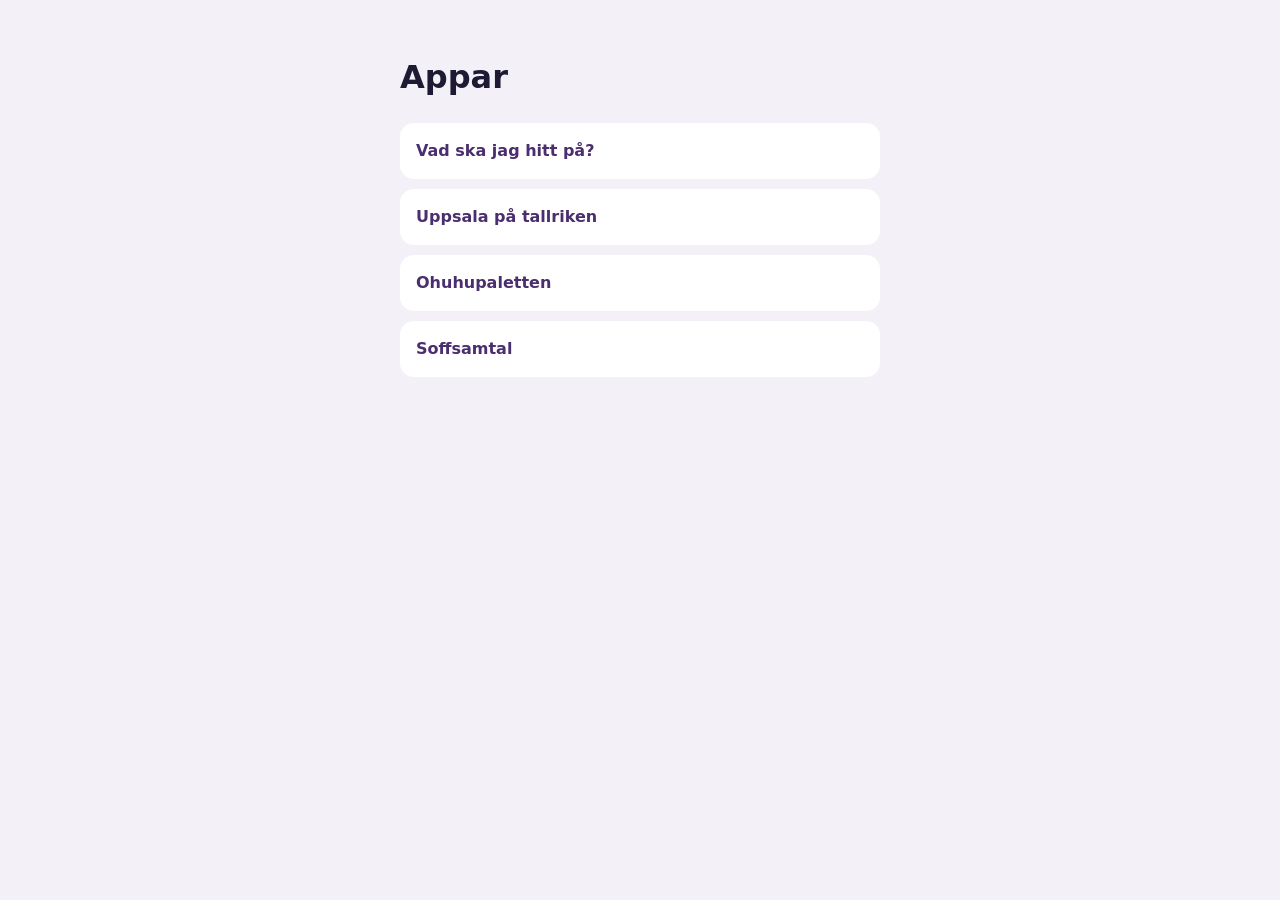
<file: index.html>
<!doctype html>
<html lang="sv"><head><meta charset="utf-8"><meta name="viewport" content="width=device-width,initial-scale=1">
<title>Appar</title>
<style>body{font:16px/1.5 system-ui,sans-serif;margin:0;padding:32px 16px;background:#F3F0F7;color:#1D1B33}main{max-width:480px;margin:0 auto}a{display:block;padding:16px;margin:10px 0;background:#fff;border-radius:14px;color:#4B2E6F;font-weight:600;text-decoration:none}</style>
</head><body><main><h1>Appar</h1>
<a href="hitt-pa/">Vad ska jag hitt på?</a>
<a href="tallriken/">Uppsala på tallriken</a>
<a href="ohuhupaletten/">Ohuhupaletten</a>
<a href="soffsamtal/">Soffsamtal</a>
</main></body></html>
</file>
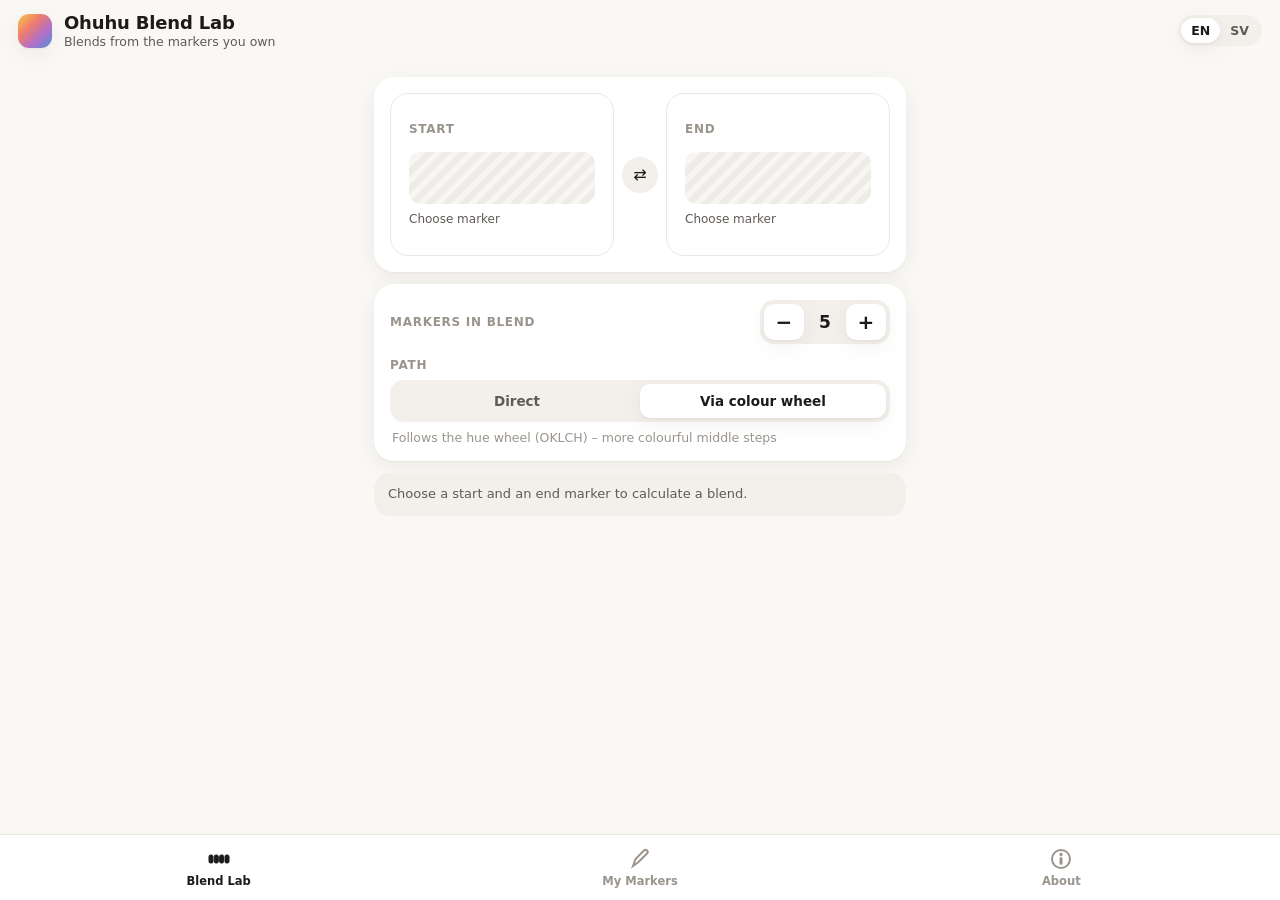
<file: blend-lab/index.html>
<!DOCTYPE html>
<html lang="en">
<head>
  <meta charset="utf-8">
  <meta name="viewport" content="width=device-width, initial-scale=1, viewport-fit=cover">
  <meta name="theme-color" content="#faf8f5">
  <title>Ohuhu Blend Lab</title>
  <link rel="manifest" href="manifest.webmanifest">
  <link rel="icon" href="icon-192.png">
  <link rel="apple-touch-icon" href="icon-192.png">
  <link rel="stylesheet" href="css/style.css">
</head>
<body>
  <header class="top">
    <div class="brand">
      <span class="mark" aria-hidden="true"></span>
      <div>
        <h1>Ohuhu Blend Lab</h1>
        <p id="tagline"></p>
      </div>
    </div>
    <div class="lang" role="group" aria-label="Language">
      <button data-lang="en">EN</button><button data-lang="sv">SV</button>
    </div>
  </header>

  <main id="main"></main>

  <nav class="tabs">
    <button data-view="blend"><svg viewBox="0 0 24 24"><rect x="2" y="8" width="4" height="8" rx="1.5"/><rect x="7.3" y="8" width="4" height="8" rx="1.5"/><rect x="12.6" y="8" width="4" height="8" rx="1.5"/><rect x="18" y="8" width="4" height="8" rx="1.5"/></svg><span data-t="navBlend"></span></button>
    <button data-view="markers"><svg viewBox="0 0 24 24"><path d="M5 19l2.5-7L16 3.5a2.1 2.1 0 013 3L10.5 15 5 19z" fill="none" stroke-width="2"/></svg><span data-t="navMarkers"></span></button>
    <button data-view="info"><svg viewBox="0 0 24 24"><circle cx="12" cy="12" r="9" fill="none" stroke-width="2"/><rect x="11" y="10.5" width="2" height="7" rx="1"/><circle cx="12" cy="7.5" r="1.3"/></svg><span data-t="navInfo"></span></button>
  </nav>

  <dialog id="sheet"><div class="sheet-body" id="sheetBody"></div></dialog>
  <div id="toast" role="status" aria-live="polite"></div>
  <input type="file" id="fileInput" accept=".json,.csv,application/json,text/csv,text/plain" hidden>

  <script type="module" src="js/app.js"></script>
  <script>if ("serviceWorker" in navigator) addEventListener("load", () => navigator.serviceWorker.register("sw.js").catch(() => {}));</script>
</body>
</html>
</file>
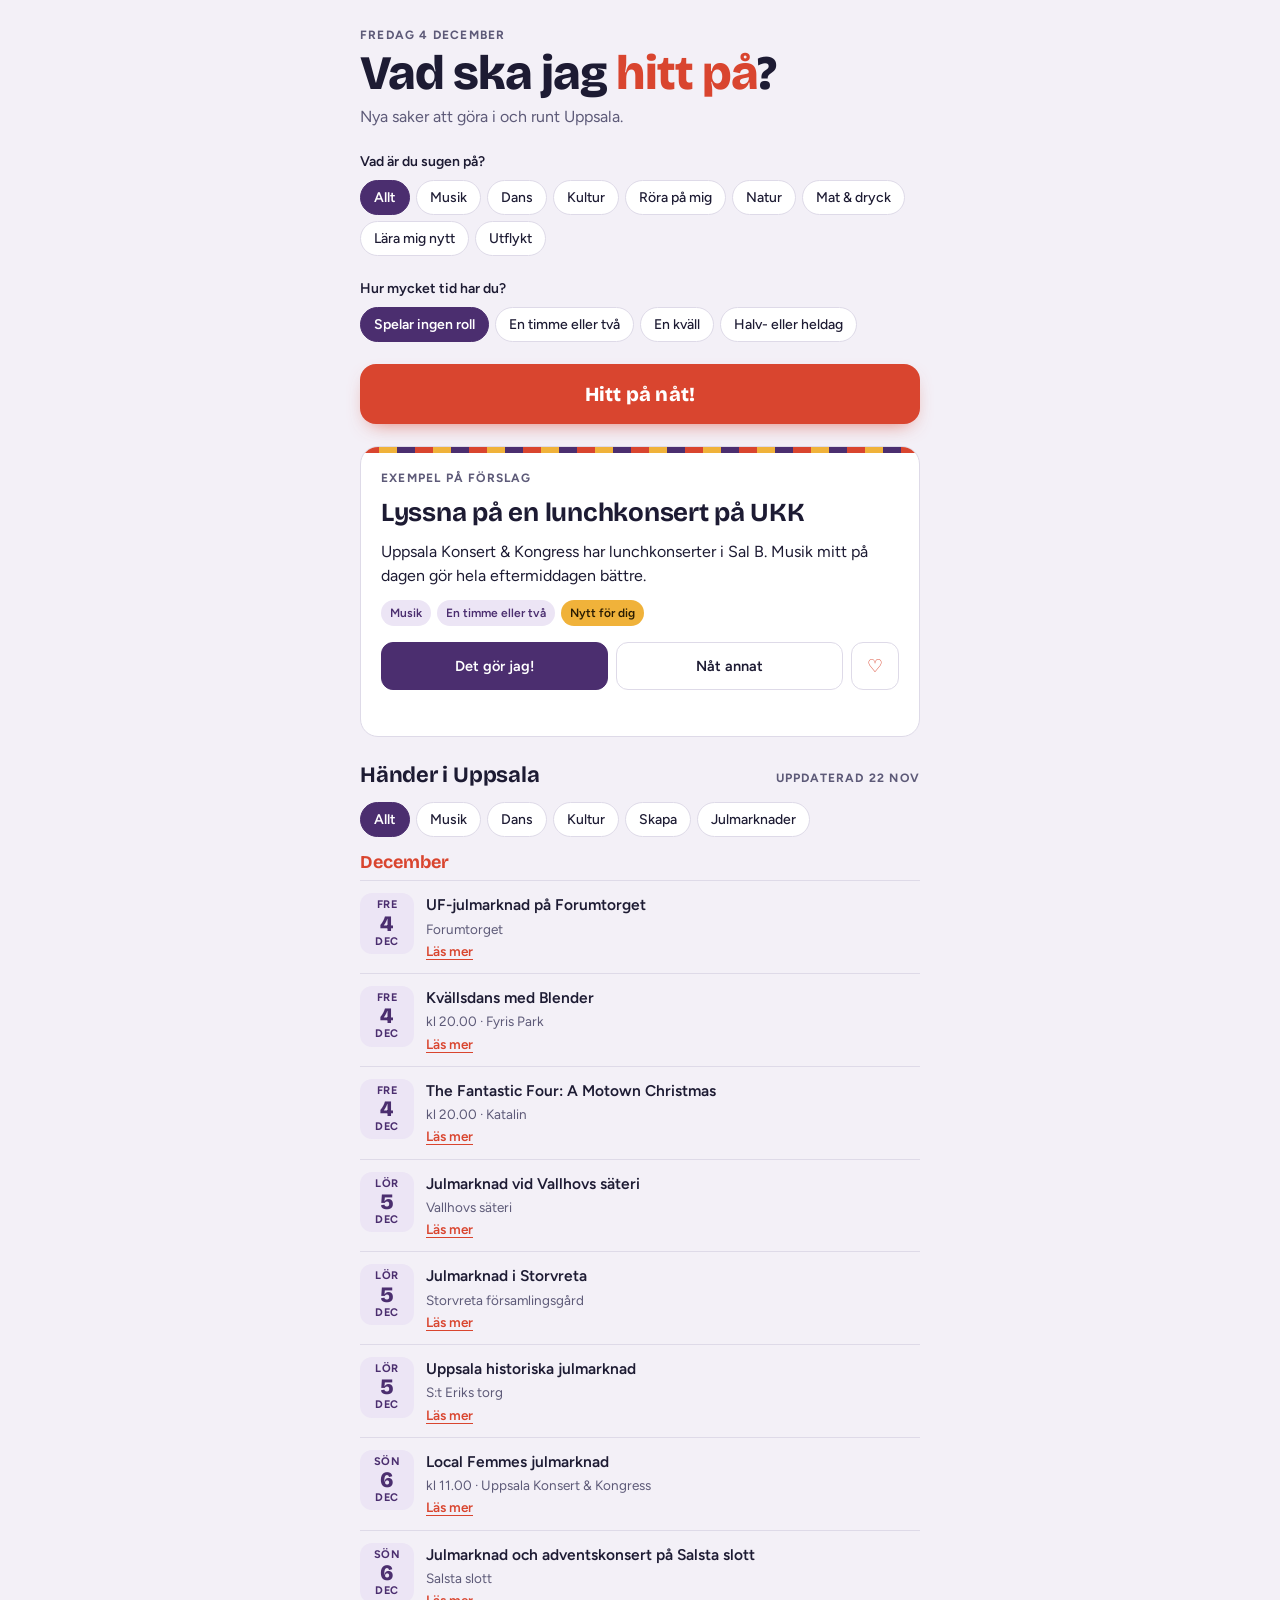
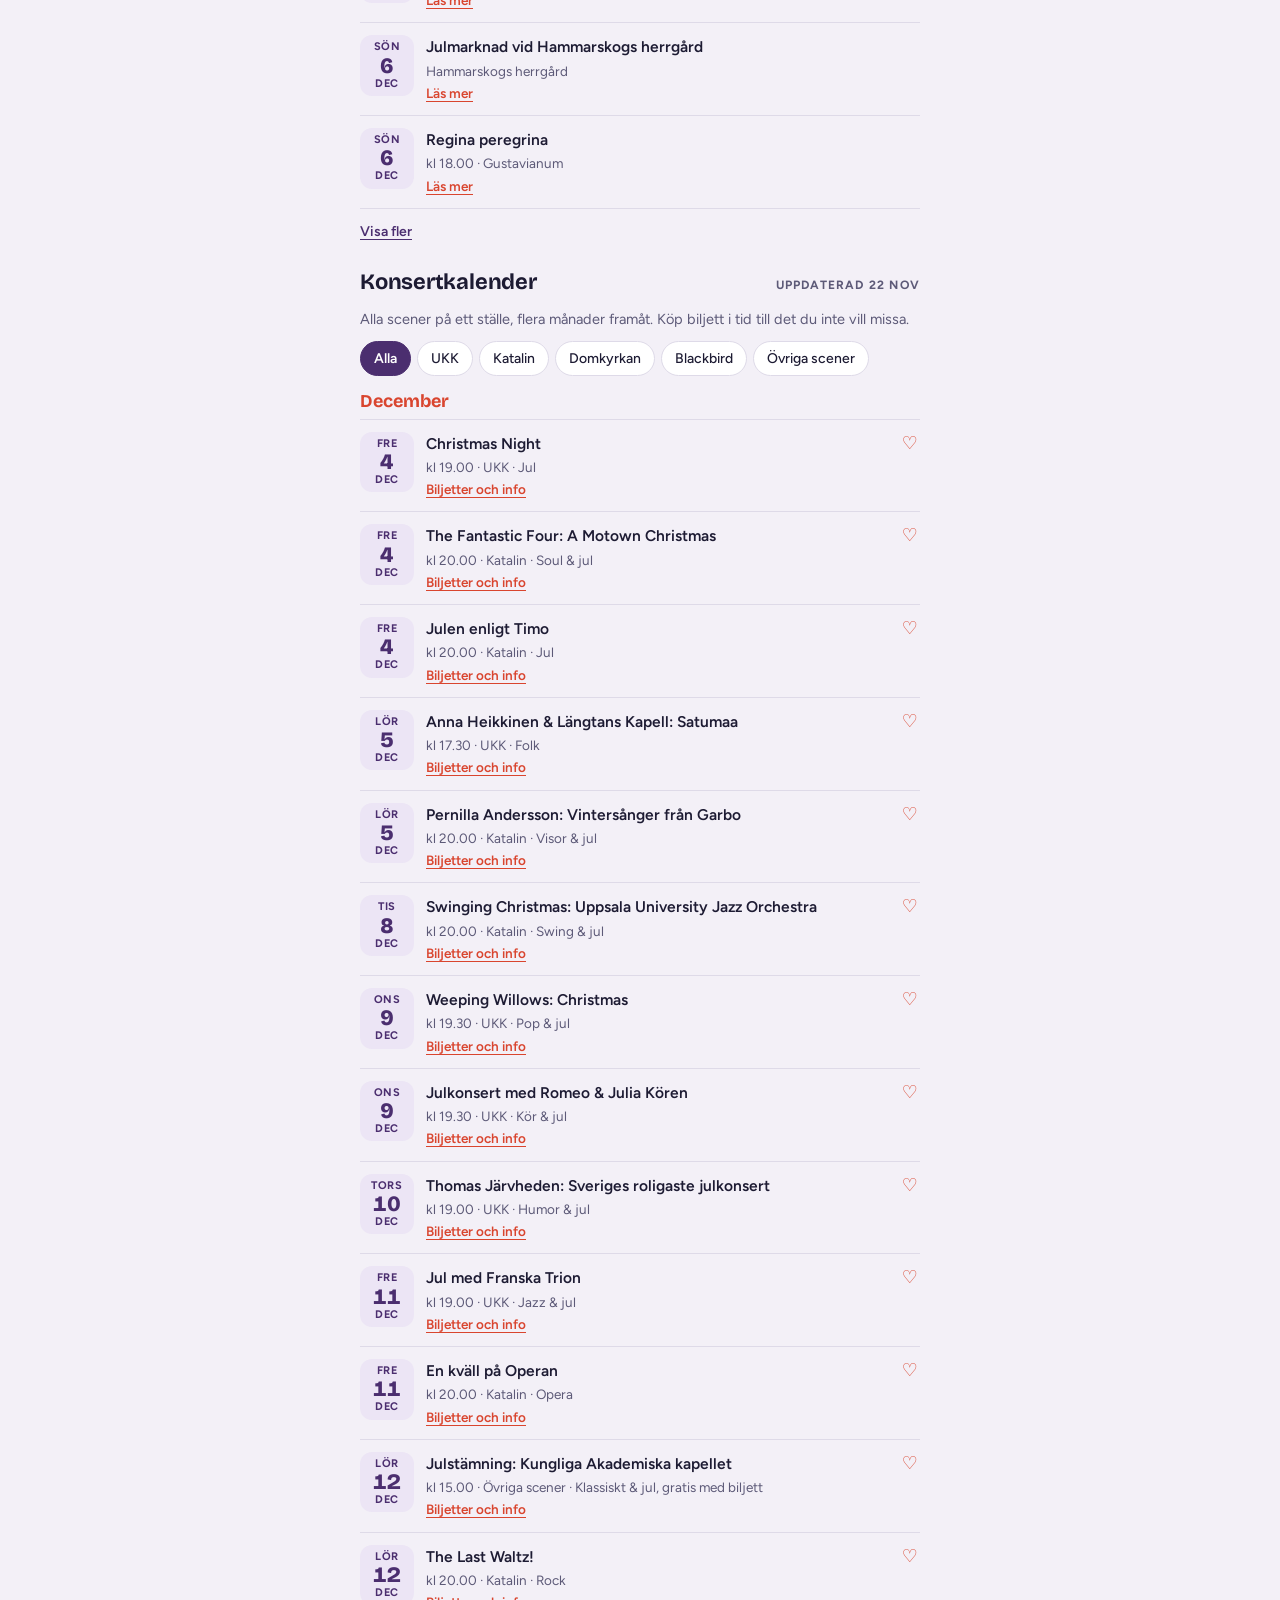
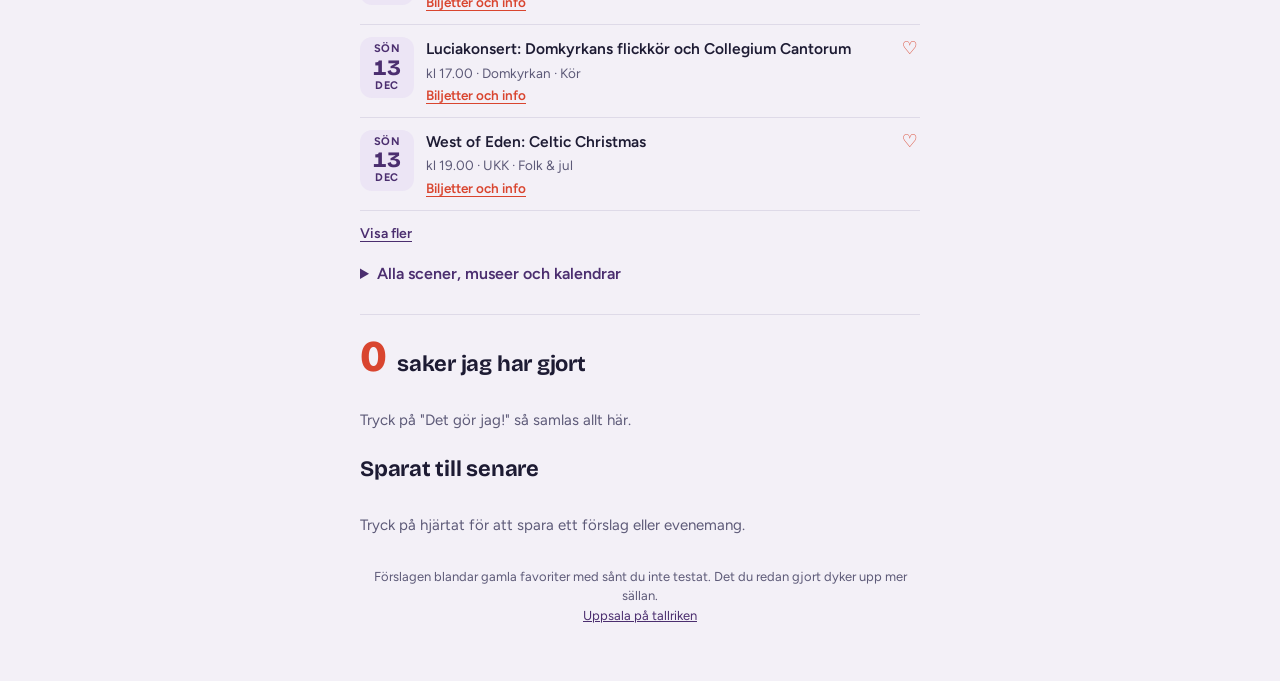
<file: hitt-pa/index.html>
<!doctype html>
<html lang="sv">
<head>
<meta charset="utf-8">
<meta name="viewport" content="width=device-width,initial-scale=1,viewport-fit=cover">
<title>Vad ska jag hitt på?</title>
<meta name="theme-color" content="#4B2E6F">
<meta name="description" content="Nya saker att göra i och runt Uppsala.">
<link rel="manifest" href="manifest.webmanifest">
<link rel="icon" href="icon-192.png" type="image/png">
<link rel="apple-touch-icon" href="icon-192.png">
<link rel="preconnect" href="https://fonts.googleapis.com">
<link rel="stylesheet" href="https://fonts.googleapis.com/css2?family=Bricolage+Grotesque:opsz,wght@12..96,500;12..96,700;12..96,800&family=Figtree:wght@400;500;600;700&display=swap">
<style>
html,body{margin:0}
:root{padding-top:env(safe-area-inset-top,0px);padding-bottom:env(safe-area-inset-bottom,0px)}

/* Layout: a dance-hall poster in a pocket. One column, chunky display type, a big red "Hitta på"-knapp as the beat. */
:root{
  --bg:#F3F0F7; --surface:#FFFFFF; --ink:#1D1B33; --muted:#5D5A78; --line:#DEDAE8;
  --beat:#D9452F; --beat-ink:#FFFFFF; --brass:#F0B23A; --plum:#4B2E6F; --plum-soft:#ECE5F5;
  --display:"Bricolage Grotesque", "Arial Rounded MT Bold", system-ui, sans-serif;
  --body:"Figtree", system-ui, -apple-system, "Segoe UI", sans-serif;
}
@media (prefers-color-scheme: dark){:root:not([data-theme="light"]){
  --bg:#141322; --surface:#1E1C31; --ink:#EEECF7; --muted:#A6A2C2; --line:#302D49;
  --beat:#F0634C; --beat-ink:#1A0B07; --brass:#F5C25E; --plum:#C7A8EE; --plum-soft:#2A2343; color-scheme:dark}}
:root[data-theme="dark"]{
  --bg:#141322; --surface:#1E1C31; --ink:#EEECF7; --muted:#A6A2C2; --line:#302D49;
  --beat:#F0634C; --beat-ink:#1A0B07; --brass:#F5C25E; --plum:#C7A8EE; --plum-soft:#2A2343; color-scheme:dark}
*{box-sizing:border-box}
body{background:var(--bg);color:var(--ink);font-family:var(--body);font-size:16px;line-height:1.5;
  padding-left:max(16px,env(safe-area-inset-left,0px));padding-right:max(16px,env(safe-area-inset-right,0px))}
.wrap{max-width:560px;margin:0 auto;padding-block:26px 56px;display:flex;flex-direction:column;gap:22px}
.eyebrow{font-size:12px;font-weight:700;letter-spacing:.1em;text-transform:uppercase;color:var(--muted);margin:0}
h1{font-family:var(--display);font-weight:800;font-size:clamp(34px,10vw,48px);line-height:.98;margin:6px 0 0;letter-spacing:-.02em;text-wrap:balance}
h1 span{color:var(--beat)}
.sub{margin:8px 0 0;color:var(--muted)}
h2{font-family:var(--display);font-weight:700;font-size:22px;margin:0;letter-spacing:-.01em;text-wrap:balance}
.group{display:flex;flex-direction:column;gap:8px}
.group > span{font-size:14px;font-weight:600}
.chips{display:flex;flex-wrap:wrap;gap:6px}
.chips button{border:1.5px solid var(--line);background:var(--surface);color:var(--ink);border-radius:999px;padding:8px 13px;font:500 14px var(--body);cursor:pointer}
.chips button[aria-pressed="true"]{background:var(--plum);border-color:var(--plum);color:var(--surface);font-weight:600}
.go{border:0;background:var(--beat);color:var(--beat-ink);font:800 20px var(--display);letter-spacing:.01em;padding:18px;border-radius:16px;cursor:pointer;
  box-shadow:0 8px 20px -10px color-mix(in srgb,var(--beat) 80%,transparent)}
.install{border:1.5px solid var(--plum);background:var(--surface);color:var(--plum);font:600 15px var(--body);padding:12px;border-radius:12px;cursor:pointer}
.go:active{transform:translateY(1px)}
button:focus-visible,a:focus-visible{outline:3px solid var(--brass);outline-offset:2px}
.card{background:var(--surface);border:1px solid var(--line);border-radius:18px;padding:22px 20px 18px;display:flex;flex-direction:column;gap:12px;position:relative;overflow:hidden}
.card::before{content:"";position:absolute;inset:0 0 auto;height:6px;background:repeating-linear-gradient(90deg,var(--beat) 0 18px,var(--brass) 18px 36px,var(--plum) 36px 54px)}
.card .what{font-family:var(--display);font-weight:700;font-size:26px;line-height:1.1;margin:0;text-wrap:balance}
.card .why{margin:0}
.tags{display:flex;flex-wrap:wrap;gap:6px}
.tag{font-size:12px;font-weight:600;padding:4px 9px;border-radius:99px;background:var(--plum-soft);color:var(--plum)}
.tag.new{background:var(--brass);color:#2A1C02}
.card a.more{color:var(--beat);font-weight:700;font-size:14.5px;text-underline-offset:3px}
.actions{display:grid;grid-template-columns:1fr 1fr auto;gap:8px;margin-top:4px}
.actions button{border-radius:12px;padding:12px 8px;font:600 14.5px var(--body);cursor:pointer;border:1.5px solid var(--line);background:var(--surface);color:var(--ink)}
.actions .yes{background:var(--plum);border-color:var(--plum);color:var(--surface)}
.actions .fav{width:48px;font-size:18px;color:var(--beat)}
.actions .fav[aria-pressed="true"]{background:var(--beat);border-color:var(--beat);color:var(--beat-ink)}
.toast{font-size:14px;color:var(--plum);font-weight:600;min-height:1.2em;margin:0}
.empty{color:var(--muted);font-size:15px;margin:0}
.events{display:flex;flex-direction:column;gap:10px}
.evhead{display:flex;justify-content:space-between;align-items:baseline;gap:12px;flex-wrap:wrap}
ul{list-style:none;margin:0;padding:0;display:flex;flex-direction:column}
li{display:flex;justify-content:space-between;gap:12px;padding:9px 0;border-bottom:1px solid var(--line);font-size:15px}
li span:first-child{min-width:0}
li .date{color:var(--muted);font-size:13px;white-space:nowrap;font-variant-numeric:tabular-nums}
li button{background:none;border:0;color:var(--plum);font:600 13px var(--body);cursor:pointer;white-space:nowrap}
.evmonth{font-family:var(--display);font-weight:700;font-size:18px;color:var(--beat);padding:16px 0 4px;border-bottom:1px solid var(--line);display:block}
.evmonth:first-child{padding-top:2px}
.ev{display:grid;grid-template-columns:54px 1fr;gap:12px;align-items:start;padding:12px 0}
.ev .day{background:var(--plum-soft);color:var(--plum);border-radius:12px;text-align:center;padding:6px 0;line-height:1.1}
.ev .day b{display:block;font-family:var(--display);font-weight:800;font-size:22px;font-variant-numeric:tabular-nums}
.ev .day small{display:block;font-size:11px;font-weight:700;letter-spacing:.06em;text-transform:uppercase}
.ev .info{min-width:0;display:flex;flex-direction:column;gap:2px}
.ev .info strong{font-weight:600;font-size:15.5px}
.ev .info span{color:var(--muted);font-size:13.5px}
.ev .info a{color:var(--beat);font-size:13.5px;font-weight:600;text-underline-offset:3px}
.more-ev{align-self:flex-start;background:none;border:0;color:var(--plum);font:600 14px var(--body);cursor:pointer;padding:4px 0;text-decoration:underline;text-underline-offset:3px}
.lists{display:flex;flex-direction:column;gap:14px;border-top:1px solid var(--line);padding-top:20px}
.countrow{display:flex;align-items:baseline;gap:10px}
.count{font-family:var(--display);font-weight:800;font-size:44px;line-height:1;color:var(--beat);font-variant-numeric:tabular-nums}
.kstatus{font-size:11px;font-weight:700;letter-spacing:.05em;text-transform:uppercase;color:var(--beat);margin-left:6px}
.ev .heart{background:none;border:0;color:var(--beat);font-size:18px;cursor:pointer;padding:0 2px;align-self:start}
.ev.k{grid-template-columns:54px 1fr auto}
.venues summary{cursor:pointer;font-weight:600;color:var(--plum);padding:6px 0}
.venues li{flex-direction:column;gap:2px}
.venues li a{color:var(--beat);font-weight:600;font-size:14px;text-underline-offset:3px}
.venues li span{color:var(--muted);font-size:13.5px}
.foot{font-size:13px;color:var(--muted);text-align:center;margin:8px 0 0}
@media (prefers-reduced-motion:no-preference){.card{animation:rise .3s ease-out}@keyframes rise{from{transform:translateY(8px)}to{transform:none}}}
</style>
</head>
<body>
<div class="wrap">
  <header>
    <p class="eyebrow" id="today">Idag</p>
    <h1>Vad ska jag <span>hitt på</span>?</h1>
    <p class="sub">Nya saker att göra i och runt Uppsala.</p>
  </header>

  <div class="group">
    <span id="l-cat">Vad är du sugen på?</span>
    <div class="chips" data-key="cat" role="group" aria-labelledby="l-cat">
      <button type="button" data-v="">Allt</button><button type="button" data-v="musik">Musik</button><button type="button" data-v="dans">Dans</button><button type="button" data-v="kultur">Kultur</button><button type="button" data-v="aktiv">Röra på mig</button><button type="button" data-v="natur">Natur</button><button type="button" data-v="mat">Mat & dryck</button><button type="button" data-v="lara">Lära mig nytt</button><button type="button" data-v="utflykt">Utflykt</button>
    </div>
  </div>
  <div class="group">
    <span id="l-tid">Hur mycket tid har du?</span>
    <div class="chips" data-key="tid" role="group" aria-labelledby="l-tid">
      <button type="button" data-v="0">Spelar ingen roll</button><button type="button" data-v="1">En timme eller två</button><button type="button" data-v="2">En kväll</button><button type="button" data-v="3">Halv- eller heldag</button>
    </div>
  </div>

  <button class="go" id="go" type="button">Hitt på nåt!</button>
  <button class="install" id="install" type="button" hidden>Lägg appen på hemskärmen</button>

  <section class="card" id="card" aria-live="polite">
    <p class="eyebrow" id="cardEyebrow">Exempel på förslag</p>
    <h2 class="what" id="what"></h2>
    <p class="why" id="why"></p>
    <div class="tags" id="tags"></div>
    <a class="more" id="more" href="#" target="_blank" rel="noopener" hidden>Läs mer och boka</a>
    <div class="actions">
      <button class="yes" id="yes" type="button">Det gör jag!</button>
      <button id="no" type="button">Nåt annat</button>
      <button class="fav" id="fav" type="button" aria-pressed="false" aria-label="Spara som favorit">♡</button>
    </div>
    <p class="toast" id="toast"></p>
  </section>

  <section class="events">
    <div class="evhead"><h2>Händer i Uppsala</h2><span class="eyebrow" id="updated">Uppdaterad 22 nov</span></div>
    <div class="chips" id="evfilter" role="group" aria-label="Filtrera evenemang">
      <button type="button" data-v="" aria-pressed="true">Allt</button><button type="button" data-v="musik" aria-pressed="false">Musik</button><button type="button" data-v="dans" aria-pressed="false">Dans</button><button type="button" data-v="kultur" aria-pressed="false">Kultur</button><button type="button" data-v="skapa" aria-pressed="false">Skapa</button><button type="button" data-v="marknad" aria-pressed="false">Julmarknader</button>
    </div>
    <ul id="evlist"></ul>
    <p class="empty" id="evEmpty" hidden>Inget inlagt i den här kategorin just nu.</p>
    <button class="more-ev" id="moreEv" type="button" hidden>Visa fler</button>
  </section>

  <section class="events" id="konserter">
    <div class="evhead"><h2>Konsertkalender</h2><span class="eyebrow" id="kUpdated">Uppdaterad 22 nov</span></div>
    <p class="empty" style="color:var(--muted);font-size:14.5px">Alla scener på ett ställe, flera månader framåt. Köp biljett i tid till det du inte vill missa.</p>
    <div class="chips" id="kfilter" role="group" aria-label="Filtrera scen"></div>
    <ul id="klist"></ul>
    <p class="empty" id="kEmpty" hidden>Inget inlagt för den här scenen just nu.</p>
    <button class="more-ev" id="moreK" type="button" hidden>Visa fler</button>
    <details class="venues"><summary>Alla scener, museer och kalendrar</summary><ul id="venues"></ul></details>
  </section>

  <section class="lists">
    <div class="countrow"><span class="count" id="count">0</span><h2>saker jag har gjort</h2></div>
    <ul id="done"></ul>
    <p class="empty" id="doneEmpty">Tryck på "Det gör jag!" så samlas allt här.</p>
    <h2 style="margin-top:8px">Sparat till senare</h2>
    <ul id="favs"></ul>
    <p class="empty" id="favEmpty">Tryck på hjärtat för att spara ett förslag eller evenemang.</p>
  </section>

  <p class="foot">Förslagen blandar gamla favoriter med sånt du inte testat. Det du redan gjort dyker upp mer sällan.<br><a href="../tallriken/" style="color:var(--plum)">Uppsala på tallriken</a></p>
</div>

<script>
/* Aktiviteter: [titel, beskrivning, kategori, tid 1=timme 2=kväll 3=halv/heldag, månader?]
   kategori: musik | dans | kultur | aktiv | natur | mat | lara | utflykt */
const A=[
// Musik
["Gå på jazz på Katalin","Klubbkväll i gamla godsmagasinet vid stationen. Kolla programmet och ta en drink vid scenen.","musik",2],
["Lyssna på en lunchkonsert på UKK","Uppsala Konsert & Kongress har lunchkonserter i Sal B. Musik mitt på dagen gör hela eftermiddagen bättre.","musik",1],
["Gå på konsert i Domkyrkan","Orgel, körer och julkonserter i Sveriges högsta kyrkorum. Ofta gratis eller billigt.","musik",1],
["Se en spelning på Blackbird","Liten scen, nära artisterna. Välj något du inte hört förut.","musik",2],
["Gå på en studentkör- eller orkesterkonsert","Universitetets körer och orkestrar ger konserter hela terminen, ofta till låga priser.","musik",2],
["Gå på öppen scen","Leta upp en open mic i stan och lyssna på folk som vågar. Kanske vågar du nästa gång?","musik",2],
["Köp biljett till en artist du aldrig sett live","Bläddra i UKK:s eller Katalins program och välj någon helt på måfå.","musik",2],
["Sjung i en kör en termin","Uppsala har massor av körer, från gospel till pop. Många tar in nya sångare i januari och augusti.","musik",2],
["Gå på konsert i en nationssal","Nationerna har klubbar och konserter. Kolla vilka som är öppna för alla.","musik",2],
["Lyssna på vinyl i en skivaffär","Gå in, be om ett tips och lyssna i hörlurarna. Köp en skiva om något fastnar.","musik",1],
["Gör en egen bugglista","Tjugo låtar som får dig att vilja dansa. Spela den i köket.","musik",1],

// Dans
["Gå på dans på Fyris Park","Dansbandsdans med liveband flera gånger i veckan, både dagdans och kvällsdans.","dans",2],
["Gå på torsdagsdans med UBSS","Uppsala Bugg & Swing Society har socialdans på torsdagar i Granebergsparken. Bara dans, inget krav på partner.","dans",2],
["Gå en fortsättningskurs i bugg","Lär dig nya turer och få flyt. UBSS och studieförbund har kurser varje termin.","dans",2],
["Prova lindy hop","Swingens vilda kusin. En prova-på-kväll räcker för att se om det fastnar.","dans",2],
["Prova west coast swing","Långsammare och mer flytande än bugg, och funkar till modern musik.","dans",2],
["Gå en kurs i salsa","Ett helt annat sätt att röra höfterna. Det finns kurser och socialdanser i Uppsala.","dans",2],
["Prova linedance","Ingen partner behövs, bara boots om du vill. Roligt och lätt att komma in i.","dans",2],
["Gå på en dansresa en helg","Dansbanor och buggläger runt om i landet. Packa dansskorna och åk iväg.","dans",3],
["Åk på dans i en folkpark utanför stan","Kolla danslogen.se och hitta en dans i en bygdegård eller folkpark i länet.","dans",3],
["Prova bugg till ett nytt band","Välj en kväll med ett band du inte dansat till förut.","dans",2],
["Prova en klass i zumba eller dansfitness","Svettigt, glatt och inga steg du måste kunna i förväg.","dans",1],

// Kultur
["Se en föreställning på Uppsala stadsteater","Välj en pjäs du inte vet något om och låt dig överraskas.","kultur",2],
["Gå på Uppsala konstmuseum","I slottet. Gå på en visning eller en kväll med konst och bar.","kultur",1],
["Besök Bror Hjorths hus","Konstnärens hem och ateljé, fullt av färg och folkkonst.","kultur",1],
["Gå på Gustavianum","Universitetets museum med den anatomiska teatern under kupolen.","kultur",1],
["Gå på Upplandsmuseet","Landskapets historia vid Fyrisån, ofta med bra tillfälliga utställningar.","kultur",1],
["Gå på History and Bar på slottet","Kvällar med historia och en drink i Uppsala slott.","kultur",2],
["Se en film på Fyrisbiografen","En av Sveriges äldsta biografer, med europeisk film, festivaler och regissörssamtal.","kultur",2],
["Gå på bio med regissörssamtal","Fyrisbiografen och Slottsbiografen har ibland visningar med samtal efteråt. Kolla programmet.","kultur",2],
["Gå på stand-up på en pub","Klubbar som Fyris Comedy kör på pubar och små scener. Ta en öl och skratta.","kultur",2],
["Gå på pubquiz","Många pubar i stan har quiz en vardagskväll. Gå med kompisar eller bilda lag på plats.","mat",2],
["Lyssna på livemusik på en pub","Trubadurer, jazz och coverband spelar på pubar och nationer. Fråga vad som händer i helgen.","musik",2],
["Gå på en kafékonsert","Kaféer och bokhandlar har ibland små konserter eller uppläsningar. Håll utkik på anslagstavlan.","musik",1],
["Se en film på Slottsbiografen","En av Uppsalas gamla biografer. Välj en film du annars aldrig skulle välja.","kultur",2],
["Gå på en föreläsning på universitetet","Universitetet har öppna föreläsningar för alla. Välj ett ämne du inte kan något om.","kultur",2],
["Gå på stand-up","Kolla vad som går på UKK eller små scener. Skratt är bra träning också.","kultur",2],
["Gå på Gamla Uppsala museum","Högarna, vikingarna och kungsgården. Gå runt ute efteråt.","kultur",3],
["Gå på en guidad stadsvandring","Lär dig något nytt om stan du bor i.","kultur",1],
["Gå på en vernissage","Gallerier har ofta öppna vernissager med vin och folk. Gratis och trevligt.","kultur",1],

// Röra på mig
["Bada på Fyrishov","Simma, åk vattenrutschkana eller sitt i bastun.","aktiv",2],
["Prova padel","Boka en bana med någon, eller gå med i ett mixat spel för nybörjare.","aktiv",1],
["Prova bouldering","Klättring utan rep i en klätterhall. Nybörjarvänligt och roligt.","aktiv",1],
["Åk skridskor","Fyrishov och utomhusbanor i stan, eller långfärdsskridsko med guide när isen lagt sig.","aktiv",2,[12,1,2]],
["Spela discgolf","Det finns banor i och runt Uppsala. Låna eller köp några discar.","aktiv",2,[4,5,6,7,8,9,10]],
["Hyr en kanot på Fyrisån","Paddla genom stan och se den från vattnet.","aktiv",3,[5,6,7,8,9]],
["Cykla till Gamla Uppsala","En fin runda längs vägar och åkrar. Fika vid högarna.","aktiv",2,[4,5,6,7,8,9,10]],
["Prova ett nytt gruppass","Spinning, yoga, cirkelträning eller något du aldrig gjort.","aktiv",1],
["Gå på en löparträff","Löpargrupper i Uppsala springer tillsammans i olika tempon.","aktiv",1],
["Prova bågskytte","Många klubbar har prova-på. Fokus, lugn och lite tävlingsinstinkt.","aktiv",2],
["Prova golf på en drivingrange","Hyr klubbor och slå en hink bollar.","aktiv",1,[4,5,6,7,8,9,10]],

// Natur
["Gå i Hågadalen–Nåsten","Naturreservat precis i stan med skog, hagar och kullar.","natur",2],
["Gå i Lunsen","Stort skogsområde söder om Uppsala med stigar och myrar.","natur",3],
["Åk till Fjällnora","Sjö, skog och friluftsområde. Bada på sommaren, åk skidor eller gå på vintern.","natur",3],
["Gå en etapp på Upplandsleden","Vandringsled genom hela landskapet. Välj en etapp och ta med matsäck.","natur",3],
["Gå i Botaniska trädgården","Tropiska växthuset är grönt och varmt även i november.","natur",1],
["Gå i Linnéträdgården","Linnés egen trädgård mitt i stan, bäst under växtsäsongen.","natur",1,[5,6,7,8,9]],
["Gå längs Ekoln vid Sunnersta","Promenera längs Mälarviken och se solnedgången.","natur",2],
["Plocka svamp eller bär","Ta med en korg och åk ut i skogen runt Uppsala.","natur",3,[7,8,9,10]],
["Gå en fågelpromenad","Ta med kikare till en våtmark och se vad som flyger förbi.","natur",2],
["Grilla korv ute en vinterdag","Ta med termos och korv och leta upp en grillplats. Gör en eld.","natur",2,[11,12,1,2,3]],

// Mat & dryck
["Ät lunch i Saluhallen","Saluhallen vid ån har flera ställen. Välj något du aldrig ätit.","mat",1],
["Gå på vinprovning","Lär dig smaka och prata om vin med andra.","mat",2],
["Gå en matlagningskurs","Thai, pasta, surdeg eller indiskt. Lär dig något nytt i köket med andra.","mat",2],
["Testa en ny restaurang varje månad","Välj en mat du aldrig provat och boka bord.","mat",2],
["Gå på afternoon tea","Lyxa till en vanlig eftermiddag med scones och te.","mat",1],
["Ta en ölprovning på ett bryggeri","Uppsala har mikrobryggerier. Prova något nytt.","mat",2],
["Fika på ett kafé du aldrig varit på","Uppsala är fullt av kaféer. Välj ett nytt varje gång.","mat",1],
["Bjud hem folk på middag","Laga något nytt och bjud några du vill lära känna bättre.","mat",2],

// Lära sig nytt
["Boka en workshop i keramikmålning","Kaleido vid centralstationen har workshops i måleri på keramik som man bokar på egen hand eller med vänner.","lara",2],
["Prova kroki eller figurteckning","Folkuniversitetet och studieförbunden har kvällskurser i att teckna människor. Ingen förkunskap behövs.","lara",2],
["Gå på en målarkväll med vin","Sip and paint-kvällar där en ledare visar steg för steg. Kolla kurser.se eller Billetto.","lara",2],
["Prova smyckestillverkning","Silversmide eller pärlsmycken på en kvällskurs. Du går hem med något du gjort själv.","lara",2],
["Gå till ett stickcafé","Stickträffar på kaféer, bibliotek och i kyrkor. Ta med garn och fika.","lara",1],
["Gå på en öppen ateljé","Konstnärer öppnar sina ateljéer ibland. Prata med konstnären om hur verken blir till.","kultur",1],
["Gå en keramikkurs","Dreja eller handbygg. Händerna i leran är meditation.","lara",2],
["Prova målning eller kroki","Kvällskurser i studieförbund. Ingen förkunskap behövs.","lara",2],
["Lär dig ett nytt språk","Italienska, spanska eller något oväntat. Kvällskurs eller app.","lara",2],
["Gå en fotokurs","Lär dig ta bättre bilder med mobilen eller kameran.","lara",2],
["Prova smideskurs eller träslöjd","Gör något med händerna som håller i många år.","lara",3],
["Lär dig spela ukulele","Lätt att komma igång med, och du kan spela på fester inom ett par veckor.","lara",1],
["Gå en kurs i vinterbad","Lär dig vinterbada säkert med andra. Bastu efteråt.","lara",2,[11,12,1,2,3]],
["Prova improvisationsteater","Lekfullt och roligt. Bra för modet och skrattmusklerna.","lara",2],

// Utflykter
["Åk till Sigtuna","Sveriges äldsta stad. Ruiner, kaféer och promenad längs Mälaren.","utflykt",3],
["Besök Skoklosters slott","Barockslott vid Mälaren med fantastiska samlingar.","utflykt",3,[5,6,7,8,9]],
["Åk till Wiks slott","Medeltida borg vid Ekoln. Gå runt i parken.","utflykt",3],
["Åk till Ulva kvarn","Hantverksby vid Fyrisån norr om stan. Fika och titta på hantverk.","utflykt",2],
["Åk till Österbybruk och Lövstabruk","Gamla bruksorter i norra Uppland med vackra herrgårdsmiljöer.","utflykt",3],
["Åk tåg till Stockholm på museum","Tåget går snabbt. Välj ett museum du aldrig varit på.","utflykt",3],
["Gå på teater eller konsert i Stockholm","Ta kvällståget hem. Dramaten, Konserthuset eller en jazzklubb.","utflykt",3],
["Åk till Gävle eller Västerås en dag","Ny stad, nya kaféer, samma tåg.","utflykt",3],
["Åk på dansweekend","Leta upp ett buggläger eller en dansresa och anmäl dig.","utflykt",3],
["Åk till Åland en helg","Båt från Kapellskär. Cykla, ät gott och andas havsluft.","utflykt",3,[5,6,7,8,9]],
];

/* Evenemang: [datum, tid, titel, beskrivning, plats, kategori musik|dans|kultur, länk] */
const E=[
["2026-11-21","10:00","Ulva julmarknad","Julmarknad i hantverksbyn vid Fyrisån, kl 10–16 både lördag och söndag.","Ulva kvarn","marknad","https://www.ulvakvarn.com/ulva-julmarknad/"],
["2026-11-21","","Julmarknad på Kaleido","Konsthantverkarnas julbutik vid centralstationen, öppen fram till 5 januari.","Kaleido konsthantverk","marknad","https://destinationuppsala.se/event/julmarknad-pa-kaleido/"],
["2026-11-28","11:00","Historisk julmarknad i Gamla Uppsala","Hantverk med historisk koppling vid högarna, kl 11–16 både lördag och söndag.","Gamla Uppsala museum","marknad","https://destinationuppsala.se/event/historisk-julmarknad-i-gamla-uppsala-2026/"],
["2026-11-28","11:00","Julmarknad på Skoklosters slott","Julmarknad på barockslottet vid Mälaren, kl 11–16 lördag och söndag.","Skoklosters slott","marknad","https://skoklostersslott.se/en/visit-us/christmas-market"],
["2026-11-28","","Ull i Upplands julmarknad","Julmarknad med ull och hantverk.","Övre Slotts","marknad","https://destinationuppsala.se/event/ull-i-upplands-julmarknad/"],
["2026-11-28","","Julmarknad på chokladfabriken","Julmarknad hos Vegan Delights chokladfabrik.","Vegan Delights","marknad","https://destinationuppsala.se/event/julmarknad-pa-chokladfabriken-2026/"],
["2026-12-04","","UF-julmarknad på Forumtorget","Unga entreprenörer säljer sina produkter, 4–5 december.","Forumtorget","marknad","https://destinationuppsala.se/event/uf-julmarknad-pa-forumtorget-2026/"],
["2026-12-05","","Julmarknad vid Vallhovs säteri","Julmarknad på säteriet, 5–6 december.","Vallhovs säteri","marknad","https://destinationuppsala.se/event/julmarknad-vid-vallhovs-sateri-2026/"],
["2026-12-05","","Julmarknad i Storvreta","Julmarknad vid församlingsgården.","Storvreta församlingsgård","marknad","https://destinationuppsala.se/event/julmarknad-vid-storvreta-forsamlingsgard-2026/"],
["2026-12-06","","Julmarknad och adventskonsert på Salsta slott","Julmarknad och konsert på slottet i norra Uppland.","Salsta slott","marknad","https://destinationuppsala.se/event/julmarknad-och-adventskonsert-pa-salsta-slott-2026/"],
["2026-12-06","","Julmarknad vid Hammarskogs herrgård","Julmarknad på herrgården vid Ekoln.","Hammarskogs herrgård","marknad","https://destinationuppsala.se/event/julmarknad-vid-hammarskogs-herrgard/"],
["2026-12-12","","Lantlig julmarknad på Ekbolanda gård","Julmarknad på landet, 12–13 december.","Ekbolanda gård","marknad","https://destinationuppsala.se/event/lantlig-julmarknad-pa-ekbolanda-gard/"],
["2026-11-17","20:00","Moonica Mac","Spelning i den mindre jazzklubbsdelen på Katalin.","Katalin and all that jazz","musik","https://stadsevent.se/uppsala/evenemang/katalin-and-all-that-jazz/35324/moonica-mac"],
["2026-11-18","19:00","Kvinnor och äppelträd","Dans och teater på Gottsunda Dans & Teater.","Gottsunda Dans & Teater","kultur","https://stadsevent.se/uppsala/evenemang/gottsunda-dans-och-teater/52692/kvinnor-och-äppelträd"],
["2026-11-16","13:00","Hantverkskafé i Lötenkyrkan","Sy, laga, sticka och fika tillsammans. Måndagar kl 13–15 fram till 14 december.","Lötenkyrkan","skapa","https://www.svenskakyrkan.se/uppsala/skapande-verksamhet"],
["2026-11-17","17:15","Allt ljus på Uppsala: mod och tålamod","Föreläsning och frågestund om årets ljusfestival. Fri entré.","Gustavianum","kultur","https://www.uu.se/download/18.35ade9931a01f5dd38b136ba/1787643719738/H%C3%B6stprogram%202026.pdf"],
["2026-11-19","13:00","Hantverksträff i Sankt Pers kyrka","Eget skapande med fika, torsdagar kl 13–15.","Sankt Pers kyrka","skapa","https://www.svenskakyrkan.se/uppsala/skapande-verksamhet"],
["2026-11-19","13:00","Dagdans med Micke Ahlgrens","Dansbandsdans på eftermiddagen, kl 13–17.","Fyris Park","dans","https://www.danslogen.se/dansprogram/lan/uppsala"],
["2026-11-19","19:30","Pyjamasparty på torsdagsdansen","UBSS socialdans i pyjamas, kl 19.30–21.30.","Granebergsparken","dans","https://ubss.se/pyjamasparty-pa-torsdagsdansen/"],
["2026-11-20","12:15","Lunchkonsert: Enkel, vacker, öm","Lunchkonsert i Sal B.","Uppsala Konsert & Kongress","musik","https://stadsevent.se/uppsala/evenemang/uppsala-konsert-och-kongress-sal-b/31978/lunchkonsert-enkel-vacker-öm"],
["2026-11-20","19:30","Hansson de Wolfe United","Kultbandet live i Stora salen.","Uppsala Konsert & Kongress","musik","https://stadsevent.se/uppsala/evenemang/uppsala-konsert-och-kongress-stora-salen/9271/hansson-de-wolfe-united"],
["2026-11-20","20:00","Kvällsdans med Allstars","Dansbandsdans kl 20–24.","Fyris Park","dans","https://www.danslogen.se/dansprogram/lan/uppsala"],
["2026-11-21","09:30","Julstök i keramikverkstaden","Gör egen julkeramik hos ABF, kl 9.30–12.30. Anmälan krävs.","ABF Uppsala","skapa","https://www.abf.se/aros/kurs/keramik-julstok-kl-930-1230-2111-uppsala-3920543/"],
["2026-11-21","20:00","Uppsala Blues Festival","Bluesfestival på Katalin.","Katalin","musik","https://stadsevent.se/uppsala/evenemang/katalin-uppsala/38741/uppsala-blues-festival"],
["2026-11-22","16:00","Niklas Strömstedt: Tyck om mig","Eftermiddagskonsert i Stora salen.","Uppsala Konsert & Kongress","musik","https://stadsevent.se/uppsala/evenemang/uppsala-konsert-och-kongress-stora-salen/10287/niklas-strömstedt-tyck-om-mig"],
["2026-11-26","12:00","Broderi drop-in med Vaksalabrodöserna","Kom en eller flera gånger och brodera, kl 12–15. Även 10 december.","Vaksala kyrkcentrum","skapa","https://www.svenskakyrkan.se/uppsala/skapande-verksamhet"],
["2026-11-26","18:00","History and Bar: Nordens modernaste fästning?","Historia och bar på slottet.","Uppsala slott","kultur","https://stadsevent.se/uppsala/evenemang/uppsala-slottshistoriska/29389/history-and-bar-nordens-modernaste-fästning"],
["2026-11-26","19:00","City Lights med Uppsala Kammarorkester","Kammarorkestern i Stora salen.","Uppsala Konsert & Kongress","musik","https://stadsevent.se/uppsala/evenemang/uppsala-konsert-och-kongress-stora-salen/24955/city-lights-uppsala-kammarorkester"],
["2026-11-26","20:00","Den Svenska Björnstammen","Popkonsert, spelas även 27 nov.","Katalin and all that jazz","musik","https://stadsevent.se/uppsala/evenemang/katalin-and-all-that-jazz/22600/den-svenska-björnstammen"],
["2026-11-26","18:00","Konst & bar: grafik och keramik","Konst och en drink en torsdagskväll.","Uppsala","kultur","https://stadsevent.se/uppsala/evenemang/annan-plats/52990/konst-och-bar-grafik-och-keramik"],
["2026-11-28","","Julmarknad i Ulleråker","Gratis julmarknad med dansbana, musik och eldshow i Solglimtsparken.","Solglimtsparken, Ulleråker","marknad","https://gratisuppsala.se/events/julmarknad-i-ulleraker-2026/"],
["2026-11-28","","Julmarknad i Kopphagen","Julmarknad med dansbana och eldshow vid festplatsen i Länna.","Kopphagen, Länna","marknad","https://gratisuppsala.se/events/julmarknad-i-kopphagen-november2026/"],
["2026-11-28","19:00","Kvällsdans med Black Jack","Dansbandsdans kl 19–23.","Fyris Park","dans","https://www.danslogen.se/dansprogram/lan/uppsala"],
["2026-11-28","21:00","Nostalgiklubben","Klubbkväll med gamla hits på Flustret.","Flustret","dans","https://stadsevent.se/uppsala/evenemang/flustret/53246/nostalgiklubben"],
["2026-11-29","15:00","Gud och garn: stick- och virkträff","Sticka och virka tillsammans, för nybörjare och vana, kl 15–17.","Eriksbergskyrkan","skapa","https://www.svenskakyrkan.se/uppsala/skapande-verksamhet"],
["2026-11-29","15:00","Nötknäpparen","International Festival Ballet dansar Tjajkovskijs julklassiker.","Uppsala Konsert & Kongress","kultur","https://stadsevent.se/uppsala/evenemang/uppsala-konsert-och-kongress-stora-salen/37738/nötknäpparen-med-international-festival-ballet"],
["2026-12-01","18:00","Kvällsöppet på Gustavianum","Föreläsning om doft och minne kl 18 och minikonsert med Uppsalakören Sorella kl 19.","Gustavianum","kultur","https://www.uu.se/download/18.35ade9931a01f5dd38b136ba/1787643719738/H%C3%B6stprogram%202026.pdf"],
["2026-12-02","20:00","Amanda Ginsburg: Det är jul nu igen","Jazzig julkonsert.","Katalin and all that jazz","musik","https://stadsevent.se/uppsala/evenemang/katalin-and-all-that-jazz/21124/amanda-ginsburg-det-är-jul-nu-igen"],
["2026-12-03","19:30","Seinabo Sey","Konsert i Stora salen.","Uppsala Konsert & Kongress","musik","https://stadsevent.se/uppsala/evenemang/uppsala-konsert-och-kongress-stora-salen/20170/seinabo-sey"],
["2026-12-04","20:00","Kvällsdans med Blender","Dansbandsdans kl 20–24.","Fyris Park","dans","https://www.danslogen.se/dansprogram/lan/uppsala"],
["2026-12-04","20:00","The Fantastic Four: A Motown Christmas","Motown och jul, perfekt att dansa till.","Katalin","musik","https://stadsevent.se/uppsala/evenemang/katalin/18518/the-fantastic-four-a-motown-christmas-uppsala"],
["2026-12-05","","Uppsala historiska julmarknad","Historisk julmarknad på S:t Eriks torg, även 6 december.","S:t Eriks torg","marknad","https://destinationuppsala.se/event/uppsala-historiska-julmarknad-2026/"],
["2026-12-06","11:00","Local Femmes julmarknad","Gratis julmarknad med lokala hantverkare och småföretagare.","Uppsala Konsert & Kongress","marknad","https://ukk.se/local-femmes-julmarknad-2026/"],
["2026-12-06","18:00","Regina peregrina","Musikalisk vandring genom museet med musik från drottning Kristinas hov. 200 kr, boka via museum.gust@uu.se.","Gustavianum","musik","https://www.uu.se/gustavianum/kalendarium/arkiv/2026-12-06-regina-peregrina"],
["2026-12-08","20:00","Swinging Christmas","Universitetets jazzorkester spelar jul i Benny Goodman-anda. 100 kr.","Katalin and all that jazz","musik","https://www.uu.se/uppsala-university-jazz-orchestra/evenemang/arkiv/2026-12-08-swinging-christmas---in-a-clarinettistic-tone"],
["2026-12-09","18:30","Jul med Cirkus Cirkör","Julbord med cirkus. Spelas även 10 dec.","Uppsala Konsert & Kongress","kultur","https://stadsevent.se/uppsala/evenemang/uppsala-konsert-och-kongress-restaurangen-sal-d/39969/jul-med-cirkus-cirkör-årets-mest-oväntade-julbord"],
["2026-12-10","19:30","Sista torsdagsdansen för terminen","UBSS socialdans i Granebergsparken, kl 19.30–21.30.","Granebergsparken","dans","https://ubss.se/kommande-aktiviteter-hosten-2026/"],
["2026-12-12","15:00","Julstämning med Akademiska kapellet","Gratis julkonsert med klassisk jul och film- och tv-musik. Biljett krävs via Billetto.","Universitetsaulan","musik","https://www.uu.se/akademiska-kapellet/evenemang/arkiv/2026-12-12-julstamning"],
["2026-12-12","19:00","Kvällsdans med Voize","Dansbandsdans kl 19–23.","Fyris Park","dans","https://www.danslogen.se/dansprogram/lan/uppsala"],
["2026-12-12","20:00","The Last Waltz!","Hyllning till den klassiska konserten.","Katalin","musik","https://stadsevent.se/uppsala/evenemang/katalin/27909/the-last-waltz"],
["2026-12-13","17:00","Luciakonsert i Domkyrkan","Domkyrkans flickkör och Collegium Cantorum. Även kl 19.30.","Uppsala domkyrka","musik","https://stadsevent.se/uppsala/evenemang/uppsala-domkyrka/52193/uppsala-domkyrkas-flickkör-och-collegium-cantorum-luciakonsert"],
["2026-12-18","20:00","Kvällsdans med Callinaz","Dansbandsdans kl 20–24.","Fyris Park","dans","https://www.danslogen.se/dansprogram/lan/uppsala"],
["2026-12-19","19:30","Blackbird Swingin' Christmas","Swing och jul på Blackbird.","Blackbird","musik","https://stadsevent.se/uppsala/evenemang/blackbird/42587/blackbird-swingin-christmas"],
["2026-12-20","17:00","Banna Sona Band Christmas Edition","Jazzig julkonsert i UKK.","Uppsala Konsert & Kongress","musik","https://ukk.se/banna-sona-band-christmas-edition/"],
["2027-01-05","17:00","Trettondagsafton","Klassisk nyårskonsert på trettondagsafton.","Uppsala Konsert & Kongress","musik","https://ukk.se/trettondagsafton-2027/"],
["2027-01-21","13:00","Dagdans med Junix","Första dansbandsdansen efter nyår, kl 13–17.","Fyris Park","dans","https://www.danslogen.se/dansprogram/lan/uppsala"],
["2027-01-28","19:00","Copland och Beethoven","Uppsala Kammarorkester i Stora salen.","Uppsala Konsert & Kongress","musik","https://ukk.se/copland-och-beethoven-uppsala-kammarorkester/"],
["2027-01-29","12:15","Lunchkonsert: Judy Garland","Karin Grönberg sjunger Judy Garland mitt på dagen.","Uppsala Konsert & Kongress","musik","https://ukk.se/lunchkonsert-judy-garland/"],
["2027-01-30","19:00","Januarikalaset med Jacke Sjödin","Show med musik, humor och gäster.","Uppsala Konsert & Kongress","kultur","https://ukk.se/januarikalaset-2027-jacke-sjodin-med-gaster/"],
["2027-01-31","19:30","Ane Brun","Ane Brun på turné med nya skivan.","Uppsala Konsert & Kongress","musik","https://ukk.se/ane-brun-i-thought-we-were-the-same-tour/"],
];

/* Konsertkalender: [datum, tid, titel, scen, genre, länk, status] · scen: ukk|katalin|teater|domkyrkan|blackbird|ovrigt · status: ""|"slut" */
const K=[
["2026-11-17","20:00","Moonica Mac","katalin","Pop","https://stadsevent.se/uppsala/evenemang/katalin-and-all-that-jazz/35324/moonica-mac",""],
["2026-11-19","19:00","GROOVE","ukk","Dans & cirkus","https://ukk.se/groove/",""],
["2026-11-19","19:30","Ana Moura","ukk","Fado & folk","https://ukk.se/ana-moura/",""],
["2026-11-20","12:15","Lunchkonsert: Enkel, vacker, öm","ukk","Jazz","https://ukk.se/lunchkonsert-enkel-vacker-om-2026/","slut"],
["2026-11-20","19:30","Hansson de Wolfe United","ukk","Pop & rock","https://ukk.se/hansson-de-wolfe-united/",""],
["2026-11-20","20:00","En kväll på Operan","katalin","Opera","https://stadsevent.se/uppsala/evenemang/katalin-uppsala/29374/en-kväll-på-operan",""],
["2026-11-20","20:00","Hardline","katalin","Rock","https://stadsevent.se/uppsala/evenemang/katalin-and-all-that-jazz/17321/hardline",""],
["2026-11-21","16:00","Carte Blanche: Trio X med hemliga gäster","ukk","Jazz, fri entré","https://ukk.se/carte-blanche-trio-x-med-hemliga-gaster-nov-2026/",""],
["2026-11-21","19:30","Per Andersson: Kardborreshowen","ukk","Humor","https://ukk.se/per-andersson-kardborreshowen-2026/",""],
["2026-11-21","19:30","Aron","blackbird","Pop","https://stadsevent.se/uppsala/evenemang/blackbird/33141/aron",""],
["2026-11-21","20:00","Uppsala Blues Festival","katalin","Blues","https://stadsevent.se/uppsala/evenemang/katalin-uppsala/38741/uppsala-blues-festival",""],
["2026-11-22","16:00","Niklas Strömstedt: Tyck om mig","ukk","Pop & rock","https://ukk.se/niklas-stromstedt-tyck-om-mig-nov/",""],
["2026-11-22","16:00","Poste Restante","ukk","Klassiskt","https://ukk.se/poste-restante-22-11/","slut"],
["2026-11-22","","Candlelight: Tribute to Queen and The Beatles","teater","Konsert i levande ljus","https://feverup.com/m/655617/en",""],
["2026-11-22","","Candlelight: The Best of Hans Zimmer","teater","Konsert i levande ljus","https://feverup.com/m/655963/en",""],
["2026-11-26","19:00","City Lights: Uppsala Kammarorkester","ukk","Klassiskt","https://ukk.se/city-lights-uppsala-kammarorkester/",""],
["2026-11-26","20:00","Mia Karlsson: Coming Home Tour","katalin","Pop","https://stadsevent.se/uppsala/evenemang/katalin/32583/mia-karlsson-coming-home-tour-2026",""],
["2026-11-26","20:00","Den Svenska Björnstammen","katalin","Pop","https://stadsevent.se/uppsala/evenemang/katalin-and-all-that-jazz/22600/den-svenska-björnstammen",""],
["2026-11-27","20:00","Den Svenska Björnstammen","katalin","Pop","https://stadsevent.se/uppsala/evenemang/katalin-and-all-that-jazz/25314/den-svenska-björnstammen",""],
["2026-11-27","21:00","Evigt Edvin: Edvin Törnblom","ukk","Humor","https://ukk.se/evigt-edvin-edvin-tornblom-3/",""],
["2026-11-28","20:00","Pepperbyrds på Katalins bakficka","katalin","Pop","https://stadsevent.se/uppsala/evenemang/katalin-uppsala/50150/pepperbyrds-på-katalins-bakficka",""],
["2026-11-29","15:00","Nötknäpparen","ukk","Balett","https://ukk.se/notknapparen/",""],
["2026-11-30","19:00","Christmas in Ireland","ukk","Jul & folk","https://ukk.se/christmas-in-ireland/",""],
["2026-12-02","19:00","Drottningens virtuoser","ovrigt","Klassiskt, Uppsala slott","https://stadsevent.se/uppsala/evenemang/uppsala-slottshistoriska/32141/konsert-drottningens-virtuoser",""],
["2026-12-02","20:00","Amanda Ginsburg: Det är jul nu igen","katalin","Jazz & jul","https://stadsevent.se/uppsala/evenemang/katalin-and-all-that-jazz/21124/amanda-ginsburg-det-är-jul-nu-igen",""],
["2026-12-03","20:00","Fröken Elvis jul","katalin","Rock & jul","https://stadsevent.se/uppsala/evenemang/katalin-and-all-that-jazz/11609/fröken-elvis-jul",""],
["2026-12-04","19:00","Christmas Night","ukk","Jul","https://ukk.se/christmas-night/",""],
["2026-12-04","20:00","The Fantastic Four: A Motown Christmas","katalin","Soul & jul","https://stadsevent.se/uppsala/evenemang/katalin/18518/the-fantastic-four-a-motown-christmas-uppsala",""],
["2026-12-04","20:00","Julen enligt Timo","katalin","Jul","https://stadsevent.se/uppsala/evenemang/katalin/32907/julen-enligt-timo-uppsala",""],
["2026-12-05","17:30","Anna Heikkinen & Längtans Kapell: Satumaa","ukk","Folk","https://ukk.se/anna-heikkinen-langtans-kapell/",""],
["2026-12-05","20:00","Pernilla Andersson: Vintersånger från Garbo","katalin","Visor & jul","https://stadsevent.se/uppsala/evenemang/katalin-and-all-that-jazz/41157/pernilla-andersson-vintersånger-från-garbo",""],
["2026-12-08","20:00","Swinging Christmas: Uppsala University Jazz Orchestra","katalin","Swing & jul","https://www.uu.se/uppsala-university-jazz-orchestra/evenemang/arkiv/2026-12-08-swinging-christmas---in-a-clarinettistic-tone",""],
["2026-12-09","19:30","Weeping Willows: Christmas","ukk","Pop & jul","https://ukk.se/weeping-willows-christmas/",""],
["2026-12-09","19:30","Julkonsert med Romeo & Julia Kören","ukk","Kör & jul","https://ukk.se/julkonsert-med-romeo-julia-koren-2/",""],
["2026-12-10","19:00","Thomas Järvheden: Sveriges roligaste julkonsert","ukk","Humor & jul","https://ukk.se/thomas-jarvheden-sveriges-roligaste-julkonsert/",""],
["2026-12-11","19:00","Jul med Franska Trion","ukk","Jazz & jul","https://ukk.se/jul-med-franska-trion-2026/",""],
["2026-12-11","20:00","En kväll på Operan","katalin","Opera","https://stadsevent.se/uppsala/evenemang/katalin-uppsala/30491/en-kväll-på-operan",""],
["2026-12-12","20:00","The Last Waltz!","katalin","Rock","https://stadsevent.se/uppsala/evenemang/katalin/27909/the-last-waltz",""],
["2026-12-12","15:00","Julstämning: Kungliga Akademiska kapellet","ovrigt","Klassiskt & jul, gratis med biljett","https://www.uu.se/akademiska-kapellet/evenemang/arkiv/2026-12-12-julstamning",""],
["2026-12-13","17:00","Luciakonsert: Domkyrkans flickkör och Collegium Cantorum","domkyrkan","Kör","https://stadsevent.se/uppsala/evenemang/uppsala-domkyrka/52193/uppsala-domkyrkas-flickkör-och-collegium-cantorum-luciakonsert",""],
["2026-12-13","19:00","West of Eden: Celtic Christmas","ukk","Folk & jul","https://ukk.se/west-of-eden-celtic-christmas-2026/",""],
["2026-12-13","19:30","Arvingarna: Klart det ska bli jul, igen!","ukk","Dansband & jul","https://ukk.se/arvingarna-klart-det-ska-bli-jul-igen/",""],
["2026-12-14","19:00","Schola Cantorum: Luciakonsert","domkyrkan","Kör","https://stadsevent.se/uppsala/evenemang/uppsala-domkyrka/50607/schola-cantorum-luciakonsert",""],
["2026-12-16","20:00","Valter Nilsson","katalin","Pop","https://stadsevent.se/uppsala/evenemang/katalin-and-all-that-jazz/41048/valter-nilsson",""],
["2026-12-17","19:00","Julkonsert med Arméns musikkår","ukk","Klassiskt & jul","https://ukk.se/julkonsert-med-armens-musikkar/",""],
["2026-12-18","19:00","Anders Ekborg: En stilla jul","ovrigt","Jul, Missionskyrkan","https://stadsevent.se/uppsala/evenemang/missionskyrkan-uppsala/47929/anders-ekborg-en-stilla-jul",""],
["2026-12-19","19:00","Hans Zimmers musik: Lords of the Sound","ukk","Filmmusik","https://ukk.se/hans-zimmers-musik-spelad-av-lords-of-the-sound/",""],
["2026-12-19","19:30","Blackbird Swingin' Christmas","blackbird","Swing & jul","https://stadsevent.se/uppsala/evenemang/blackbird/42587/blackbird-swingin-christmas",""],
["2026-12-20","17:00","Banna Sona Band Christmas Edition","ukk","Jazz & jul","https://ukk.se/banna-sona-band-christmas-edition/",""],
["2027-01-05","17:00","Trettondagsafton","ukk","Klassiskt","https://ukk.se/trettondagsafton-2027/",""],
["2027-01-24","16:00","Poste Restante","ukk","Klassiskt","https://ukk.se/poste-restante-24-1/",""],
["2027-01-28","19:00","Copland och Beethoven: Uppsala Kammarorkester","ukk","Klassiskt","https://ukk.se/copland-och-beethoven-uppsala-kammarorkester/",""],
["2027-01-29","12:15","Lunchkonsert: Judy Garland","ukk","Jazz","https://ukk.se/lunchkonsert-judy-garland/",""],
["2027-01-30","19:00","Januarikalaset: Jacke Sjödin med gäster","ukk","Show","https://ukk.se/januarikalaset-2027-jacke-sjodin-med-gaster/",""],
["2027-01-31","19:30","Ane Brun","ukk","Pop","https://ukk.se/ane-brun-i-thought-we-were-the-same-tour/",""],
["2027-02-04","19:30","The Dire Straits Experience","ukk","Rock","https://ukk.se/the-dire-straits-experience/",""],
["2027-02-05","19:00","Nour El Refai: Glows in the dark","ukk","Humor","https://ukk.se/nour-el-refai-glows-in-the-dark/",""],
["2027-02-06","19:30","The Very Best of Thin Lizzy","ukk","Rock","https://ukk.se/the-very-best-of-thin-lizzy/",""],
["2027-02-11","19:00","Molly Hammar: Livsvittne","ukk","Pop & soul","https://ukk.se/molly-hammar/",""],
["2027-02-12","19:30","Tommy Körberg: Unplugged","ukk","Pop","https://ukk.se/tommy-korberg-unplugged-2027/",""],
["2027-02-13","19:30","Kim Wilde: The Singles Tour","ukk","Pop","https://ukk.se/kim-wilde-the-singles-tour-2027/",""],
["2027-02-18","19:00","Korngolds violinkonsert: Uppsala Kammarorkester","ukk","Klassiskt","https://ukk.se/korngolds-violinkonsert-uppsala-kammarorkester/",""],
["2027-02-19","19:00","Orsa spelmän, Tina Ahlin & Bengan Janson","ukk","Folk","https://ukk.se/orsa-spelman-tina-ahlin-bengan-janson/",""],
["2027-02-20","19:30","Nannes jubileumsshow: Här är jag!","ukk","Pop","https://ukk.se/nannes-jubileumsshow/",""],
["2027-02-24","19:00","Klas Kalas: Klas Hallberg 30 år på scen","ukk","Humor","https://ukk.se/klas-kalas-klas-hallberg-best-of-30-ar-pa-scen/",""],
["2027-02-25","20:00","Jesper Rönndahl och Marie Agerhäll","ukk","Humor","https://ukk.se/jesper-ronndahl-och-marie-agerhall/","slut"],
["2027-02-27","17:00","No Business Like Show Business","ukk","Musikal","https://ukk.se/no-business-like-show-business/",""],
["2027-02-28","16:00","Poste Restante","ukk","Klassiskt","https://ukk.se/poste-restante-28-2/",""],
["2027-02-28","19:30","Jethro Tull: The Curiosity Tour","ukk","Rock","https://ukk.se/jethro-tull-the-curiosity-tour/",""],
["2027-03-03","19:00","Night of Famous Musicals","ukk","Musikal","https://ukk.se/night-of-famous-musicals/",""],
["2027-03-05","19:30","Laleh: Jag såg hur vi var stjärnor","ukk","Pop","https://ukk.se/laleh-varturne-2027-jag-sag-hur-vi-var-stjarnor-2/",""],
["2027-03-05","20:00","Merit Hemmingson: Jazzhörnan","ukk","Jazz","https://ukk.se/merit-hemmingson/",""],
["2027-03-06","19:30","Laleh: Jag såg hur vi var stjärnor","ukk","Pop","https://ukk.se/laleh-varturne-2027-jag-sag-hur-vi-var-stjarnor/",""],
["2027-03-12","19:30","Marika och klimakteriet","ukk","Humor","https://ukk.se/marika-och-klimakteriet-2027/",""],
["2027-03-18","19:00","Bästa Byström: Uppsala Kammarorkester","ukk","Klassiskt","https://ukk.se/basta-bystrom-uppsala-kammarorkester/",""],
["2027-03-24","20:30","The Rock Orchestra by Candlelight","ukk","Rock","https://ukk.se/the-rock-orchestra-by-candlelight/",""],
["2027-03-28","16:00","BRUNOZ: Bruno Mitsogiannis","ukk","Pop & humor","https://ukk.se/brunoz-en-konsert-med-bruno-mitsogiannis/",""],
["2027-04-02","19:30","Angélique Kidjo & Youssou N'Dour","ukk","Världsmusik","https://ukk.se/angelique-kidjo-youssou-ndour/",""],
["2027-04-04","18:00","Euskefeurat: Maränger och surdeg","ukk","Visor & humor","https://ukk.se/euskefeurat-maranger-och-surdeg/",""],
["2027-04-09","20:00","Björn Rosenström: 30 jävla år","ukk","Pop & humor","https://ukk.se/bjorn-rosenstrom-30-javla-ar/",""],
["2027-04-10","21:30","Labyrint","ukk","Pop","https://ukk.se/labyrint/",""],
["2027-04-18","16:00","Poste Restante","ukk","Klassiskt","https://ukk.se/poste-restante-18-4/",""],
["2027-04-29","19:00","Valborg: Uppsala Kammarorkester","ukk","Klassiskt","https://ukk.se/valborg-uppsala-kammarorkester/",""],
["2027-05-08","","The Orb","katalin","Elektroniskt","https://www.songkick.com/venues/2467809-katalin-uppsala",""],
["2027-05-20","19:00","Tjajkovskijs pianokonsert: Uppsala Kammarorkester","ukk","Klassiskt","https://ukk.se/tjajkovskijs-pianokonsert-uppsala-kammarorkester/",""],
];

const CAT={marknad:"Marknad",skapa:"Skapa & prova på",musik:"Musik",dans:"Dans",kultur:"Kultur",aktiv:"Röra på mig",natur:"Natur",mat:"Mat & dryck",lara:"Lära mig nytt",utflykt:"Utflykt"};
const TID=["","En timme eller två","En kväll","Halv- eller heldag"];
const WD=["sön","mån","tis","ons","tors","fre","lör"], MO=["jan","feb","mars","april","maj","juni","juli","aug","sep","okt","nov","dec"];
const months=["januari","februari","mars","april","maj","juni","juli","augusti","september","oktober","november","december"];
const days=["Söndag","Måndag","Tisdag","Onsdag","Torsdag","Fredag","Lördag"];
const $=id=>document.getElementById(id);
const now=new Date();
const state={cat:"",tid:0};
let current=null, recent=[], evCat="", evShowAll=false;

function load(k,d){try{return JSON.parse(localStorage.getItem(k))??d}catch(e){return d}}
function save(k,v){try{localStorage.setItem(k,JSON.stringify(v))}catch(e){}}
let done=load("jhp-done",[]), favs=load("jhp-favs",[]);

function evDate(e){return new Date(e[0]+"T"+(e[1]||"12:00")+":00")}
function upcoming(){const t0=new Date();t0.setHours(0,0,0,0);return E.filter(e=>evDate(e)>=t0).sort((a,b)=>evDate(a)-evDate(b))}
function evLabel(e){const d=evDate(e);return WD[d.getDay()]+" "+d.getDate()+" "+MO[d.getMonth()]+(e[1]?" kl "+e[1].replace(":","."):"")}
function evAsActivity(e){const a=[e[2],e[3],e[5]==="skapa"?"lara":e[5]==="marknad"?"kultur":e[5],2];a.ev=e;return a}
function timesDone(t){return done.filter(x=>x.t===t).length}

$("today").textContent=days[now.getDay()]+" "+now.getDate()+" "+months[now.getMonth()];

document.querySelectorAll(".group .chips").forEach(g=>{
  const key=g.dataset.key;
  g.querySelectorAll("button").forEach((b,i)=>{
    b.setAttribute("aria-pressed",i===0);
    b.addEventListener("click",()=>{
      state[key]=key==="tid"?+b.dataset.v:b.dataset.v;
      g.querySelectorAll("button").forEach(x=>x.setAttribute("aria-pressed",x===b));
    });
  });
});

function pick(){
  const m=now.getMonth()+1;
  const soon=upcoming().filter(e=>evDate(e)-now<14*864e5).map(evAsActivity);
  const base=A.filter(a=>!a[4]||a[4].includes(m)).concat(soon);
  const tests=[
    a=>(!state.cat||a[2]===state.cat)&&(!state.tid||a[3]===state.tid),
    a=>(!state.cat||a[2]===state.cat)&&(!state.tid||a[3]<=state.tid),
    a=>(!state.cat||a[2]===state.cat),
  ];
  for(const t of tests){
    let pool=base.filter(t).filter(a=>!recent.includes(a[0]));
    if(!pool.length) pool=base.filter(t);
    if(!pool.length) continue;
    /* Nytt väger tyngre: aldrig gjort = 3 lotter, gjort = 1 */
    const bag=[]; pool.forEach(a=>{const w=timesDone(a[0])?1:3;for(let i=0;i<w;i++)bag.push(a)});
    return bag[Math.floor(Math.random()*bag.length)];
  }
  return base[Math.floor(Math.random()*base.length)];
}

function show(a,isExample){
  current=a;
  recent.push(a[0]); if(recent.length>15) recent.shift();
  const card=$("card"); card.style.animation="none"; card.offsetHeight; card.style.animation="";
  $("cardEyebrow").textContent=isExample?"Exempel på förslag":a.ev?"Händer "+evLabel(a.ev):"Ditt förslag";
  $("what").textContent=a[0];
  $("why").textContent=a[1];
  $("more").hidden=!a.ev&&!a.link; if(a.ev){$("more").href=a.ev[6];$("more").textContent="Läs mer och boka"} else if(a.link){$("more").href=a.link;$("more").textContent="Öppna i Uppsala på tallriken"}
  $("tags").innerHTML="";
  const tags=[[CAT[a[2]],""]];
  if(a.ev) tags.push([a.ev[4],""]); else tags.push([TID[a[3]],""]);
  if(!timesDone(a[0])) tags.push(["Nytt för dig","new"]);
  tags.forEach(([t,c])=>{const s=document.createElement("span");s.className="tag "+c;s.textContent=t;$("tags").appendChild(s)});
  const isFav=favs.includes(a[0]);
  $("fav").setAttribute("aria-pressed",isFav); $("fav").textContent=isFav?"♥":"♡";
  $("toast").textContent="";
}

const cheers=["Härligt! Ha så kul.","Snyggt, det blir bra.","Kör hårt!","Nu händer det grejer.","Bra val!"];
$("go").addEventListener("click",()=>show(pick()));
$("no").addEventListener("click",()=>show(pick()));
$("yes").addEventListener("click",()=>{
  if(!current) return;
  const d=new Date();
  done.unshift({t:current[0],d:d.getDate()+" "+MO[d.getMonth()]});
  save("jhp-done",done); render(); show(current); recent.pop();
  $("toast").textContent=cheers[Math.floor(Math.random()*cheers.length)];
});
$("fav").addEventListener("click",()=>{
  if(!current) return;
  const i=favs.indexOf(current[0]);
  if(i>-1) favs.splice(i,1); else favs.unshift(current[0]);
  save("jhp-favs",favs); show(current); recent.pop(); render();
});

function findItem(t){const ev=E.find(x=>x[2]===t);if(A.find(x=>x[0]===t))return A.find(x=>x[0]===t);if(ev)return evAsActivity(ev);const k=K.find(x=>x[2]===t);return k&&kAsActivity(k)}
function render(){
  $("count").textContent=done.length;
  $("done").innerHTML=""; $("doneEmpty").hidden=done.length>0;
  done.slice(0,30).forEach(x=>{
    const li=document.createElement("li");
    li.innerHTML='<span></span><span class="date"></span>';
    li.children[0].textContent=x.t; li.children[1].textContent=x.d;
    $("done").appendChild(li);
  });
  $("favs").innerHTML="";
  const fl=favs.map(findItem).filter(Boolean);
  $("favEmpty").hidden=fl.length>0;
  fl.forEach(a=>{
    const li=document.createElement("li");
    li.innerHTML='<span></span><button type="button">Visa</button>';
    li.children[0].textContent=a[0]+(a.ev?" ("+evLabel(a.ev)+")":"");
    li.children[1].addEventListener("click",()=>{show(a);window.scrollTo({top:$("card").offsetTop-20,behavior:"smooth"})});
    $("favs").appendChild(li);
  });
}

function renderEvents(){
  const all=upcoming().filter(e=>!evCat||e[5]===evCat);
  const lim=new Date();lim.setDate(lim.getDate()+62);const inRange=all.filter(e=>evDate(e)<=lim);const list=evShowAll?all:inRange.slice(0,10);
  $("evEmpty").hidden=all.length>0; $("evlist").innerHTML="";
  $("moreEv").hidden=all.length<=list.length||evShowAll;
  let lastM=-1;
  list.forEach(e=>{
    const d=evDate(e);
    if(d.getMonth()!==lastM){lastM=d.getMonth();const h=document.createElement("li");h.className="evmonth";h.textContent=months[lastM].charAt(0).toUpperCase()+months[lastM].slice(1);$("evlist").appendChild(h)}
    const li=document.createElement("li"); li.className="ev";
    li.innerHTML='<div class="day"><small></small><b></b><small></small></div><div class="info"><strong></strong><span></span><a target="_blank" rel="noopener">Läs mer</a></div>';
    const sm=li.querySelectorAll(".day small"); sm[0].textContent=WD[d.getDay()]; sm[1].textContent=MO[d.getMonth()];
    li.querySelector("b").textContent=d.getDate();
    li.querySelector("strong").textContent=e[2];
    li.querySelector(".info span").textContent=(e[1]?"kl "+e[1].replace(":",".")+" · ":"")+e[4];
    li.querySelector("a").href=e[6];
    $("evlist").appendChild(li);
  });
}
$("evfilter").querySelectorAll("button").forEach(b=>b.addEventListener("click",()=>{
  evCat=b.dataset.v; evShowAll=false;
  $("evfilter").querySelectorAll("button").forEach(x=>x.setAttribute("aria-pressed",x===b));
  renderEvents();
}));
$("moreEv").addEventListener("click",()=>{evShowAll=true;renderEvents()});

/* Konsertkalender */
const SC={ukk:"UKK",katalin:"Katalin",teater:"Stadsteatern",domkyrkan:"Domkyrkan",blackbird:"Blackbird",ovrigt:"Övriga scener"};
const VENUES=[
 ["Uppsala Konsert & Kongress","Stora salen, Sal B och lunchkonserter","https://ukk.se/program-och-biljetter/kalendarium/"],
 ["Katalin","Rock, pop, blues och jazz vid stationen","https://www.katalin.com/"],
 ["Uppsala stadsteater","Teater, musikal och konserter","https://www.uppsalastadsteater.se/"],
 ["Reginateatern","Teater, dans och gästspel","https://www.reginateatern.se/"],
 ["Uppsala domkyrka","Orgel, körer och julkonserter","https://www.svenskakyrkan.se/uppsaladomkyrka/konserter"],
 ["Parksnäckan","Sommarscen i Stadsträdgården, programmet släpps på våren","https://destinationuppsala.se/event-kategori/konsert/"],
 ["Fyris Park","Dansbandsdanser","https://www.danslogen.se/dansprogram/lan/uppsala"],
 ["Universitetets konserter","Akademiska kapellet, körer och jazzorkester","https://www.uu.se/"],
 ["Fyrisbiografen","Kvalitetsfilm, festivaler och regissörssamtal","http://www.fyrisbiografen.com/"],
 ["Slottsbiografen","Fristående film och kortfilmsfestivalen","http://www.slottsbio.com/"],
 ["Filmstaden och Nordisk Film Bio","Premiärer, IMAX och 4DX","https://destinationuppsala.se/en/activities/cinema/"],
 ["Gustavianum","Universitetets museum, föreläsningar och kvällsöppet","https://www.uu.se/gustavianum"],
 ["Upplandsmuseet","Landskapets historia, helgprogram och visningar","https://www.upplandsmuseet.se/besok-oss/KalenderUpplandsmuseet/"],
 ["Uppsala konstmuseum","Utställningar, visningar och kvällar med konst och bar","https://konstmuseum.uppsala.se/"],
 ["Bror Hjorths hus","Konstnärshem och utställningar","https://brorhjorthshus.se/"],
 ["Gratis Uppsala","Gratisevenemang i hela stan","https://gratisuppsala.se/"],
 ["Allt som händer i Uppsala","Destination Uppsalas samlade kalender","https://destinationuppsala.se/event/"],
];
let kScen="", kShowAll=false;
function kDate(k){return new Date(k[0]+"T"+(k[1]||"12:00")+":00")}
function kUpcoming(){const t0=new Date();t0.setHours(0,0,0,0);return K.filter(k=>kDate(k)>=t0).sort((a,b)=>kDate(a)-kDate(b))}
function kAsActivity(k){const a=[k[2],k[4]+" på "+SC[k[3]]+(k[6]==="slut"?". Slutsålt just nu.":". Kolla biljetterna i tid."),/teater|musikal|humor|show|balett|cirkus/i.test(k[4])?"kultur":"musik",2];a.ev=[k[0],k[1]||"",k[2],"",SC[k[3]],"",k[5]];return a}
function renderK(){
  const f=$("kfilter");
  if(!f.children.length){
    const used=[...new Set(kUpcoming().map(k=>k[3]))];
    [["","Alla"]].concat(Object.entries(SC).filter(([k])=>used.includes(k))).forEach(([v,l])=>{
      const b=document.createElement("button");b.type="button";b.textContent=l;b.dataset.v=v;b.setAttribute("aria-pressed",v===kScen);
      b.addEventListener("click",()=>{kScen=v;kShowAll=false;f.querySelectorAll("button").forEach(x=>x.setAttribute("aria-pressed",x===b));renderK()});
      f.appendChild(b);
    });
  }
  const all=kUpcoming().filter(k=>!kScen||k[3]===kScen);
  const list=kShowAll?all:all.slice(0,15);
  $("kEmpty").hidden=all.length>0; $("moreK").hidden=all.length<=15||kShowAll; $("klist").innerHTML="";
  let lastM="";
  list.forEach(k=>{
    const d=kDate(k), mk=d.getFullYear()+"-"+d.getMonth();
    if(mk!==lastM){lastM=mk;const h=document.createElement("li");h.className="evmonth";h.textContent=months[d.getMonth()].charAt(0).toUpperCase()+months[d.getMonth()].slice(1)+(d.getFullYear()!==now.getFullYear()?" "+d.getFullYear():"");$("klist").appendChild(h)}
    const li=document.createElement("li");li.className="ev k";
    li.innerHTML='<div class="day"><small></small><b></b><small></small></div><div class="info"><strong></strong><span></span><a target="_blank" rel="noopener">Biljetter och info</a></div><button class="heart" type="button"></button>';
    const sm=li.querySelectorAll(".day small");sm[0].textContent=WD[d.getDay()];sm[1].textContent=MO[d.getMonth()];
    li.querySelector("b").textContent=d.getDate();
    const st=li.querySelector("strong");st.textContent=k[2];
    if(k[6]==="slut"){const t=document.createElement("span");t.className="kstatus";t.textContent="Slutsålt";st.appendChild(t)}
    li.querySelector(".info > span").textContent=(k[1]?"kl "+k[1].replace(":",".")+" · ":"")+SC[k[3]]+" · "+k[4];
    li.querySelector("a").href=k[5];
    const h=li.querySelector(".heart"), saved=()=>favs.includes(k[2]);
    const paint=()=>{h.textContent=saved()?"♥":"♡";h.setAttribute("aria-label",saved()?"Ta bort från sparat":"Spara");h.setAttribute("aria-pressed",saved())};paint();
    h.addEventListener("click",()=>{const i=favs.indexOf(k[2]);if(i>-1)favs.splice(i,1);else favs.unshift(k[2]);save("jhp-favs",favs);paint();render()});
    $("klist").appendChild(li);
  });
}
$("moreK").addEventListener("click",()=>{kShowAll=true;renderK()});
VENUES.forEach(([n,d,u])=>{const li=document.createElement("li");li.innerHTML='<a target="_blank" rel="noopener"></a><span></span>';li.children[0].textContent=n;li.children[0].href=u;li.children[1].textContent=d;$("venues").appendChild(li)});
renderK();

/* Restaurangtips från Uppsala på tallriken: ställen du inte bockat av där */
fetch("../tallriken/restauranger.json").then(r=>r.json()).then(d=>{
  const m=load("upt-v1",{});
  (d.restauranger||[]).filter(r=>!(m[r.namn]&&m[r.namn].d)).sort(()=>Math.random()-.5).slice(0,5).forEach(r=>{
    const a=["Ät på "+r.namn,(r.beskrivning?r.beskrivning+" ":"")+r.kok+", "+r.omrade+".","mat",2];a.link="../tallriken/";A.push(a);
  });
}).catch(()=>{});

renderEvents();
render();
show(A[1],true);
</script>
<script>
let deferred;window.addEventListener("beforeinstallprompt",e=>{e.preventDefault();deferred=e;document.getElementById("install").hidden=false});
document.getElementById("install").addEventListener("click",async()=>{if(!deferred)return;deferred.prompt();await deferred.userChoice;deferred=null;document.getElementById("install").hidden=true});
window.addEventListener("appinstalled",()=>{document.getElementById("install").hidden=true});
if("serviceWorker" in navigator){window.addEventListener("load",()=>navigator.serviceWorker.register("sw.js").catch(()=>{}))}
</script>
</body>
</html>
</file>
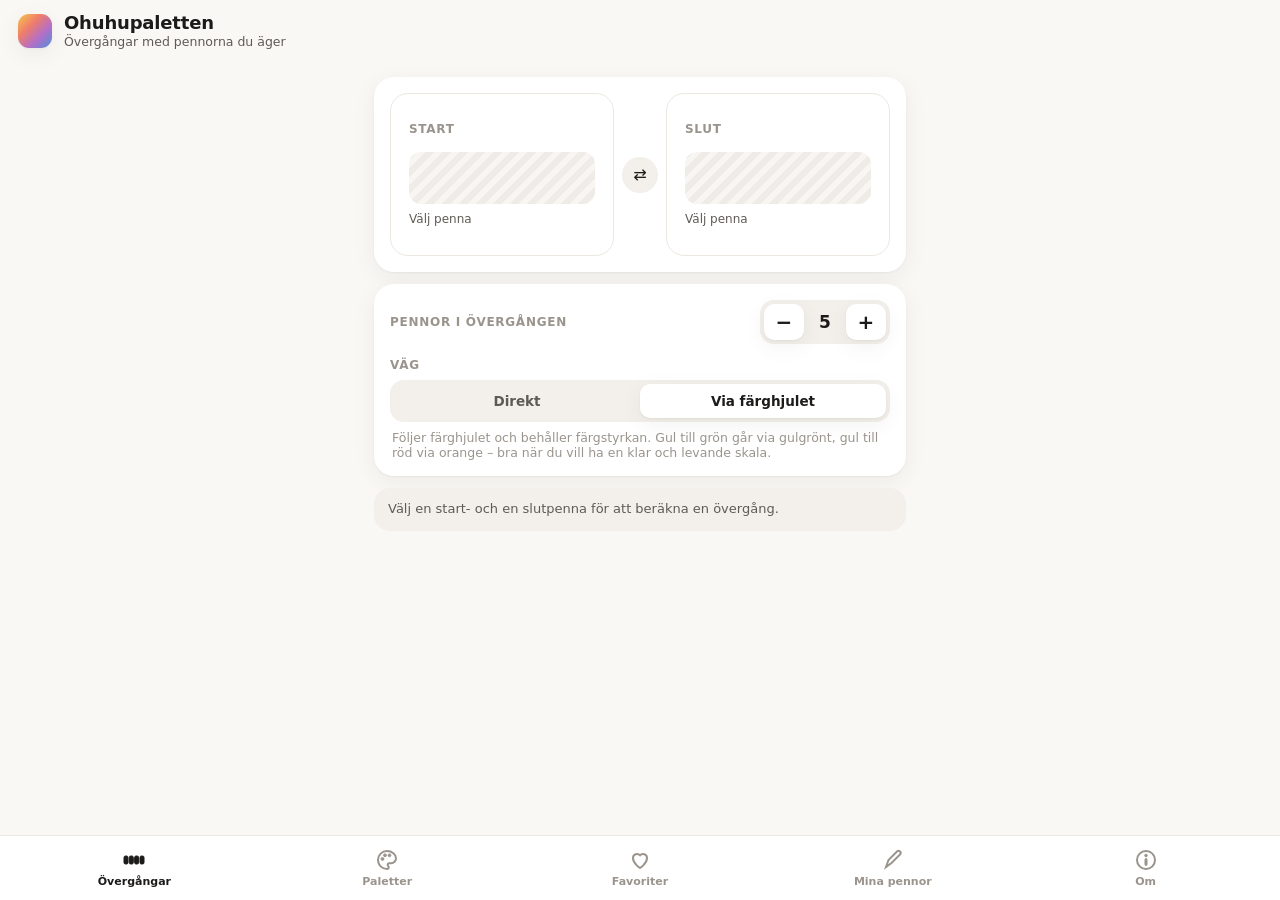
<file: ohuhupaletten/index.html>
<!DOCTYPE html>
<html lang="sv">
<head>
  <meta charset="utf-8">
  <meta name="viewport" content="width=device-width, initial-scale=1, viewport-fit=cover">
  <meta name="theme-color" content="#faf8f5">
  <title>Ohuhupaletten</title>
  <link rel="manifest" href="manifest.webmanifest">
  <link rel="icon" href="icon-192.png">
  <link rel="apple-touch-icon" href="icon-192.png">
  <link rel="stylesheet" href="css/style.css">
</head>
<body>
  <header class="top">
    <div class="brand">
      <span class="mark" aria-hidden="true"></span>
      <div>
        <h1>Ohuhupaletten</h1>
        <p id="tagline"></p>
      </div>
    </div>
  </header>

  <main id="main"></main>

  <nav class="tabs">
    <button data-view="blend"><svg viewBox="0 0 24 24"><rect x="2" y="8" width="4" height="8" rx="1.5"/><rect x="7.3" y="8" width="4" height="8" rx="1.5"/><rect x="12.6" y="8" width="4" height="8" rx="1.5"/><rect x="18" y="8" width="4" height="8" rx="1.5"/></svg><span data-t="navBlend"></span></button>
    <button data-view="palette"><svg viewBox="0 0 24 24"><path d="M12 3a9 9 0 100 18c1.1 0 1.7-.8 1.7-1.7 0-.5-.2-.9-.5-1.2-.3-.3-.5-.7-.5-1.2 0-.9.8-1.7 1.7-1.7H16a5 5 0 005-5C21 6.6 17 3 12 3z" fill="none" stroke-width="2"/><circle cx="7.5" cy="11" r="1.4"/><circle cx="10" cy="7.3" r="1.4"/><circle cx="14.5" cy="7.3" r="1.4"/></svg><span data-t="navPalette"></span></button>
    <button data-view="favorites"><svg viewBox="0 0 24 24"><path d="M12 20s-7-4.4-7-10a4 4 0 017-2.6A4 4 0 0119 10c0 5.6-7 10-7 10z" fill="none" stroke-width="2" stroke-linejoin="round"/></svg><span data-t="navFavorites"></span></button>
    <button data-view="markers"><svg viewBox="0 0 24 24"><path d="M5 19l2.5-7L16 3.5a2.1 2.1 0 013 3L10.5 15 5 19z" fill="none" stroke-width="2"/></svg><span data-t="navMarkers"></span></button>
    <button data-view="info"><svg viewBox="0 0 24 24"><circle cx="12" cy="12" r="9" fill="none" stroke-width="2"/><rect x="11" y="10.5" width="2" height="7" rx="1"/><circle cx="12" cy="7.5" r="1.3"/></svg><span data-t="navInfo"></span></button>
  </nav>

  <dialog id="sheet"><div class="sheet-body" id="sheetBody"></div></dialog>
  <div id="toast" role="status" aria-live="polite"></div>
  <input type="file" id="fileInput" accept=".json,.csv,application/json,text/csv,text/plain" hidden>

  <script type="module" src="js/app.js"></script>
  <script>
    // Registrera service worker och ladda om en gång när en ny version tagit över.
    if ("serviceWorker" in navigator) {
      addEventListener("load", () => navigator.serviceWorker.register("sw.js", { updateViaCache: "none" }).then(r => r.update()).catch(() => {}));
      let reloaded = false;
      navigator.serviceWorker.addEventListener("controllerchange", () => { if (!reloaded && navigator.serviceWorker.controller) { reloaded = true; location.reload(); } });
    }
  </script>
</body>
</html>
</file>
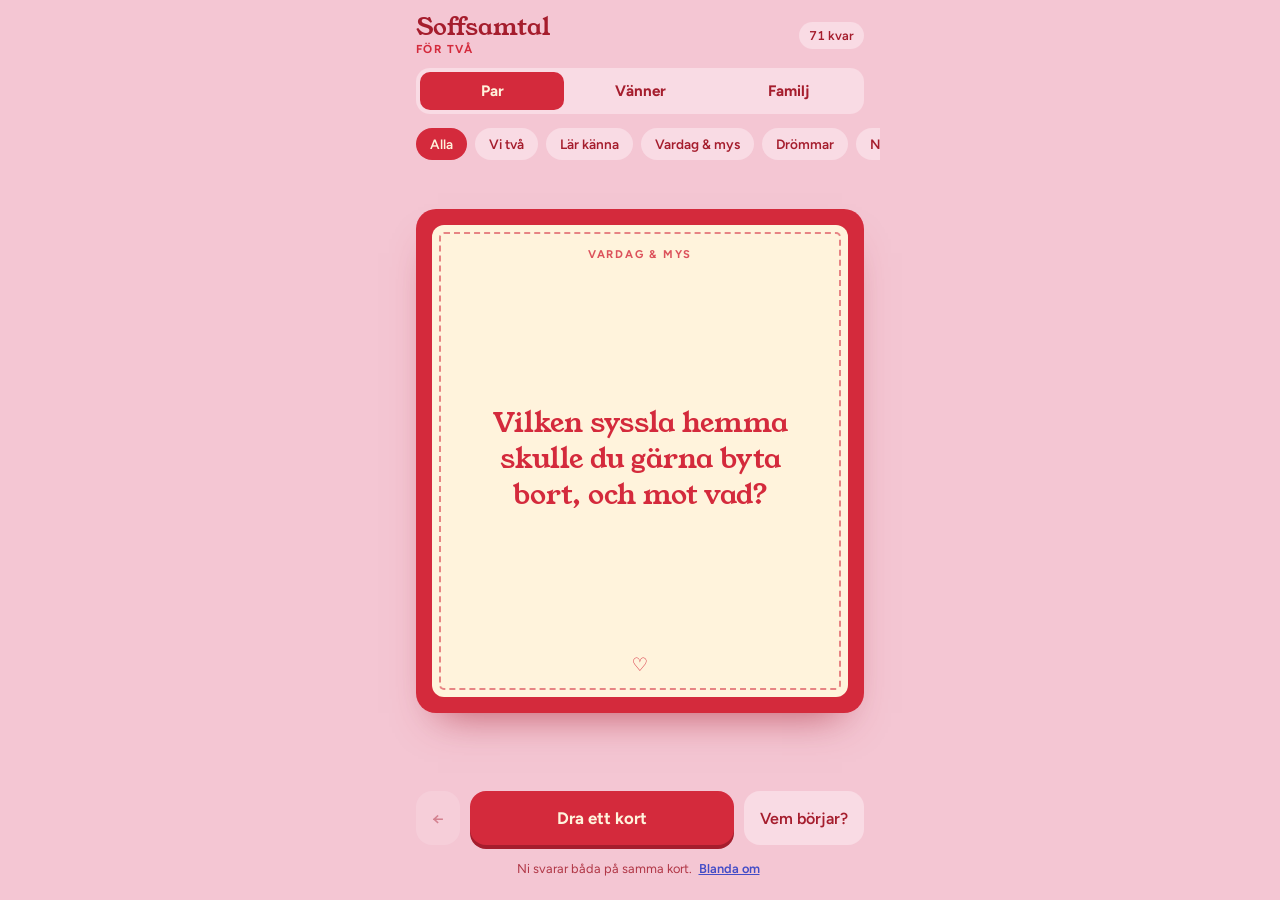
<file: soffsamtal/index.html>
<!doctype html>
<html lang="sv">
<head>
<meta charset="utf-8">
<meta name="viewport" content="width=device-width, initial-scale=1, viewport-fit=cover">
<meta name="theme-color" content="#f4c6d3">
<link rel="manifest" href="manifest.json">
<link rel="icon" href="icon-192.png">
<link rel="apple-touch-icon" href="icon-192.png">
<title>Soffsamtal</title>
<link rel="stylesheet" href="https://fonts.googleapis.com/css2?family=Young+Serif&family=Figtree:wght@400;500;600;700;800&display=swap">
<style>
/* Layout: one-screen card table — mode switch + chips on top, one card centered, draw button at thumb height.
   Två lägen: Par (rosé/röd, mjuk serif) och Vänner (himmelsblå/kobolt/gul, rak och lekfull). */
:root {
  --bg: #f4c6d3; --bg-2: #f9dbe4;
  --frame: #d42a3c; --frame-deep: #a51d2d;
  --face: #fff3dc; --face-alt: #f7b3c8;
  --txt: #d42a3c; --inv-txt: #fff3dc;
  --ink: #3a0f17; --accent: #2337c6;
  --q-font: "Young Serif", Georgia, serif;
  --body: "Figtree", system-ui, -apple-system, sans-serif;
  --q-weight: 400;
  color-scheme: light;
}
:root[data-mode="vanner"] {
  --bg: #c9dcf6; --bg-2: #e1ecfb;
  --frame: #1f3fbf; --frame-deep: #142a85;
  --face: #fff7dc; --face-alt: #ffd65c;
  --txt: #1f3fbf; --inv-txt: #ffd65c;
  --ink: #0f1a45; --accent: #e5462e;
  --q-font: "Figtree", system-ui, sans-serif;
  --q-weight: 800;
}
:root[data-mode="familj"] {
  --bg: #d3e8c8; --bg-2: #e6f2df;
  --frame: #2e7a46; --frame-deep: #1d5530;
  --face: #fffaea; --face-alt: #ffbf73;
  --txt: #2e7a46; --inv-txt: #fffaea;
  --ink: #12301c; --accent: #d9531e;
  --q-font: "Figtree", system-ui, sans-serif;
  --q-weight: 700;
}
:root[data-mode="familj"] .card { border-radius: 28px; }
:root[data-mode="familj"] .face { border-radius: 18px; }
html, body { height: 100%; margin: 0; }
:root { padding-top: env(safe-area-inset-top, 0px); padding-bottom: env(safe-area-inset-bottom, 0px); }
[hidden] { display: none !important; }
body { background: var(--bg); color: var(--ink); font-family: var(--body); font-size: 16px; transition: background .4s; }
.app {
  min-height: 100%; box-sizing: border-box; max-width: 480px; margin: 0 auto;
  padding-inline: 16px; padding-block: 14px 20px;
  display: flex; flex-direction: column; gap: 12px;
}
header { display: flex; align-items: center; justify-content: space-between; gap: 12px; }
h1 { font-family: "Young Serif", Georgia, serif; font-weight: 400; font-size: 1.5rem; margin: 0; color: var(--frame-deep); line-height: 1.1; }
h1 small { display: block; font-family: var(--body); font-size: .72rem; font-weight: 700; letter-spacing: .12em; text-transform: uppercase; color: var(--frame); margin-top: 3px; }
.count { font-size: .8rem; font-weight: 600; color: var(--frame-deep); font-variant-numeric: tabular-nums; white-space: nowrap; background: var(--bg-2); padding: 6px 10px; border-radius: 999px; }

.modes { display: grid; grid-template-columns: 1fr 1fr 1fr; background: var(--bg-2); border-radius: 14px; padding: 4px; gap: 4px; }
.mode { font: 700 .95rem var(--body); border: 0; border-radius: 10px; padding: 10px; background: transparent; color: var(--frame-deep); cursor: pointer; }
.mode[aria-pressed="true"] { background: var(--frame); color: var(--face); }

.chips { display: flex; gap: 8px; overflow-x: auto; scrollbar-width: none; margin-inline: -16px; padding: 2px 16px 4px; }
.chips::-webkit-scrollbar { display: none; }
.chip { flex: none; font: 600 .85rem var(--body); color: var(--frame-deep); background: var(--bg-2); border: 0; border-radius: 999px; padding: 8px 14px; cursor: pointer; }
.chip[aria-pressed="true"] { background: var(--frame); color: var(--face); }
button:focus-visible { outline: 2.5px solid var(--accent); outline-offset: 2px; }

.stage { flex: 1; display: grid; place-items: center; min-height: 300px; }
.card {
  --c-face: var(--face); --c-frame: var(--frame); --c-txt: var(--txt);
  width: 100%; max-width: 100%; aspect-ratio: 5 / 7; max-height: 56vh; box-sizing: border-box;
  background: var(--c-frame); border-radius: 20px; padding: 16px;
  box-shadow: 0 22px 40px -22px color-mix(in srgb, var(--frame-deep) 70%, transparent);
  transition: transform .45s cubic-bezier(.2,.8,.2,1), opacity .3s;
}
.card.alt { --c-face: var(--face-alt); }
.card.inv { --c-face: var(--frame); --c-frame: var(--face-alt); --c-txt: var(--inv-txt); }
:root[data-mode="vanner"] .card { border-radius: 10px; }
:root[data-mode="vanner"] .face { border-radius: 4px; }
.face {
  height: 100%; box-sizing: border-box; background: var(--c-face); border-radius: 12px;
  outline: 2px dashed color-mix(in srgb, var(--c-frame) 55%, var(--c-face)); outline-offset: -9px;
  display: flex; flex-direction: column; padding: 22px 20px; color: var(--c-txt);
}
.card.out { transform: translateX(-30px) rotate(-6deg); opacity: 0; }
.card.in { transform: translateX(30px) rotate(5deg); opacity: 0; transition: none; }
.cat { font-size: .7rem; font-weight: 700; letter-spacing: .16em; text-transform: uppercase; text-align: center; opacity: .8; }
.q {
  flex: 1; display: flex; align-items: center; justify-content: center; text-align: center;
  font-family: var(--q-font); font-weight: var(--q-weight); font-size: clamp(1.3rem, 6vw, 1.75rem); line-height: 1.28; text-wrap: balance; padding: 6px 4px;
}
.mark { text-align: center; font-size: 1.15rem; line-height: 1; font-weight: 800; }

.starter { min-height: 1.4em; text-align: center; font-weight: 700; color: var(--frame-deep); font-size: .95rem; }
.actions { display: grid; grid-template-columns: auto 1fr auto; gap: 10px; }
.draw { font: 700 1.05rem var(--body); padding: 17px; border: 0; border-radius: 16px; background: var(--frame); color: var(--face); box-shadow: 0 4px 0 var(--frame-deep); cursor: pointer; }
.draw:active { transform: translateY(3px); box-shadow: 0 1px 0 var(--frame-deep); }
.ghost { font: 600 1rem var(--body); padding: 0 16px; border-radius: 16px; background: var(--bg-2); color: var(--frame-deep); border: 0; cursor: pointer; }
.ghost:disabled { opacity: .4; cursor: default; }
.foot { font-size: .8rem; color: var(--frame-deep); text-align: center; opacity: .85; }
.foot button { background: none; border: 0; color: var(--accent); font: 600 .8rem var(--body); text-decoration: underline; padding: 4px; cursor: pointer; }

@media (prefers-reduced-motion: reduce) { .card, .card.out, .card.in { transition: none; transform: none; } body { transition: none; } }
</style>
</head>
<body>
<div class="app">
  <header>
    <h1>Soffsamtal<small id="sub">för två</small></h1>
    <span class="count" id="count"></span>
  </header>

  <div class="modes" role="group" aria-label="Läge">
    <button class="mode" id="mode-par" data-mode="par">Par</button>
    <button class="mode" id="mode-vanner" data-mode="vanner">Vänner</button>
    <button class="mode" id="mode-familj" data-mode="familj">Familj</button>
  </div>

  <nav class="chips" id="chips" aria-label="Kategori"></nav>

  <main class="stage">
    <article class="card" id="card" aria-live="polite">
      <div class="face">
        <div class="cat" id="cat"></div>
        <div class="q" id="q"></div>
        <div class="mark" id="mark" aria-hidden="true">♡</div>
      </div>
    </article>
  </main>

  <div class="starter" id="starter" aria-live="polite"></div>
  <div class="actions">
    <button class="ghost" id="back" disabled aria-label="Föregående kort">←</button>
    <button class="draw" id="draw">Dra ett kort</button>
    <button class="ghost" id="who" aria-label="Lotta vem som börjar">Vem börjar?</button>
  </div>
  <div class="foot" id="foot">Alla svarar på samma kort. <button id="reset">Blanda om</button></div>
</div>

<script>
const MODES = {
  familj: {
    sub: "med familjen", mark: "☀", theme: "#d3e8c8",
    foot: "Alla svarar på samma kort.",
    who: ["Den yngsta börjar", "Den äldsta börjar", "Den som drog kortet börjar", "Den som bor längst bort börjar", "Den som ringde någon här senast börjar", "Den som fyller år härnäst börjar", "Den som senast lagade middag börjar"],
    style: { "Vår familj": "", "Minnen": "alt", "Lär känna": "", "Livet nu": "alt", "Mellan generationer": "inv", "Skratt": "alt" },
    deck: {
      "Vår familj": [
        "Vad tycker du är det bästa med vår familj?",
        "Vilken av våra traditioner vill du föra vidare?",
        "Vad har vår familj lärt dig som du har haft nytta av?",
        "Vad tror du att andra ser när de träffar vår familj?",
        "Vad gör vi bra när det är svårt?",
        "Vad borde vi göra oftare tillsammans?",
        "Vilken familjeregel eller vana förstod du först som vuxen?",
        "Om vår familj hade ett motto, vad skulle det vara?",
        "Vem i familjen är du mest lik, och på vilket sätt?",
        "Vad i vår familj är du stolt över?",
        "Vilken mat smakar mest som hemma för dig?",
        "Vad hoppas du att vår familj fortfarande gör om tjugo år?"
      ],
      "Minnen": [
        "Vilket barndomsminne med familjen tänker du oftast på?",
        "Vilken semester eller resa tillsammans minns du bäst?",
        "Vilken jul, midsommar eller födelsedag sticker ut i minnet?",
        "Vad minns du som pinsamt då men roligt nu?",
        "Vilket bråk minns du som du kan skratta åt i dag?",
        "Vilken plats förknippar du mest med vår familj?",
        "Vad minns du att någon här sa som stannade kvar hos dig?",
        "När kände du dig extra sedd av någon i familjen?",
        "Vad saknar du från när du var yngre?",
        "Vilket ögonblick med familjen önskar du att du hade på film?",
        "Vilken låt eller film påminner dig om vår familj?",
        "Vilket minne tror du att vi minns olika?"
      ],
      "Lär känna": [
        "Vad har du ändrat åsikt om de senaste åren?",
        "Vad gör dig riktigt glad just nu som vi kanske inte vet om?",
        "Vilket beslut i livet är du gladast över hittills?",
        "Vad är du bra på som du sällan får visa här hemma?",
        "Vad är det bästa rådet du har fått, och av vem?",
        "Vad tycker du är svårast med att vara i din ålder?",
        "Vilken person utanför familjen har betytt mest för dig?",
        "När känner du dig som mest dig själv?",
        "Vad är du rädd att missa i livet?",
        "Vad vill du att vi ska veta om dig som vi inte frågar om?",
        "Vilken bok, serie eller podd har påverkat dig mest?",
        "Vad är en sak du är stolt över från det senaste året?"
      ],
      "Livet nu": [
        "Vad tar mest plats i ditt huvud just nu?",
        "Vad ser du mest fram emot den närmaste tiden?",
        "Vad har varit det bästa med den senaste månaden?",
        "Finns det något du skulle vilja ha stöd eller peppning med?",
        "Vilken vana håller du på att bygga, eller bryta?",
        "Vad har du upptäckt nyligen som vi alla borde testa?",
        "Hur vill du att vi håller kontakten i vardagen?",
        "Vad har du lärt dig om dig själv i år?",
        "Vad längtar du efter?",
        "Vad är du tacksam för just nu?",
        "Vilken dröm håller du på med just nu, stor eller liten?",
        "Vad skulle göra nästa år riktigt bra för dig?"
      ],
      "Mellan generationer": [
        "Vad vill du fråga någon här om deras liv när de var i din ålder?",
        "Vad gjorde du vid min ålder som jag inte vet om?",
        "Vilken historia om släkten vill du att vi aldrig glömmer?",
        "Vad har du lärt dig av någon yngre här?",
        "Vad har du lärt dig av någon äldre här?",
        "Vad önskar du att du hade vetat när du var tjugo?",
        "Vilken av mina egenskaper tror du kommer från släkten?",
        "Vad är skillnaden mellan att växa upp då och nu, tycker du?",
        "Vad är du glad att du fått med dig hemifrån, och vad har du valt bort?",
        "Vilket ställe eller föremål i släkten vill du bevara?",
        "Vad vill du att nästa generation i familjen ska få med sig?",
        "Vilken fråga har du alltid velat ställa till någon här?"
      ],
      "Skratt": [
        "Vem i familjen skulle överleva längst på en öde ö?",
        "Vilken av mina vanor skulle bli en bra sketch?",
        "Vilket familjeuttryck skulle ingen utomstående förstå?",
        "Vem här skulle vinna en dokusåpa, och varför?",
        "Vilken kändis skulle spela var och en av oss i en film om familjen?",
        "Vad är det mest misslyckade middagsförsöket i vår familjs historia?",
        "Vilken trend har någon här följt som borde glömmas?",
        "Om familjen hade en egen podd, vad skulle den heta?",
        "Vem i familjen är sämst på att hålla en hemlighet?",
        "Vilket är det konstigaste du har ärvt eller fått av släkten?",
        "Vilken är familjens mest överdrivna historia som berättas om och om igen?",
        "Om vi var ett band, vem spelar vad?"
      ]
    }
  },
  par: {
    sub: "för två", mark: "♡", theme: "#f4c6d3",
    foot: "Ni svarar båda på samma kort.",
    who: ["Du börjar", "Din partner börjar", "Den som är yngst börjar", "Den som drog kortet börjar", "Den som log först börjar"],
    style: { "Vi två": "", "Lär känna": "alt", "Vardag & mys": "", "Drömmar": "alt", "Närhet": "inv", "Skratt": "alt" },
    deck: {
      "Vi två": [
        "Vilket ögonblick ur vår första tid tänker du oftast på?",
        "När kände du att det här var på riktigt mellan oss?",
        "Vilken av våra resor eller utflykter skulle du vilja göra om?",
        "Vad är vårt bästa internskämt, och hur började det?",
        "När var vi som bäst som lag?",
        "Vilken svår period tycker du att vi tog oss igenom bra?",
        "Vad gjorde jag första gången som fick dig att bli intresserad?",
        "Vilken vanlig kväll med oss minns du som extra fin?",
        "Vad har vi blivit bättre på sedan vi träffades?",
        "Vilket foto på oss tycker du mest om, och varför?",
        "Vilken plats känns som vår plats?",
        "Vad tror du andra ser när de ser oss tillsammans?"
      ],
      "Lär känna": [
        "Vad i din uppväxt har format dig mest?",
        "Vad gör dig nervös som du sällan berättar?",
        "Vilken egenskap hos dig själv är du mest stolt över?",
        "Vad behöver du när du har haft en dålig dag?",
        "Vilken dröm hade du förr som du har släppt?",
        "Vad får dig att känna dig mest älskad?",
        "Vad har du ändrat åsikt om de senaste åren?",
        "Vilken vän eller släkting har betytt mest för dig, och varför?",
        "Vad skulle tolvåriga du tycka om livet du har nu?",
        "Vad är du rädd att missa i livet?",
        "När känner du dig som mest fri?",
        "Vad önskar du att fler frågade dig om?"
      ],
      "Vardag & mys": [
        "Vad är det mysigaste vi har gjort den senaste tiden?",
        "Vilken liten sak gör jag i vardagen som du uppskattar?",
        "Hur ser vår perfekta lediga söndag ut?",
        "Vilken middag ska vi laga ihop snart?",
        "Vilken syssla hemma skulle du gärna byta bort, och mot vad?",
        "Vad skulle göra våra vardagskvällar lite bättre?",
        "Vilken serie eller film har varit bäst att se tillsammans?",
        "Vilken rutin hos oss vill du aldrig ska försvinna?",
        "Vad gör du när du vill visa mig omtanke utan ord?",
        "Vad ska vi sluta stressa över?",
        "Vilken årstid är bäst för oss, och vad gör vi då?",
        "Vad har du skrattat mest åt den här veckan?"
      ],
      "Drömmar": [
        "Var tror du att vi bor om tio år, och hur ser det ut?",
        "Vilket äventyr vill du att vi gör tillsammans?",
        "Vad vill du att vi ska ha hunnit med till nästa sommar?",
        "Vilken tradition vill du att vi startar?",
        "Om vi fick ett år ledigt med full lön, vad gör vi?",
        "Vad vill du lära dig, och kan jag hjälpa till?",
        "Vilket land eller vilken stad vill du att vi upptäcker ihop?",
        "Hur vill du att vi firar nästa stora högtid?",
        "Vad är en liten dröm du har som vi kan göra av redan i år?",
        "Vad vill du att vi ska vara kända för bland våra vänner?",
        "Hur vill du att vi har det när vi är gamla?",
        "Vad vill du göra mer av och mindre av ihop framöver?"
      ],
      "Närhet": [
        "När känner du dig mest nära mig?",
        "Vilken beröring tycker du mest om i vardagen?",
        "Vad är det mest romantiska jag har gjort?",
        "När tycker du att jag är som mest attraktiv?",
        "Vad skulle du vilja att vi gjorde oftare när vi är nära?",
        "Vilken kyss minns du bäst?",
        "Vad får dig att känna dig trygg med mig?",
        "Vad är en perfekt dejt för dig, från början till slut?",
        "Finns det något nytt du är nyfiken på att vi testar?",
        "Hur vill du helst att jag visar att jag vill ha dig?",
        "Vilket kompliment från mig minns du?",
        "Vad gör att du kan slappna av helt med mig?"
      ],
      "Skratt": [
        "Vad var vår pinsammaste stund tillsammans?",
        "Vilken av mina vanor skulle bli en bra sketch?",
        "Om vi var ett band, vad skulle vi heta?",
        "Vilket djur är jag, och vilket är du?",
        "Vem av oss skulle klara sig längst på en öde ö?",
        "Vad är det dummaste vi har bråkat om?",
        "Vilken kändis skulle spela mig i filmen om oss?",
        "Vilken av mina rätter borde aldrig lagas igen?",
        "Vad skulle vår dokusåpa heta?",
        "Vilket ord eller uttryck säger jag för ofta?",
        "Vilket misslyckat projekt hemma minns du med glädje?",
        "Om vi bytte liv i en dag, vad gör du först?"
      ]
    }
  },
  vanner: {
    sub: "med vänner", mark: "✦", theme: "#c9dcf6",
    foot: "Alla svarar på samma kort.",
    who: ["Den som bor närmast börjar", "Den som fyller år härnäst börjar", "Den som drog kortet börjar", "Den som kom sist börjar", "Den som senast var utomlands börjar", "Den som har längst hår börjar", "Personen till vänster om den som drog kortet börjar", "Den som skrattade senast börjar"],
    style: { "Våra minnen": "", "Lär känna": "alt", "Livet just nu": "", "Tänk om": "inv", "Skratt": "alt", "Heta stolen": "inv" },
    deck: {
      "Våra minnen": [
        "Vilket är ditt första minne av någon här?",
        "Vilken kväll tillsammans skulle du vilja uppleva igen?",
        "Vilken resa eller utflykt med gänget är bäst hittills?",
        "Vad är vårt bästa internskämt, och vem startade det?",
        "När hjälpte någon här dig utan att du behövde be om det?",
        "Vilket foto på oss borde ramas in?",
        "Vilken tradition har vi som du aldrig vill släppa?",
        "När skrattade du som mest med någon här?",
        "Vilken plats förknippar du mest med oss?",
        "Vad har vi gjort tillsammans som du var nervös inför först?",
        "Vilket sms eller röstmeddelande från någon här har du sparat?",
        "Hur har vår vänskap förändrats sedan vi träffades?"
      ],
      "Lär känna": [
        "Vad gör dig riktigt glad som de flesta inte vet om?",
        "Vilket beslut i livet är du gladast över?",
        "Vem var du i skolan, och vem trodde du att du skulle bli?",
        "Vad har du ändrat åsikt om de senaste åren?",
        "Vad är du bra på som du sällan får visa?",
        "Vilken bok, låt eller film har format dig?",
        "Vad är det bästa rådet du någonsin har fått?",
        "Vad tycker du är svårast med att vara vuxen?",
        "När känner du dig som mest dig själv?",
        "Vad är du stolt över från det senaste året?",
        "Vad skulle du göra om du visste att du inte kunde misslyckas?",
        "Vad önskar du att fler frågade dig om?"
      ],
      "Livet just nu": [
        "Vad tar mest plats i ditt huvud just nu?",
        "Vad ser du mest fram emot den närmaste månaden?",
        "Vad har varit veckans bästa ögonblick?",
        "Finns det något du behöver peppning med just nu?",
        "Vilken vana försöker du börja med eller sluta med?",
        "Vad har du upptäckt nyligen som alla här borde testa?",
        "Vad skulle göra nästa vecka lite enklare för dig?",
        "Vad har du lärt dig om dig själv i år?",
        "Vem har betytt mycket för dig på sistone?",
        "Vad längtar du efter?",
        "Om du fick en helt ledig dag i morgon, vad gör du?",
        "Vad vill du att vi frågar dig om nästa gång vi ses?"
      ],
      "Tänk om": [
        "Om vi öppnade ett företag ihop, vad skulle det vara och vem gör vad?",
        "Om du fick leva i ett annat årtionde, vilket väljer du?",
        "Om gänget var med i ett tv-program, vilket skulle det vara?",
        "Om du fick en superkraft, men bara en löjlig, vilken?",
        "Om vi flyttade till samma by, vad öppnar var och en av oss där?",
        "Om du kunde bemästra ett språk eller instrument över en natt, vilket?",
        "Om vi hade en vecka och obegränsad budget, vart åker vi?",
        "Om du fick äta middag med vem som helst, levande eller död, vem?",
        "Om du fick byta jobb med någon här i en vecka, med vem?",
        "Om ditt liv var en film, vad skulle den heta?",
        "Om du vann en miljon i kväll, vad är det första du gör?",
        "Om vi skulle skapa en ny högtid, vad firar vi?"
      ],
      "Skratt": [
        "Vilken är din pinsammaste stund som du kan berätta här?",
        "Vem här skulle överleva längst i en zombieapokalyps?",
        "Vilken trend har du följt som du ångrar?",
        "Vilket är ditt mest onödiga köp?",
        "Vem här skulle bli bäst på dokusåpa, och varför?",
        "Vad är det konstigaste du har ätit?",
        "Vilken låt sjunger du när ingen hör?",
        "Vilket djur skulle var och en här vara?",
        "Vilken missuppfattning hade du länge som barn?",
        "Vad är din mest irrationella rädsla?",
        "Vem här skulle vara sämst på att hålla en hemlighet?",
        "Vilken kändis har du blivit förväxlad med?"
      ],
      "Heta stolen": [
        "Vad uppskattar du mest hos personen till höger om dig?",
        "Vilken är din mest kontroversiella matåsikt?",
        "Vad är något du aldrig har vågat erkänna här?",
        "Vilken åsikt har du som de flesta här inte delar?",
        "Vem här har lärt dig något viktigt, och vad?",
        "Vad tycker du att vi borde göra oftare tillsammans?",
        "Vilket första intryck hade du av någon här som visade sig vara fel?",
        "Vilken komplimang skulle du ge var och en här?",
        "Vad är du hemligt bra på?",
        "Vad skulle du ändra på i ditt liv om du var helt ärlig?",
        "Vilken är den största lögnen du har kommit undan med?",
        "Vem här ringer du först när något går snett?"
      ]
    }
  }
};

const ALL = "Alla";
const $ = id => document.getElementById(id);
const cardEl = $("card"), chips = $("chips");
let mode = "par", active = ALL, pile = [], history = [], pos = -1;
try { const m = localStorage.getItem("soffsamtal-mode"); if (m && MODES[m]) mode = m; } catch (e) {}

const M = () => MODES[mode];
function build() {
  const d = M().deck, src = active === ALL ? Object.keys(d) : [active];
  pile = src.flatMap(c => d[c].map(q => ({ c, q })));
  for (let i = pile.length - 1; i > 0; i--) { const j = Math.floor(Math.random() * (i + 1)); [pile[i], pile[j]] = [pile[j], pile[i]]; }
  history = []; pos = -1; update();
}
function update() {
  $("count").textContent = pile.length ? `${pile.length} kvar` : "Slut på kort";
  $("back").disabled = pos <= 0;
  $("draw").textContent = pile.length || pos < history.length - 1 ? "Dra ett kort" : "Blanda och börja om";
}
function paint(item) {
  cardEl.className = "card " + (M().style[item.c] || "");
  $("cat").textContent = item.c; $("q").textContent = item.q;
  $("starter").textContent = "";
}
function show(item) {
  if (matchMedia("(prefers-reduced-motion: reduce)").matches) { paint(item); return; }
  cardEl.classList.add("out");
  setTimeout(() => { paint(item); cardEl.classList.add("in"); void cardEl.offsetWidth; cardEl.classList.remove("in"); }, 260);
}
function draw() {
  if (pos < history.length - 1) { pos++; show(history[pos]); update(); return; }
  if (!pile.length) build();
  const item = pile.pop(); history.push(item); pos = history.length - 1;
  show(item); update();
}
function back() { if (pos > 0) { pos--; show(history[pos]); update(); } }

function renderChips() {
  chips.innerHTML = "";
  [ALL, ...Object.keys(M().deck)].forEach((c, i) => {
    const b = document.createElement("button");
    b.className = "chip"; b.id = `chip-${mode}-${i}`; b.textContent = c;
    b.setAttribute("aria-pressed", c === active);
    b.onclick = () => {
      active = c;
      chips.querySelectorAll(".chip").forEach(x => x.setAttribute("aria-pressed", x === b));
      build(); draw();
    };
    chips.appendChild(b);
  });
}
function setMode(m, animate) {
  mode = m; active = ALL;
  try { localStorage.setItem("soffsamtal-mode", m); } catch (e) {}
  document.documentElement.dataset.mode = m;
  document.querySelector('meta[name="theme-color"]').content = M().theme;
  document.querySelectorAll(".mode").forEach(b => b.setAttribute("aria-pressed", b.dataset.mode === m));
  $("sub").textContent = M().sub; $("mark").textContent = M().mark;
  $("foot").firstChild.textContent = M().foot + " ";
  renderChips(); build();
  const item = pile.pop(); history.push(item); pos = 0;
  animate ? show(item) : paint(item); update();
}

document.querySelectorAll(".mode").forEach(b => b.onclick = () => { if (b.dataset.mode !== mode) setMode(b.dataset.mode, true); });
$("draw").onclick = draw;
$("back").onclick = back;
$("reset").onclick = () => { build(); draw(); };
$("who").onclick = () => { const o = M().who; $("starter").textContent = o[Math.floor(Math.random() * o.length)]; };
setMode(mode, false);
if ("serviceWorker" in navigator) navigator.serviceWorker.register("sw.js").catch(() => {});
</script>
</body>
</html>
</file>
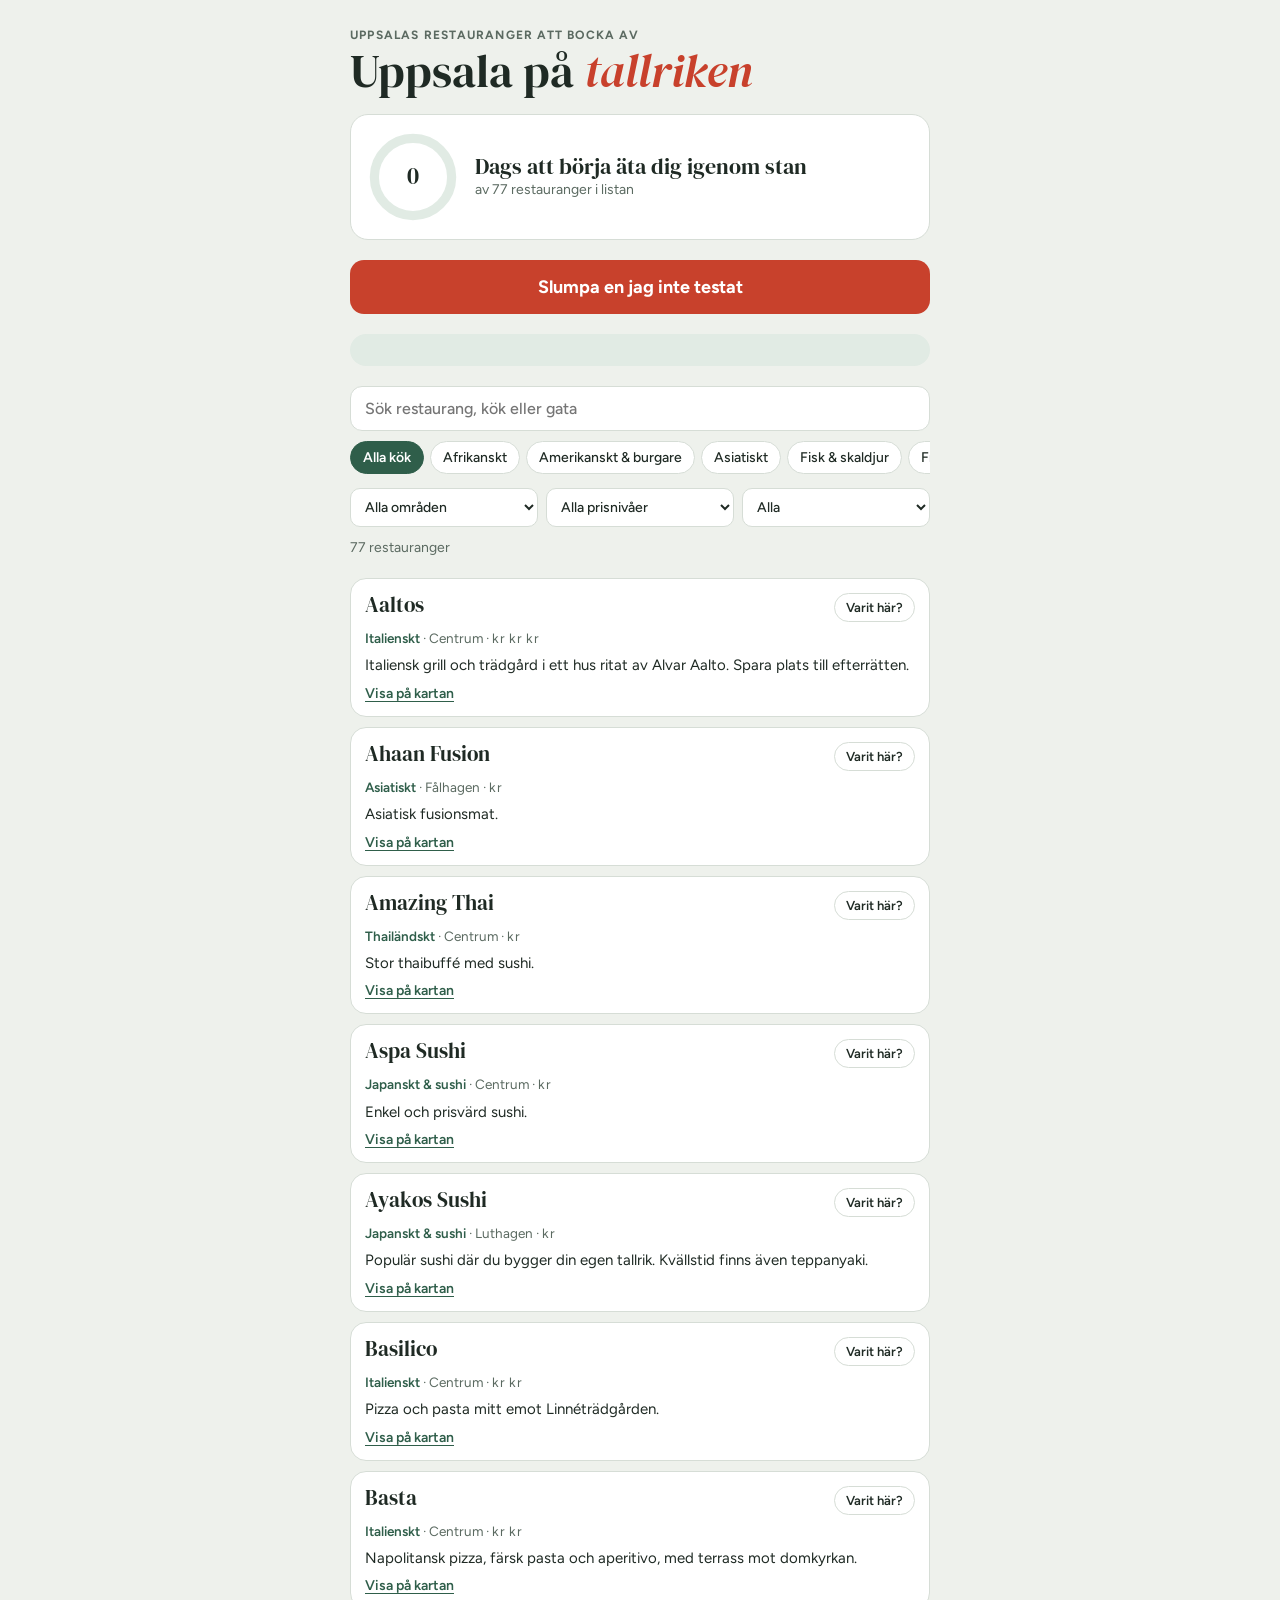
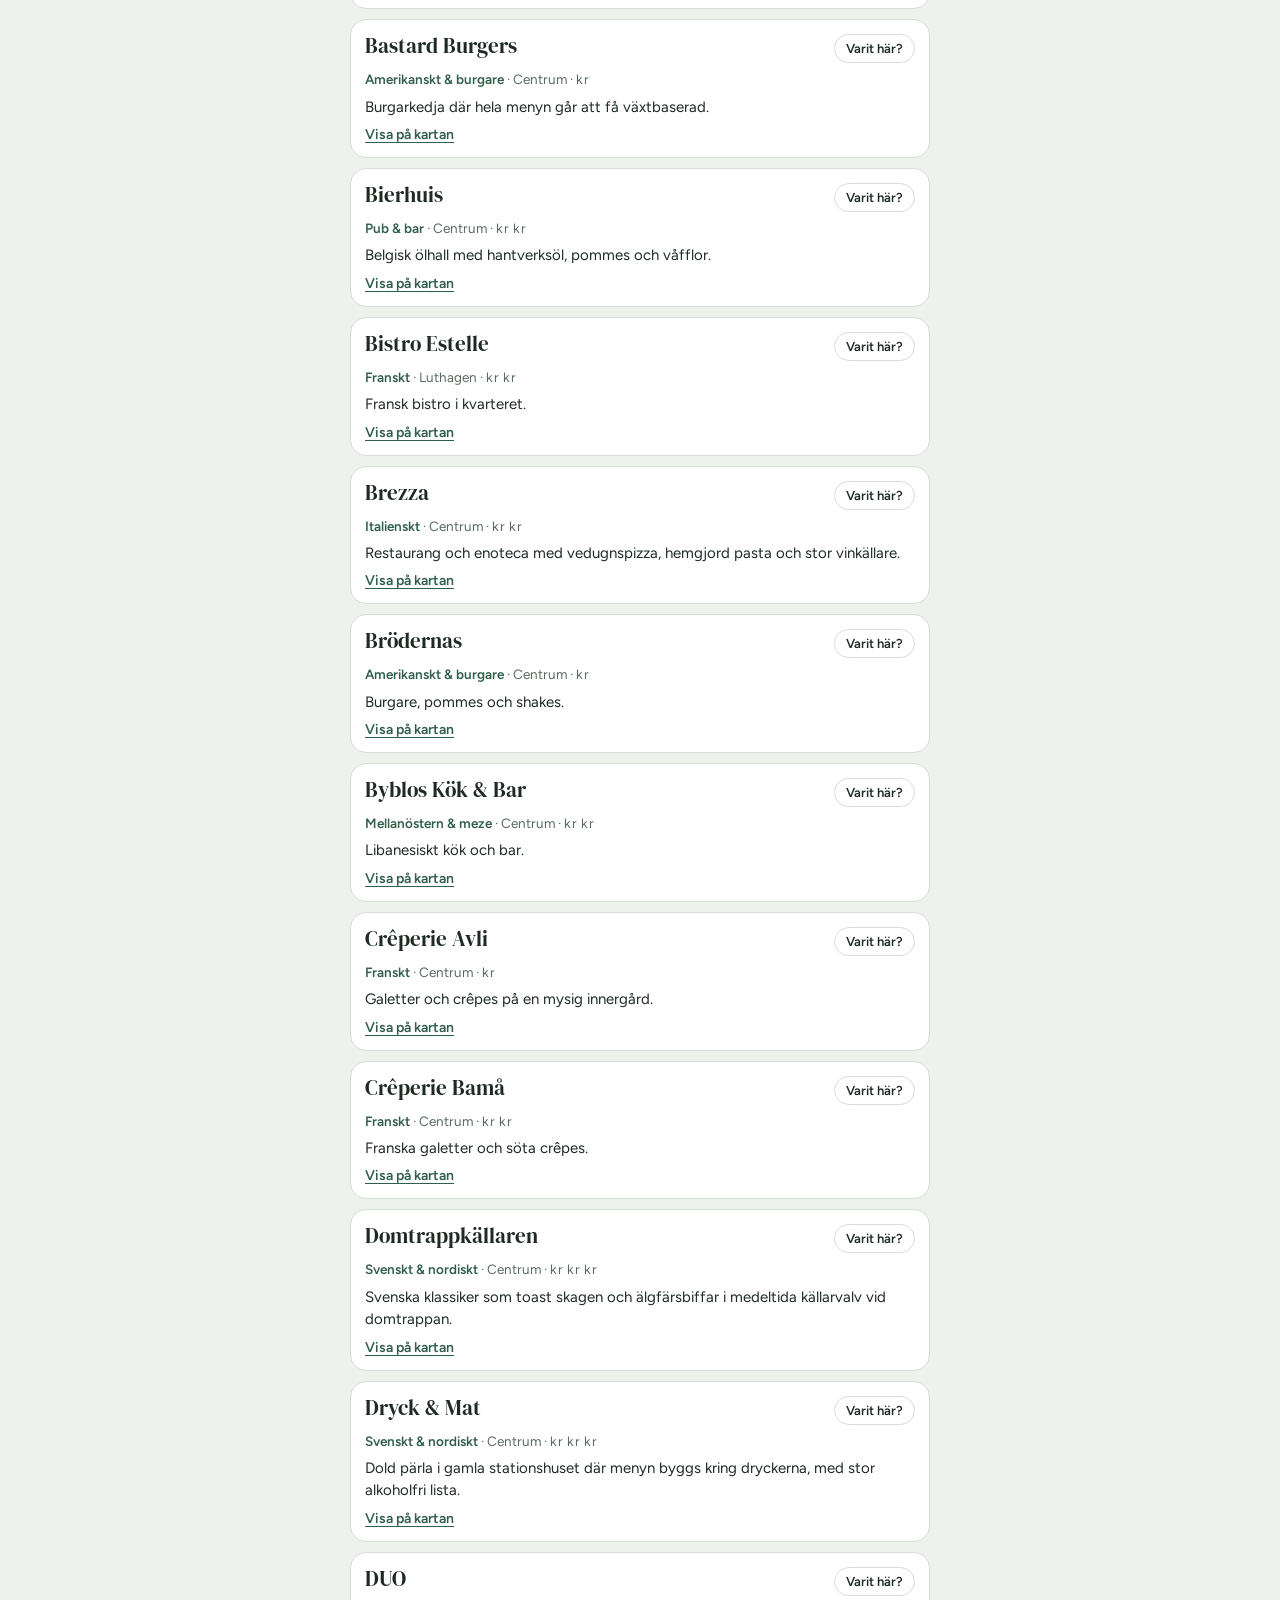
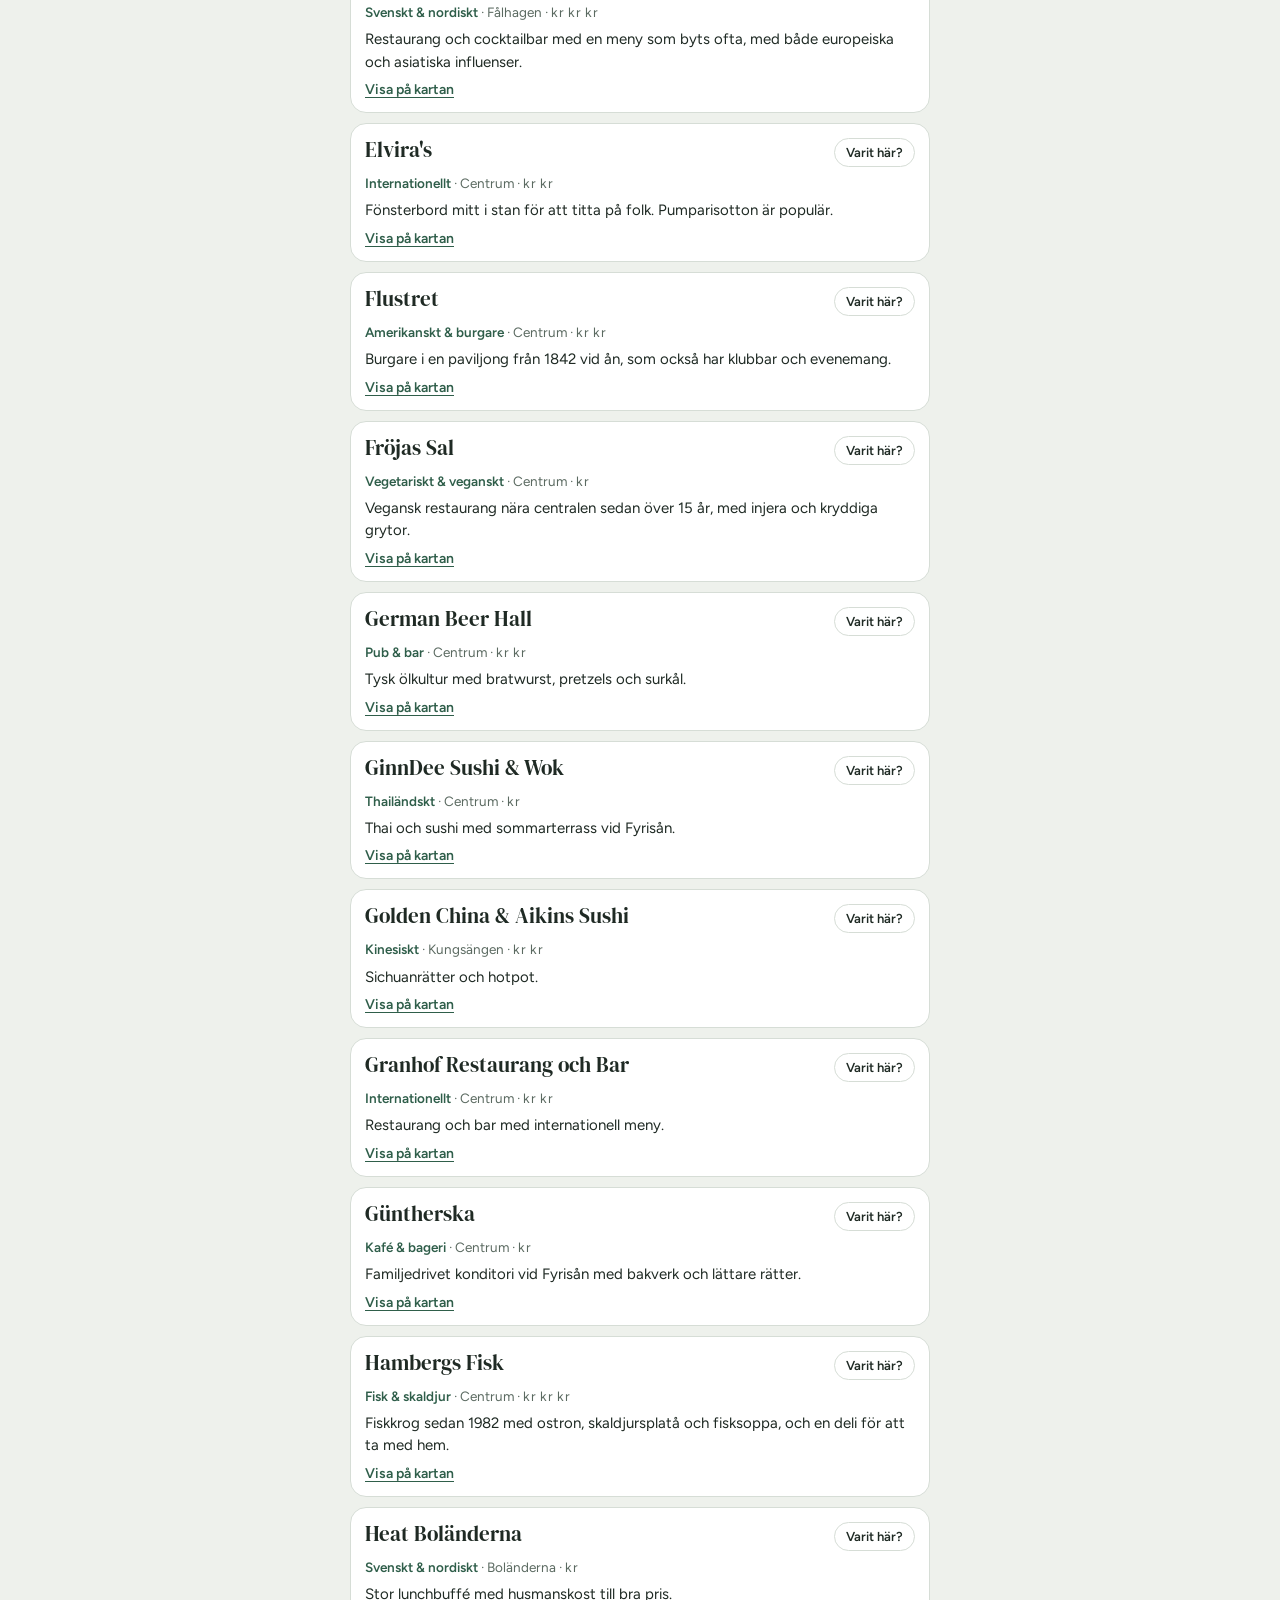
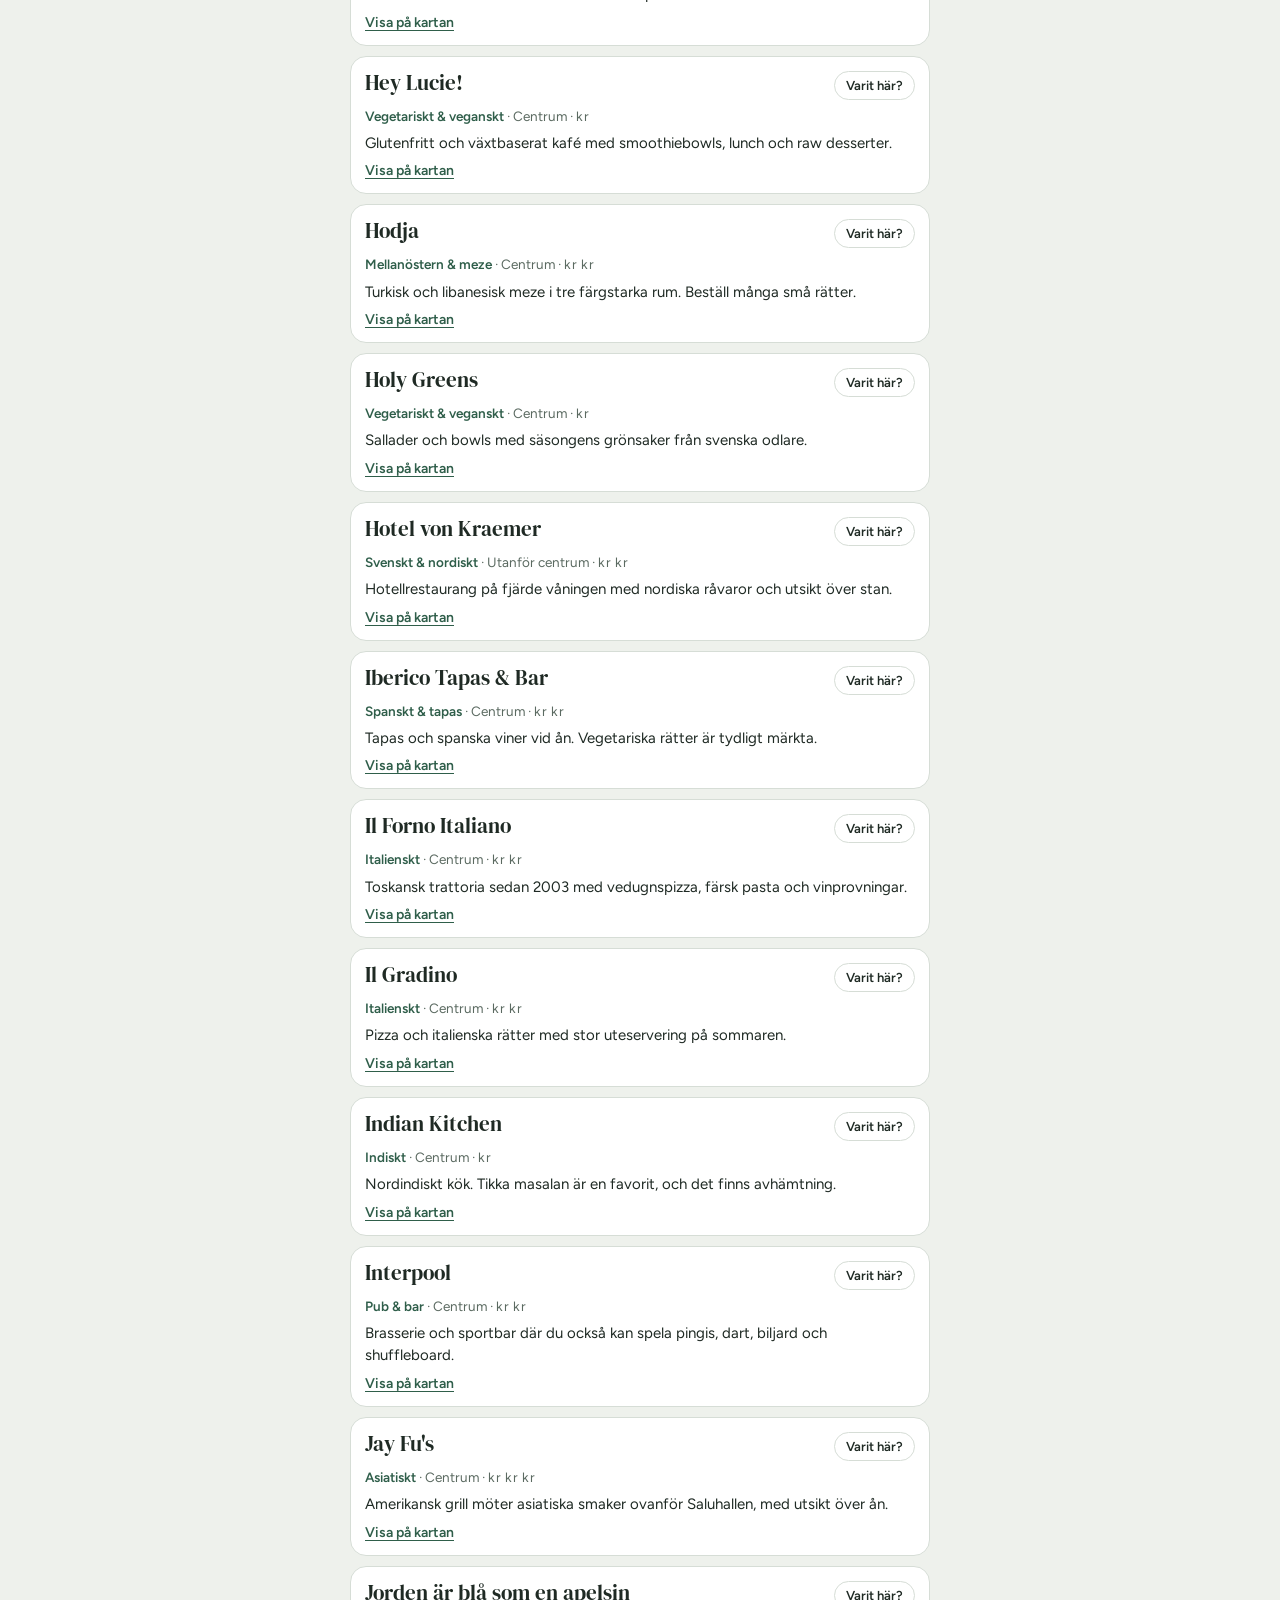
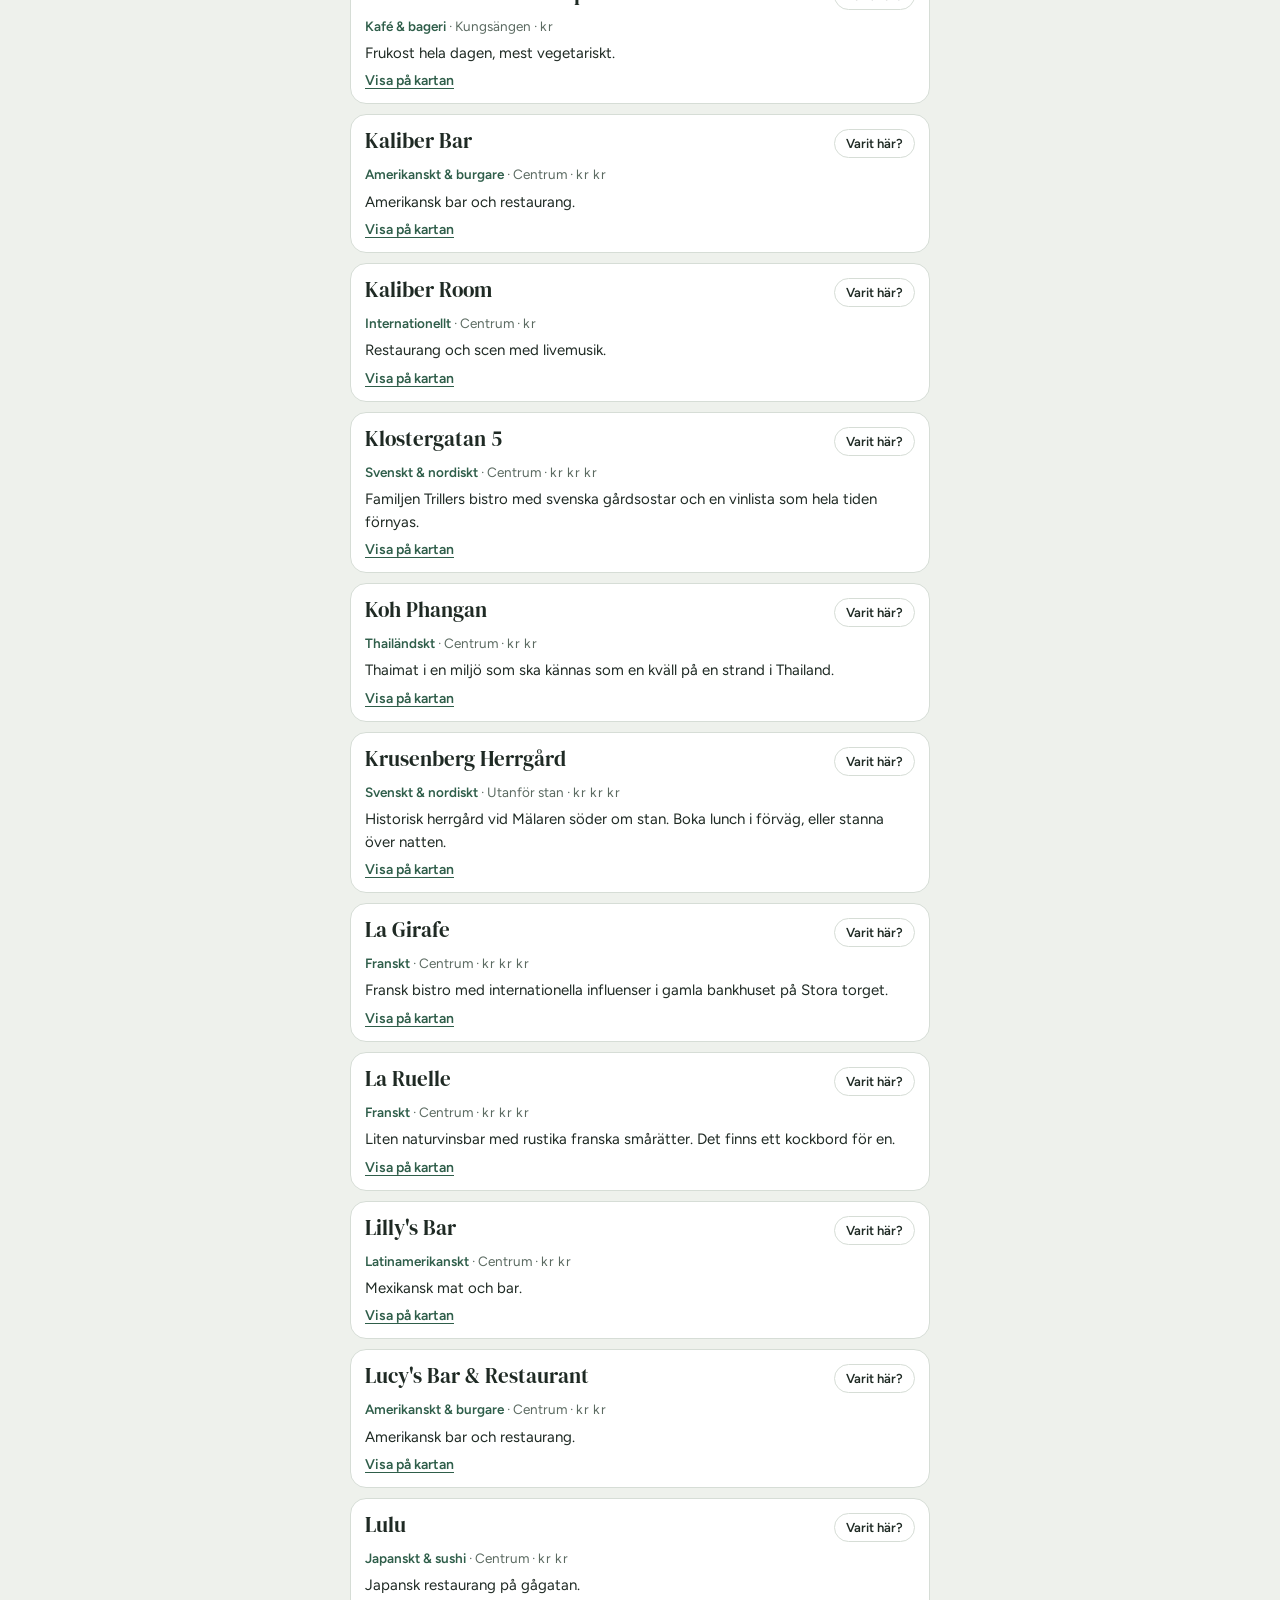
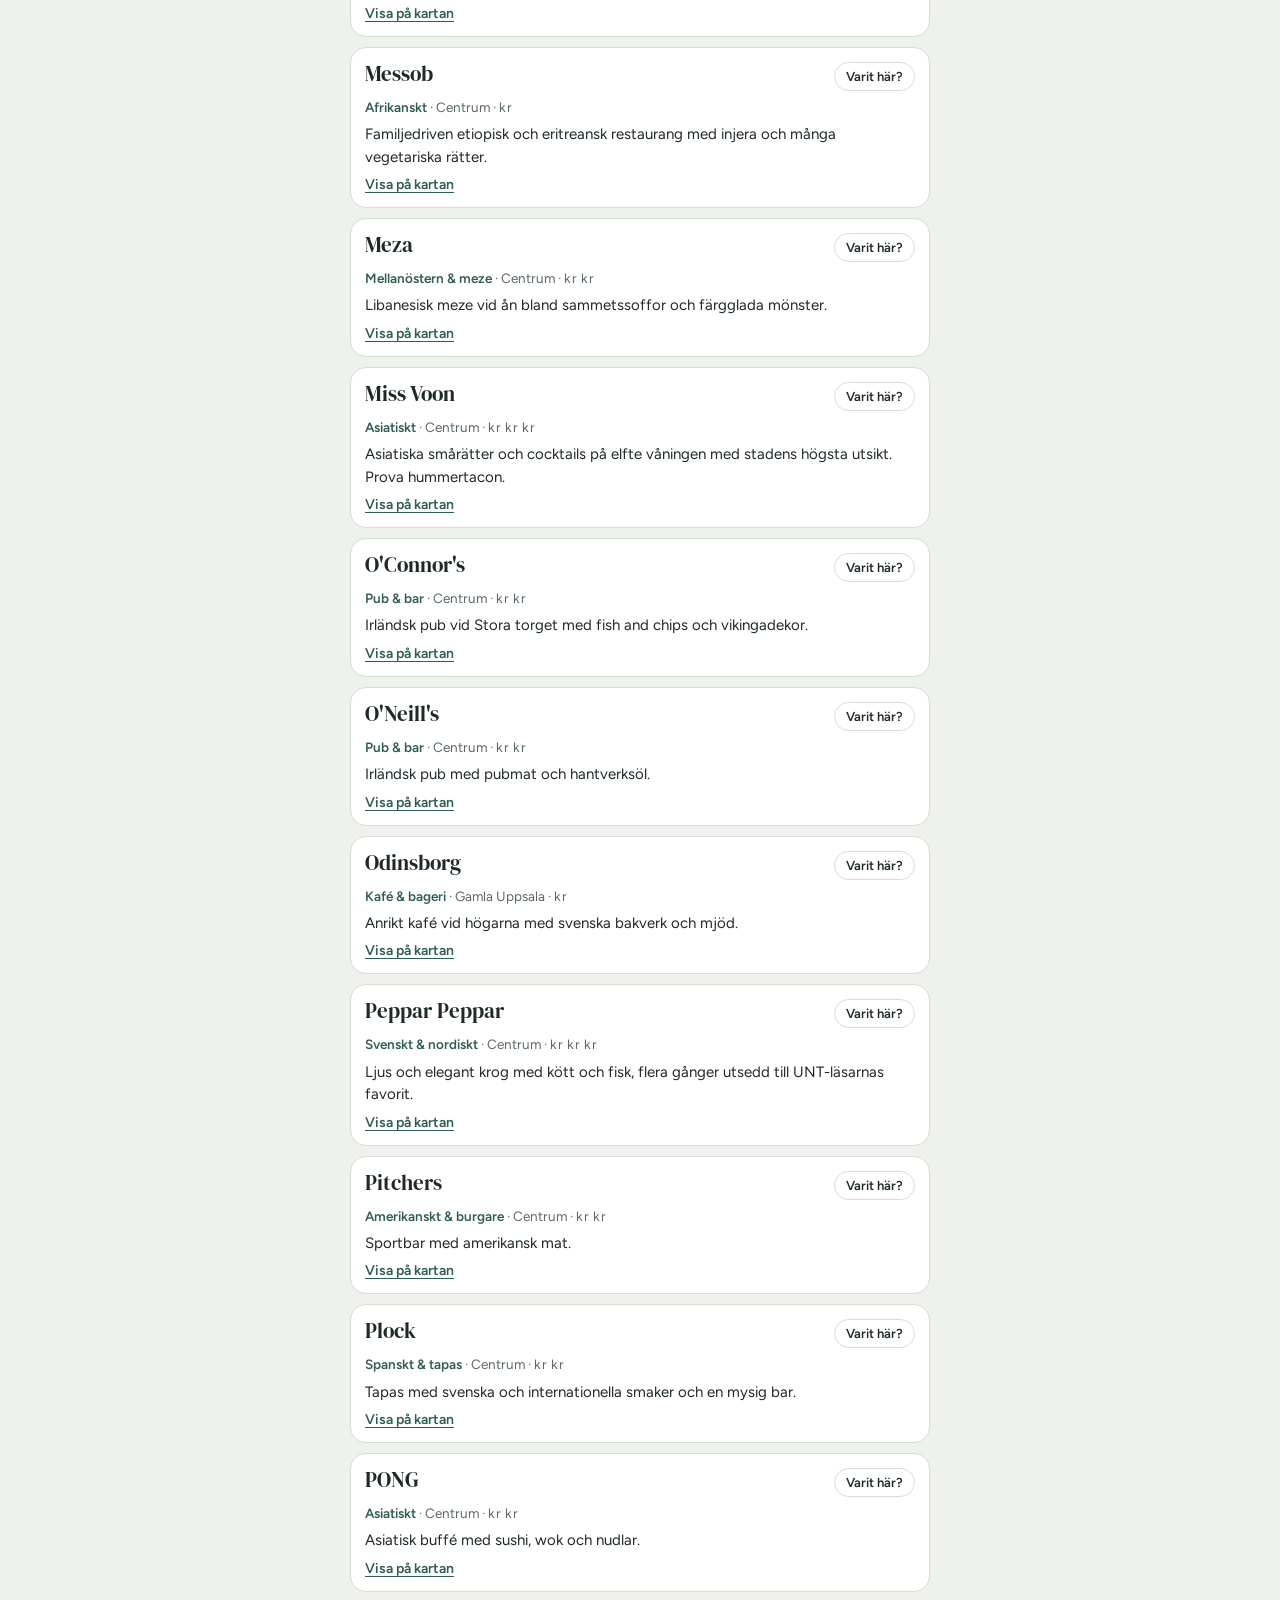
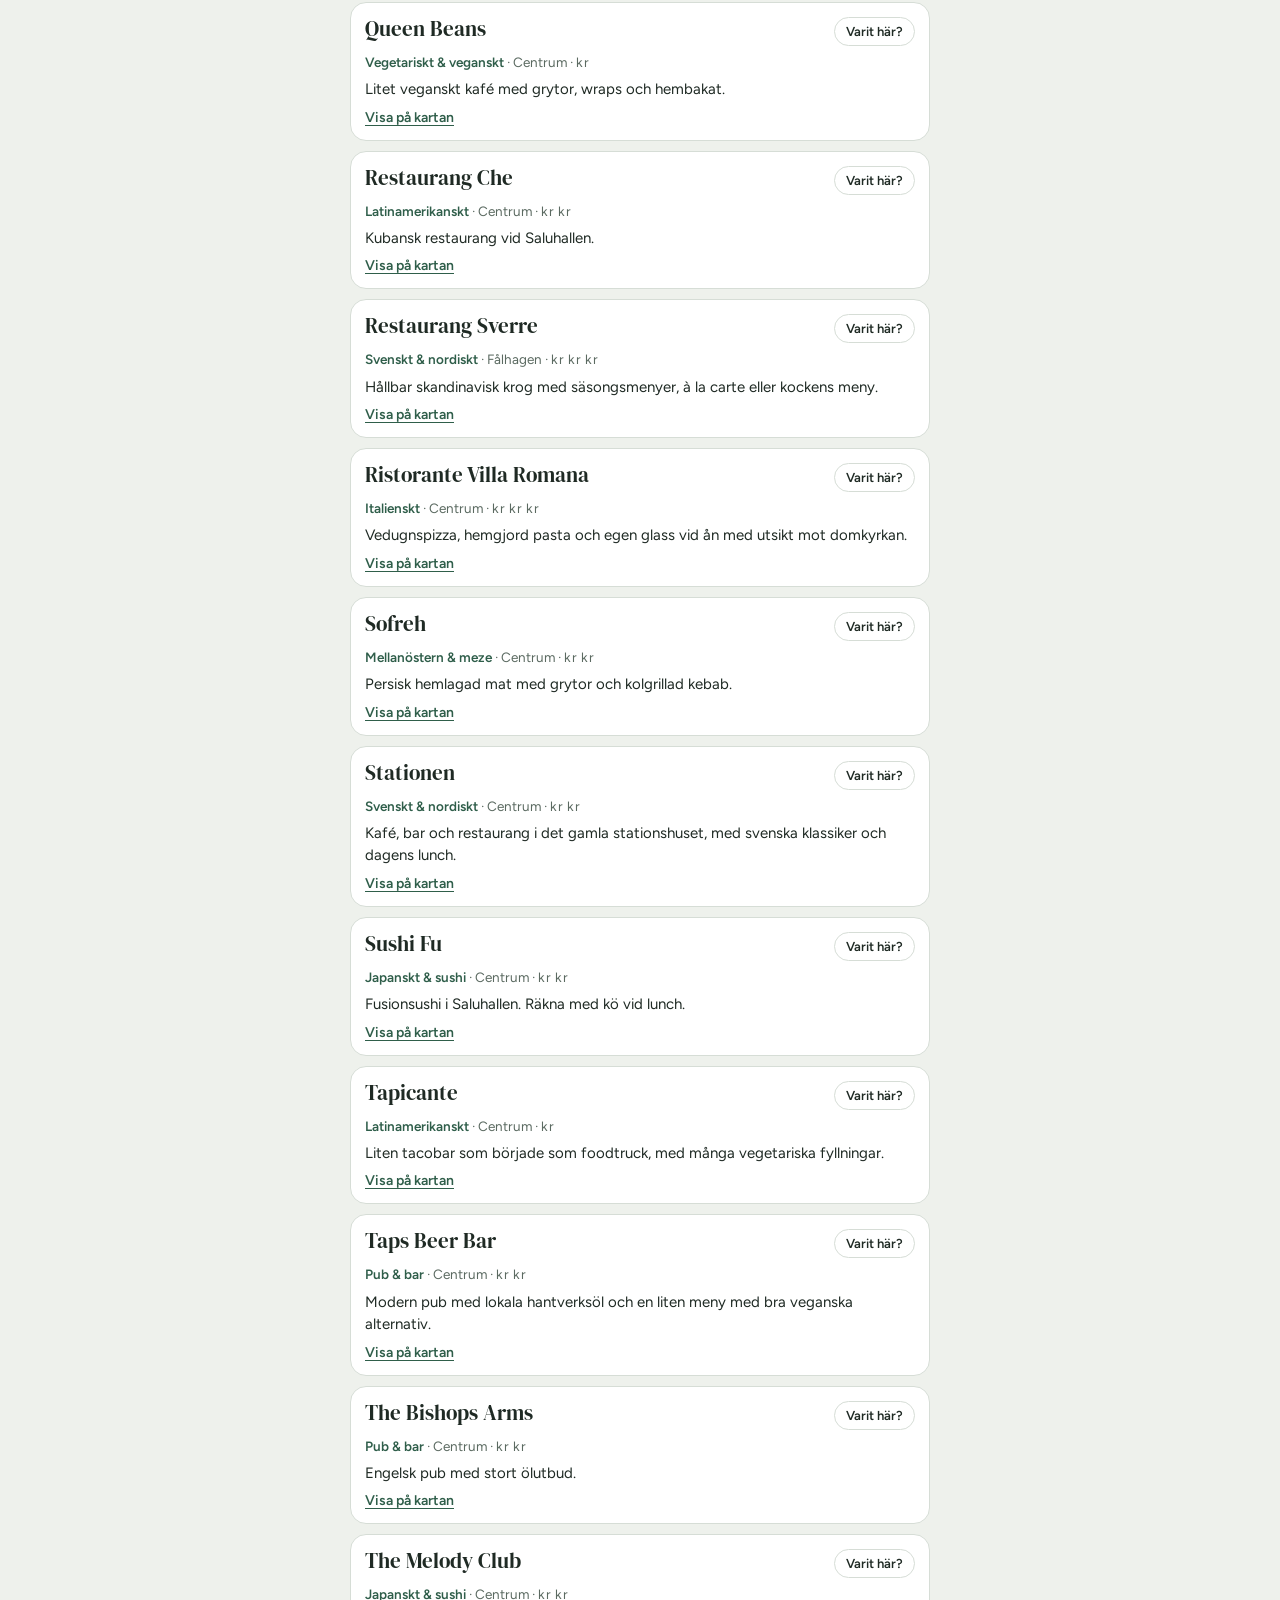
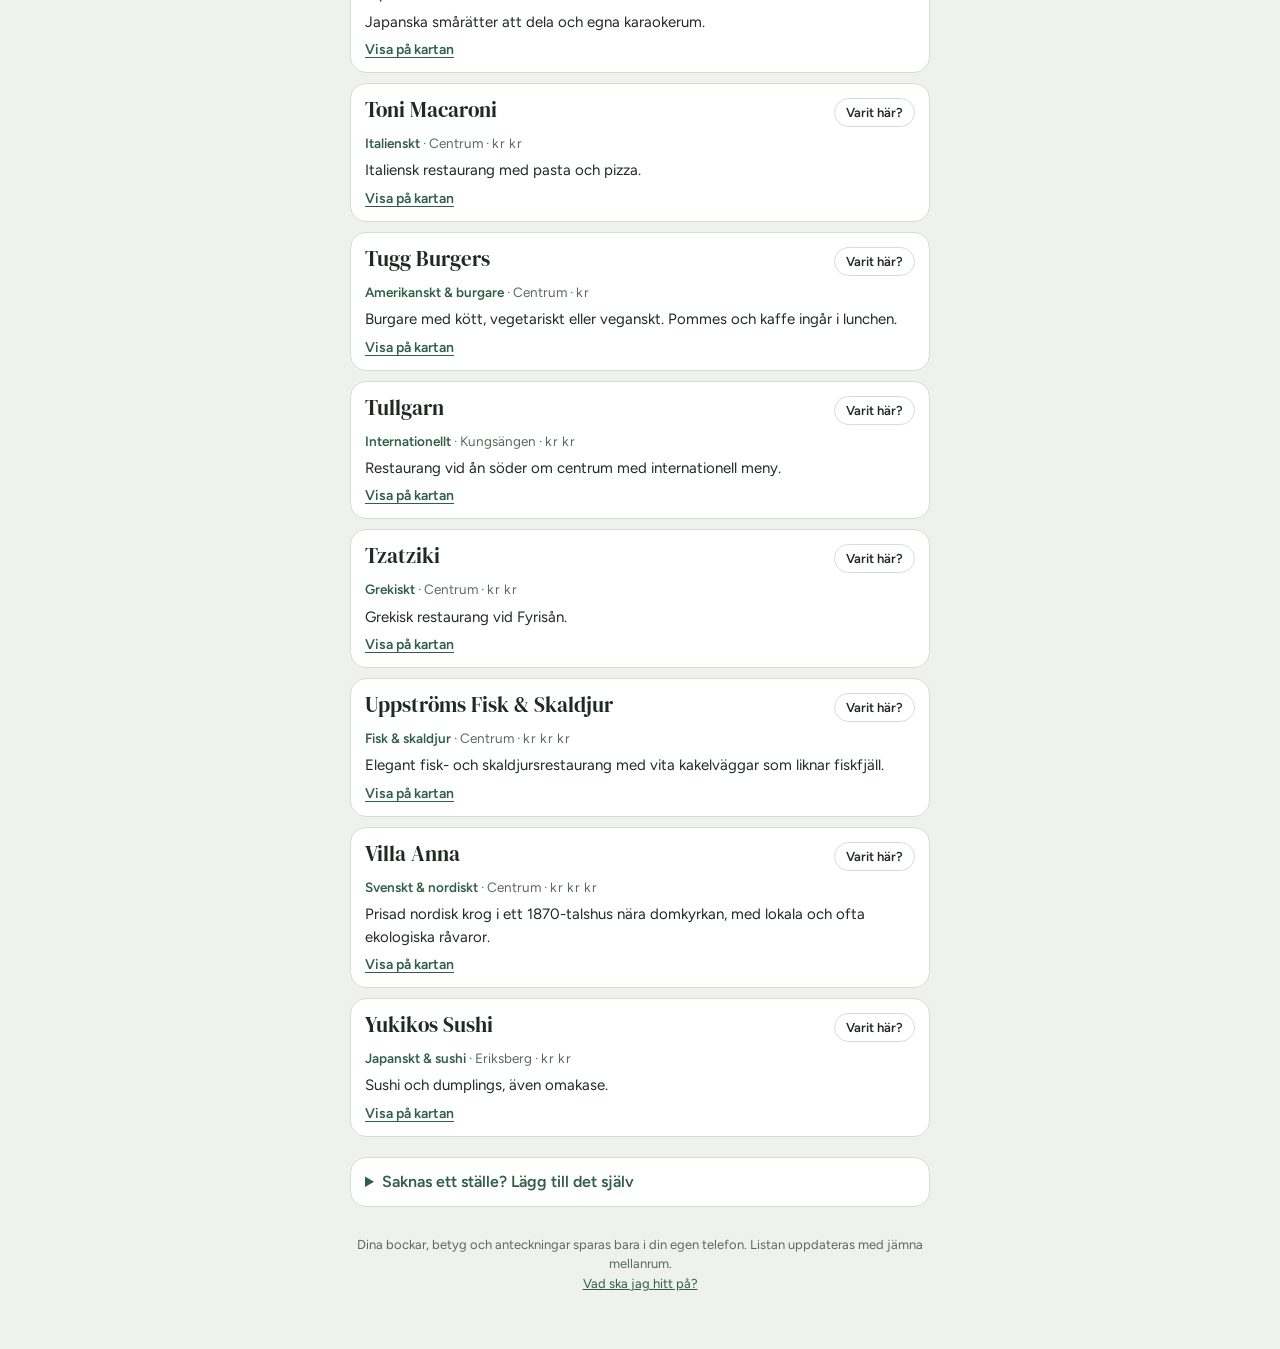
<file: tallriken/index.html>
<!doctype html>
<html lang="sv">
<head>
<meta charset="utf-8">
<meta name="viewport" content="width=device-width,initial-scale=1,viewport-fit=cover">
<title>Uppsala på tallriken</title>
<meta name="theme-color" content="#2F5E4A">
<meta name="description" content="Uppsalas restauranger att bocka av, med kök, område och egna betyg.">
<link rel="manifest" href="manifest.webmanifest">
<link rel="icon" href="icon-192.png" type="image/png">
<link rel="apple-touch-icon" href="icon-192.png">
<link rel="preconnect" href="https://fonts.googleapis.com">
<link rel="stylesheet" href="https://fonts.googleapis.com/css2?family=DM+Serif+Display&family=Figtree:wght@400;500;600;700&display=swap">
<style>
/* Layout: a menu card in a pocket. One column; the plate-ring counter is the hero, the list is the menu. */
:root{
  --bg:#EEF1EC; --surface:#FFFFFF; --ink:#1F2A24; --muted:#5B6A61; --line:#D6DDD6;
  --herb:#2F5E4A; --herb-soft:#E1EBE4; --chili:#C8412C; --butter:#F2C14E; --butter-ink:#2D2005;
  --display:"DM Serif Display", Georgia, "Times New Roman", serif;
  --body:"Figtree", system-ui, -apple-system, "Segoe UI", sans-serif;
}
@media (prefers-color-scheme: dark){:root:not([data-theme="light"]){
  --bg:#121815; --surface:#1B231F; --ink:#E9EFEA; --muted:#A1B0A7; --line:#2C3832;
  --herb:#8CC5A8; --herb-soft:#213029; --chili:#EE7058; --butter:#F5CD6A; --butter-ink:#2D2005; color-scheme:dark}}
:root[data-theme="dark"]{
  --bg:#121815; --surface:#1B231F; --ink:#E9EFEA; --muted:#A1B0A7; --line:#2C3832;
  --herb:#8CC5A8; --herb-soft:#213029; --chili:#EE7058; --butter:#F5CD6A; --butter-ink:#2D2005; color-scheme:dark}
*{box-sizing:border-box}
html,body{margin:0}
:root{padding-top:env(safe-area-inset-top,0px);padding-bottom:env(safe-area-inset-bottom,0px)}
body{background:var(--bg);color:var(--ink);font-family:var(--body);font-size:16px;line-height:1.5;
  padding-left:max(16px,env(safe-area-inset-left,0px));padding-right:max(16px,env(safe-area-inset-right,0px))}
.wrap{max-width:580px;margin:0 auto;padding-block:26px 56px;display:flex;flex-direction:column;gap:20px}
.eyebrow{font-size:12px;font-weight:700;letter-spacing:.1em;text-transform:uppercase;color:var(--muted);margin:0}
h1{font-family:var(--display);font-weight:400;font-size:clamp(34px,10vw,46px);line-height:1;margin:4px 0 0;text-wrap:balance}
h1 em{font-style:italic;color:var(--chili)}
h2{font-family:var(--display);font-weight:400;font-size:22px;margin:0}
.hero{display:grid;grid-template-columns:auto 1fr;gap:16px;align-items:center;background:var(--surface);border:1px solid var(--line);border-radius:18px;padding:16px}
.plate{width:92px;height:92px}
.plate .track{fill:none;stroke:var(--herb-soft);stroke-width:10}
.plate .bar{fill:none;stroke:var(--herb);stroke-width:10;stroke-linecap:round;transform:rotate(-90deg);transform-origin:50% 50%;transition:stroke-dashoffset .5s}
.plate text{font-family:var(--display);fill:var(--ink)}
.hero p{margin:0}
.hero .big{font-family:var(--display);font-size:22px;line-height:1.15}
.hero .small{color:var(--muted);font-size:14px}
.go{border:0;background:var(--chili);color:#fff;font:700 18px var(--body);padding:16px;border-radius:14px;cursor:pointer}
.go:active{transform:translateY(1px)}
button:focus-visible,a:focus-visible,input:focus-visible,select:focus-visible,textarea:focus-visible{outline:3px solid var(--butter);outline-offset:2px}
.pick{background:var(--herb-soft);border-radius:16px;padding:16px;display:flex;flex-direction:column;gap:6px}
.pick h3{font-family:var(--display);font-weight:400;font-size:24px;margin:0}
.pick p{margin:0}
.search{width:100%;border:1.5px solid var(--line);background:var(--surface);color:var(--ink);border-radius:12px;padding:12px 14px;font:500 16px var(--body)}
.filters{display:flex;flex-direction:column;gap:10px}
.chips{display:flex;gap:6px;overflow-x:auto;padding-bottom:4px;scrollbar-width:none}
.chips::-webkit-scrollbar{display:none}
.chips button{flex:none;border:1.5px solid var(--line);background:var(--surface);color:var(--ink);border-radius:999px;padding:7px 12px;font:500 14px var(--body);cursor:pointer;white-space:nowrap}
.chips button[aria-pressed="true"]{background:var(--herb);border-color:var(--herb);color:var(--surface);font-weight:600}
.row{display:flex;gap:8px;flex-wrap:wrap}
.row select{flex:1 1 140px;min-width:0;border:1.5px solid var(--line);background:var(--surface);color:var(--ink);border-radius:10px;padding:9px 10px;font:500 14px var(--body)}
.count{color:var(--muted);font-size:14px;margin:0}
.list{display:flex;flex-direction:column;gap:10px;list-style:none;margin:0;padding:0}
.r{background:var(--surface);border:1px solid var(--line);border-radius:16px;padding:14px 14px 12px;display:flex;flex-direction:column;gap:6px}
.r.been{border-color:color-mix(in srgb,var(--herb) 45%,var(--line))}
.r .top{display:flex;justify-content:space-between;gap:10px;align-items:start}
.r h3{font-family:var(--display);font-weight:400;font-size:21px;line-height:1.15;margin:0;min-width:0}
.r .meta{font-size:13.5px;color:var(--muted);margin:0}
.r .meta b{color:var(--herb);font-weight:600}
.r .desc{margin:0;font-size:15px}
.r .links{display:flex;gap:14px;flex-wrap:wrap;font-size:14px}
.r .links a{color:var(--herb);font-weight:600;text-underline-offset:3px}
.tick{flex:none;border:1.5px solid var(--line);background:var(--surface);color:var(--ink);border-radius:999px;padding:6px 11px;font:600 13px var(--body);cursor:pointer;white-space:nowrap}
.tick[aria-pressed="true"]{background:var(--herb);border-color:var(--herb);color:var(--surface)}
.mine{display:flex;flex-direction:column;gap:8px;border-top:1px dashed var(--line);padding-top:8px;margin-top:2px}
.stars{display:flex;gap:2px;align-items:center}
.stars span{font-size:13px;color:var(--muted);margin-right:6px}
.stars button{background:none;border:0;padding:2px;font-size:22px;line-height:1;color:var(--line);cursor:pointer}
.stars button.on{color:var(--butter)}
.mine textarea{width:100%;min-height:44px;border:1.5px solid var(--line);background:var(--bg);color:var(--ink);border-radius:10px;padding:8px 10px;font:400 14.5px var(--body);resize:vertical}
.mine .when{font-size:13px;color:var(--muted)}
.price{letter-spacing:.05em}
.empty{color:var(--muted);margin:0}
details.add{background:var(--surface);border:1px solid var(--line);border-radius:16px;padding:12px 14px}
details.add summary{cursor:pointer;font-weight:600;color:var(--herb)}
.add form{display:flex;flex-direction:column;gap:8px;margin-top:10px}
.add input,.add select{border:1.5px solid var(--line);background:var(--bg);color:var(--ink);border-radius:10px;padding:10px;font:500 15px var(--body);min-width:0}
.add button{align-self:flex-start;border:0;background:var(--herb);color:var(--surface);font:600 15px var(--body);padding:10px 16px;border-radius:10px;cursor:pointer}
.install{border:1.5px solid var(--herb);background:var(--surface);color:var(--herb);font:600 15px var(--body);padding:12px;border-radius:12px;cursor:pointer}
.foot{font-size:13px;color:var(--muted);text-align:center;margin:8px 0 0}
.foot a{color:var(--herb)}
</style>
</head>
<body>
<div class="wrap">
  <header>
    <p class="eyebrow">Uppsalas restauranger att bocka av</p>
    <h1>Uppsala på <em>tallriken</em></h1>
  </header>

  <section class="hero" aria-label="Din tallrik">
    <svg class="plate" viewBox="0 0 100 100" aria-hidden="true">
      <circle class="track" cx="50" cy="50" r="42"/>
      <circle class="bar" id="ring" cx="50" cy="50" r="42" stroke-dasharray="263.9" stroke-dashoffset="263.9"/>
      <text x="50" y="58" text-anchor="middle" font-size="26" id="ringNum">0</text>
    </svg>
    <div>
      <p class="big" id="heroBig">Du har ätit på 0 ställen</p>
      <p class="small" id="heroSmall">av 0 restauranger i listan</p>
    </div>
  </section>

  <button class="go" id="go" type="button">Slumpa en jag inte testat</button>
  <section class="pick" id="pick" hidden aria-live="polite"></section>
  <button class="install" id="install" type="button" hidden>Lägg appen på hemskärmen</button>

  <section class="filters" aria-label="Filter">
    <input class="search" id="q" type="search" placeholder="Sök restaurang, kök eller gata" aria-label="Sök">
    <div class="chips" id="kok" role="group" aria-label="Kök"></div>
    <div class="row">
      <select id="omrade" aria-label="Område"></select>
      <select id="pris" aria-label="Pris">
        <option value="">Alla prisnivåer</option><option value="1">Billigt (kr)</option><option value="2">Mellan (kr kr)</option><option value="3">Lyxigt (kr kr kr)</option>
      </select>
      <select id="status" aria-label="Status">
        <option value="">Alla</option><option value="nej">Inte testat än</option><option value="ja">Varit där</option>
      </select>
    </div>
    <p class="count" id="count"></p>
  </section>

  <ul class="list" id="list"></ul>
  <p class="empty" id="empty" hidden>Inga restauranger matchar. Prova att ta bort ett filter.</p>

  <details class="add">
    <summary>Saknas ett ställe? Lägg till det själv</summary>
    <form id="addForm">
      <input id="aNamn" placeholder="Namn" required>
      <select id="aKok" aria-label="Kök"></select>
      <input id="aOmr" placeholder="Område eller adress">
      <button type="submit">Lägg till</button>
    </form>
  </details>

  <p class="foot">Dina bockar, betyg och anteckningar sparas bara i din egen telefon. Listan uppdateras med jämna mellanrum.<br><a href="../hitt-pa/">Vad ska jag hitt på?</a></p>
</div>

<script>
const PRIS=["","kr","kr kr","kr kr kr"];
const KEY="upt-v1", OWN="upt-egna";
const $=id=>document.getElementById(id);
function load(k,d){try{return JSON.parse(localStorage.getItem(k))??d}catch(e){return d}}
function save(k,v){try{localStorage.setItem(k,JSON.stringify(v))}catch(e){}}
let mine=load(KEY,{}), own=load(OWN,[]), R=[], kok="";
const months=["jan","feb","mars","april","maj","juni","juli","aug","sep","okt","nov","dec"];
function all(){return R.concat(own.map(o=>({...o,egen:true})))}
function been(n){return !!(mine[n]&&mine[n].d)}

function updateHero(){
  const list=all(), n=list.filter(r=>been(r.namn)).length, tot=list.length;
  $("ringNum").textContent=n;
  $("ring").setAttribute("stroke-dashoffset",(263.9*(1-(tot?n/tot:0))).toFixed(1));
  $("heroBig").textContent=n===0?"Dags att börja äta dig igenom stan":n===1?"Du har ätit på 1 ställe":"Du har ätit på "+n+" ställen";
  $("heroSmall").textContent="av "+tot+" restauranger i listan";
}

function buildFilters(){
  const koks=[...new Set(all().map(r=>r.kok))].sort((a,b)=>a.localeCompare(b,"sv"));
  $("kok").innerHTML="";
  [["","Alla kök"]].concat(koks.map(k=>[k,k])).forEach(([v,l])=>{
    const b=document.createElement("button");b.type="button";b.textContent=l;b.setAttribute("aria-pressed",v===kok);
    b.addEventListener("click",()=>{kok=v;[...$("kok").children].forEach(x=>x.setAttribute("aria-pressed",x===b));render()});
    $("kok").appendChild(b);
  });
  const omr=[...new Set(all().map(r=>r.omrade))].sort((a,b)=>a.localeCompare(b,"sv"));
  const cur=$("omrade").value;
  $("omrade").innerHTML='<option value="">Alla områden</option>'+omr.map(o=>'<option></option>').join("");
  [...$("omrade").options].slice(1).forEach((o,i)=>{o.value=omr[i];o.textContent=omr[i]});
  $("omrade").value=cur;
  $("aKok").innerHTML="";koks.forEach(k=>{const o=document.createElement("option");o.textContent=k;$("aKok").appendChild(o)});
}

function filtered(){
  const q=$("q").value.trim().toLowerCase(), o=$("omrade").value, p=$("pris").value, s=$("status").value;
  return all().filter(r=>(!kok||r.kok===kok)&&(!o||r.omrade===o)&&(!p||String(r.pris)===p)
    &&(!s||(s==="ja")===been(r.namn))
    &&(!q||(r.namn+" "+r.kok+" "+(r.adress||"")+" "+r.omrade+" "+(r.beskrivning||"")).toLowerCase().includes(q)))
    .sort((a,b)=>a.namn.localeCompare(b.namn,"sv"));
}

function mapsUrl(r){return "https://www.google.com/maps/search/?api=1&query="+encodeURIComponent(r.namn+" "+(r.adress||"")+" Uppsala")}

function card(r){
  const li=document.createElement("li"); li.className="r"+(been(r.namn)?" been":"");
  const m=mine[r.namn]||{};
  li.innerHTML='<div class="top"><h3></h3><button class="tick" type="button"></button></div><p class="meta"></p><p class="desc"></p><div class="links"><a target="_blank" rel="noopener">Visa på kartan</a></div>';
  li.querySelector("h3").textContent=r.namn;
  const meta=li.querySelector(".meta");
  const b=document.createElement("b");b.textContent=r.kok;meta.appendChild(b);
  meta.append(" · "+r.omrade+(r.pris?" · ":""));
  if(r.pris){const s=document.createElement("span");s.className="price";s.textContent=PRIS[r.pris];meta.appendChild(s)}
  if(r.egen) meta.append(" · tillagd av dig");
  const d=li.querySelector(".desc"); if(r.beskrivning) d.textContent=r.beskrivning; else d.remove();
  li.querySelector("a").href=mapsUrl(r);
  const t=li.querySelector(".tick");
  t.setAttribute("aria-pressed",been(r.namn)); t.textContent=been(r.namn)?"✓ Varit här":"Varit här?";
  t.addEventListener("click",()=>{
    if(been(r.namn)){mine[r.namn]={...m,d:null}} else {const n=new Date();mine[r.namn]={...m,d:n.getDate()+" "+months[n.getMonth()]+" "+n.getFullYear()}}
    save(KEY,mine); li.replaceWith(card(r)); updateHero(); updateCount();
  });
  if(been(r.namn)){
    const box=document.createElement("div");box.className="mine";
    box.innerHTML='<div class="stars"><span>Mitt betyg</span></div><span class="when"></span><textarea placeholder="Vad åt du? Vad vill du testa nästa gång?" aria-label="Anteckning"></textarea>';
    box.querySelector(".when").textContent="Var här "+m.d;
    const st=box.querySelector(".stars");
    for(let i=1;i<=5;i++){const sb=document.createElement("button");sb.type="button";sb.textContent="★";sb.setAttribute("aria-label",i+" av 5");if((m.r||0)>=i)sb.className="on";
      sb.addEventListener("click",()=>{mine[r.namn].r=(mine[r.namn].r===i?0:i);save(KEY,mine);[...st.querySelectorAll("button")].forEach((x,j)=>x.className=(mine[r.namn].r>j?"on":""))});st.appendChild(sb)}
    const ta=box.querySelector("textarea");ta.value=m.n||"";
    ta.addEventListener("input",()=>{mine[r.namn].n=ta.value;save(KEY,mine)});
    li.appendChild(box);
  }
  return li;
}

function updateCount(){const n=filtered().length;$("count").textContent=n+(n===1?" restaurang":" restauranger")}
function render(){
  const list=filtered(); $("list").innerHTML="";
  list.forEach(r=>$("list").appendChild(card(r)));
  $("empty").hidden=list.length>0; updateCount();
}

$("go").addEventListener("click",()=>{
  let pool=filtered().filter(r=>!been(r.namn));
  if(!pool.length) pool=all().filter(r=>!been(r.namn));
  const p=$("pick"); p.hidden=false; p.innerHTML="";
  if(!pool.length){p.innerHTML='<p>Du har ätit på alla ställen i listan. Imponerande! Lägg till fler längst ner.</p>';return}
  const r=pool[Math.floor(Math.random()*pool.length)];
  p.innerHTML='<p class="eyebrow">Testa den här</p><h3></h3><p class="meta"></p><p></p><a target="_blank" rel="noopener" style="color:var(--herb);font-weight:600">Visa på kartan</a>';
  p.querySelector("h3").textContent=r.namn;
  p.querySelector(".meta").textContent=r.kok+" · "+r.omrade+(r.pris?" · "+PRIS[r.pris]:"");
  p.querySelectorAll("p")[2].textContent=r.beskrivning||"";
  p.querySelector("a").href=mapsUrl(r);
});

["q","omrade","pris","status"].forEach(id=>$(id).addEventListener(id==="q"?"input":"change",render));

$("addForm").addEventListener("submit",e=>{
  e.preventDefault();
  const namn=$("aNamn").value.trim(); if(!namn) return;
  own.push({namn,kok:$("aKok").value,omrade:$("aOmr").value.trim()||"Uppsala",pris:0,beskrivning:"",adress:$("aOmr").value.trim()});
  save(OWN,own); $("aNamn").value="";$("aOmr").value="";
  buildFilters(); render(); updateHero();
});

fetch("restauranger.json",{cache:"no-cache"}).then(r=>r.json()).then(d=>{R=d.restauranger||[]}).catch(()=>{R=[]}).finally(()=>{buildFilters();render();updateHero()});

let deferred;window.addEventListener("beforeinstallprompt",e=>{e.preventDefault();deferred=e;$("install").hidden=false});
$("install").addEventListener("click",async()=>{if(!deferred)return;deferred.prompt();await deferred.userChoice;deferred=null;$("install").hidden=true});
window.addEventListener("appinstalled",()=>{$("install").hidden=true});
if("serviceWorker" in navigator){window.addEventListener("load",()=>navigator.serviceWorker.register("sw.js").catch(()=>{}))}
</script>
</body>
</html>
</file>
<file: blend-lab/css/style.css>
:root {
  --bg: #faf8f5;
  --card: #ffffff;
  --ink: #1d1b1a;
  --ink-2: #5f5a55;
  --ink-3: #9a948d;
  --line: #ece7e1;
  --soft: #f3efea;
  --accent: #1d1b1a;
  --warn: #b4541a;
  --ok: #2f7d4f;
  --r: 20px;
  --shadow: 0 1px 2px rgba(40, 30, 20, .05), 0 6px 24px rgba(40, 30, 20, .06);
  --hatch: repeating-linear-gradient(135deg, #efebe6 0 6px, #f8f6f3 6px 12px);
  font-family: system-ui, -apple-system, "Segoe UI", Roboto, sans-serif;
  color: var(--ink);
  -webkit-tap-highlight-color: transparent;
}
* { box-sizing: border-box; }
body { margin: 0; background: var(--bg); padding-bottom: calc(84px + env(safe-area-inset-bottom)); }
button, input, select { font: inherit; color: inherit; }
button { cursor: pointer; }

/* Header */
.top { position: sticky; top: 0; z-index: 5; display: flex; align-items: center; justify-content: space-between;
  padding: calc(12px + env(safe-area-inset-top)) 18px 12px; background: rgba(250, 248, 245, .92); backdrop-filter: blur(12px); }
.brand { display: flex; align-items: center; gap: 12px; }
.mark { width: 34px; height: 34px; border-radius: 11px;
  background: linear-gradient(135deg, #f6c94c, #ef7d6a 35%, #b46fc7 65%, #4f8fd8); box-shadow: var(--shadow); }
h1 { font-size: 18px; margin: 0; letter-spacing: -.01em; }
.top p { margin: 1px 0 0; font-size: 12.5px; color: var(--ink-2); }
.lang { display: flex; background: var(--soft); border-radius: 99px; padding: 3px; }
.lang button { border: 0; background: none; padding: 5px 10px; border-radius: 99px; font-size: 12.5px; font-weight: 600; color: var(--ink-2); }
.lang button.on { background: var(--card); color: var(--ink); box-shadow: var(--shadow); }

main { max-width: 560px; margin: 0 auto; padding: 4px 14px 16px; }
.card { background: var(--card); border-radius: var(--r); box-shadow: var(--shadow); padding: 16px; margin: 12px 0; }
.card h2 { font-size: 15px; margin: 0 0 10px; }
.muted { color: var(--ink-2); font-size: 13.5px; line-height: 1.45; }
.small { font-size: 12.5px; color: var(--ink-3); }
.label { font-size: 12px; font-weight: 600; text-transform: uppercase; letter-spacing: .06em; color: var(--ink-3); margin-bottom: 8px; }

/* Bottom tabs */
.tabs { position: fixed; bottom: 0; left: 0; right: 0; z-index: 6; display: flex; justify-content: space-around;
  padding: 8px 8px calc(8px + env(safe-area-inset-bottom)); background: rgba(255, 255, 255, .95);
  backdrop-filter: blur(12px); border-top: 1px solid var(--line); }
.tabs button { flex: 1; border: 0; background: none; display: flex; flex-direction: column; align-items: center; gap: 3px;
  font-size: 11.5px; font-weight: 600; color: var(--ink-3); padding: 4px 0; }
.tabs svg { width: 24px; height: 24px; fill: currentColor; stroke: currentColor; }
.tabs button.on { color: var(--ink); }

/* Buttons */
.btn { border: 0; border-radius: 14px; padding: 12px 16px; font-weight: 600; background: var(--soft); }
.btn.primary { background: var(--ink); color: #fff; }
.btn.ghost { background: none; color: var(--ink-2); padding: 8px 10px; }
.btn.danger { background: #fbeee8; color: var(--warn); }
.btn:disabled { opacity: .45; }
.row { display: flex; gap: 10px; align-items: center; }
.wrap { flex-wrap: wrap; }
.grow { flex: 1; }

/* Start / End */
.ends { display: grid; grid-template-columns: 1fr auto 1fr; gap: 8px; align-items: stretch; }
.penbtn { border: 1.5px solid var(--line); background: var(--card); border-radius: 18px; padding: 12px; text-align: left;
  display: flex; flex-direction: column; gap: 8px; min-height: 118px; }
.penbtn .sw { width: 100%; height: 52px; border-radius: 12px; }
.penbtn .code { font-weight: 700; font-size: 16px; }
.penbtn .nm { font-size: 12px; color: var(--ink-2); line-height: 1.25; }
.penbtn.empty .sw { background: var(--hatch); }
.swapbtn { align-self: center; border: 0; background: var(--soft); width: 36px; height: 36px; border-radius: 50%; font-size: 16px; }

/* Stepper & segmented */
.stepper { display: flex; align-items: center; gap: 4px; background: var(--soft); border-radius: 14px; padding: 4px; }
.stepper button { width: 40px; height: 36px; border: 0; border-radius: 10px; background: var(--card); font-size: 20px; font-weight: 600; box-shadow: var(--shadow); }
.stepper span { min-width: 34px; text-align: center; font-weight: 700; font-size: 17px; }
.seg { display: flex; background: var(--soft); border-radius: 14px; padding: 4px; }
.seg button { flex: 1; border: 0; background: none; border-radius: 10px; padding: 9px 6px; font-weight: 600; font-size: 13.5px; color: var(--ink-2); }
.seg button.on { background: var(--card); color: var(--ink); box-shadow: var(--shadow); }
.ctrl { display: flex; justify-content: space-between; align-items: center; gap: 12px; margin-bottom: 14px; }

/* Result */
.band { display: flex; height: 84px; border-radius: 18px; overflow: hidden; box-shadow: inset 0 0 0 1px rgba(0, 0, 0, .04); }
.band div { flex: 1; }
.ideal { display: flex; height: 10px; border-radius: 6px; overflow: hidden; margin-top: 6px; }
.ideal div { flex: 1; }
.stats { display: flex; gap: 8px; margin: 12px 0 4px; }
.stat { flex: 1; background: var(--soft); border-radius: 14px; padding: 10px 12px; }
.stat b { display: block; font-size: 18px; }
.stat span { font-size: 12px; color: var(--ink-2); }
.steplist { list-style: none; margin: 8px 0 0; padding: 0; }
.stepitem { display: flex; align-items: center; gap: 12px; padding: 8px 4px; border-radius: 16px; }
.stepitem.tap:active { background: var(--soft); }
.chip-sw { position: relative; width: 58px; height: 58px; border-radius: 14px; flex: none; overflow: hidden; box-shadow: inset 0 0 0 1px rgba(0, 0, 0, .06); }
.chip-sw i { position: absolute; right: 0; bottom: 0; width: 18px; height: 18px; border-top-left-radius: 8px; box-shadow: -1px -1px 0 2px #fff; }
.stepitem .txt { flex: 1; min-width: 0; }
.stepitem .code { font-weight: 700; font-size: 17px; letter-spacing: .01em; }
.stepitem .nm { font-size: 13px; color: var(--ink-2); white-space: nowrap; overflow: hidden; text-overflow: ellipsis; }
.stepitem .de { font-size: 12px; color: var(--ink-3); }
.stepitem .de.far { color: var(--warn); }
.gap { margin: -2px 0 -2px 33px; padding-left: 12px; border-left: 2px dotted var(--line); font-size: 11.5px; color: var(--ink-3); height: 18px; line-height: 18px; }
.lockbtn { border: 0; background: var(--soft); border-radius: 12px; height: 38px; min-width: 38px; padding: 0 10px; font-size: 12.5px; font-weight: 600; color: var(--ink-2); }
.lockbtn.on { background: var(--ink); color: #fff; }
.tag { font-size: 11px; font-weight: 700; text-transform: uppercase; letter-spacing: .05em; color: var(--ink-3); padding: 0 6px; }
.note { display: flex; gap: 10px; align-items: flex-start; background: #fff7ec; border-radius: 16px; padding: 12px 14px; font-size: 13px; line-height: 1.45; color: #6b4a1f; margin: 12px 0; }
.note b { display: block; margin-bottom: 2px; }
.note.info { background: var(--soft); color: var(--ink-2); }

/* Badges */
.badge { font-size: 11px; font-weight: 700; padding: 3px 8px; border-radius: 99px; white-space: nowrap; }
.badge.official { background: #e6f3ea; color: var(--ok); }
.badge.external { background: #eaf0fb; color: #3a5ea8; }
.badge.swatch { background: #f3ebfa; color: #7a43a8; }
.badge.none { background: var(--soft); color: var(--ink-3); }

/* Markers */
.summary { display: grid; grid-template-columns: 1fr 1fr; gap: 8px; }
.summary .stat b { font-size: 22px; }
.okline { display: flex; align-items: center; gap: 6px; font-size: 13.5px; margin-top: 10px; }
.okline.ok::before { content: "✓"; color: var(--ok); font-weight: 800; }
.okline.bad::before { content: "!"; color: var(--warn); font-weight: 800; }
details { margin-top: 10px; font-size: 13px; }
summary { cursor: pointer; font-weight: 600; color: var(--ink-2); }
.codes { display: flex; flex-wrap: wrap; gap: 4px; margin-top: 8px; }
.codes span { background: var(--soft); border-radius: 8px; padding: 3px 7px; font-size: 12px; font-weight: 600; }
.search { width: 100%; border: 1.5px solid var(--line); background: var(--card); border-radius: 14px; padding: 12px 14px; font-size: 16px; outline: none; }
.search:focus { border-color: var(--ink-3); }
.chips { display: flex; gap: 6px; overflow-x: auto; padding: 10px 0 4px; scrollbar-width: none; }
.chips::-webkit-scrollbar { display: none; }
.chips button { border: 0; flex: none; background: var(--soft); border-radius: 99px; padding: 7px 12px; font-size: 13px; font-weight: 600; color: var(--ink-2); }
.chips button.on { background: var(--ink); color: #fff; }
.plist { list-style: none; margin: 4px 0 0; padding: 0; }
.prow { display: flex; align-items: center; gap: 12px; padding: 9px 4px; border-bottom: 1px solid var(--line); }
.prow:last-child { border-bottom: 0; }
.prow:active { background: var(--soft); }
.prow .sw { width: 44px; height: 44px; border-radius: 12px; flex: none; box-shadow: inset 0 0 0 1px rgba(0, 0, 0, .06); }
.prow .txt { flex: 1; min-width: 0; }
.prow .code { font-weight: 700; }
.prow .nm { font-size: 12.5px; color: var(--ink-2); white-space: nowrap; overflow: hidden; text-overflow: ellipsis; }
.prow .de { font-size: 12.5px; font-weight: 600; color: var(--ink-2); }
.nohex { background: var(--hatch) !important; }
.blendersw { background: radial-gradient(circle at 35% 35%, #fff, #e9e5df) !important; }
.tools { display: grid; grid-template-columns: 1fr 1fr; gap: 8px; }
.tools .btn { font-size: 13.5px; padding: 11px 10px; }

/* Picker grid */
.grid { display: grid; grid-template-columns: repeat(auto-fill, minmax(72px, 1fr)); gap: 8px; margin-top: 8px; }
.tile { border: 0; background: none; padding: 0; text-align: center; }
.tile .sw { height: 56px; border-radius: 14px; box-shadow: inset 0 0 0 1px rgba(0, 0, 0, .06); }
.tile.on .sw { outline: 3px solid var(--ink); outline-offset: 2px; }
.tile .code { font-size: 12.5px; font-weight: 700; margin-top: 4px; }

/* Sheet */
dialog#sheet { border: 0; padding: 0; margin: auto 0 0; width: 100%; max-width: 100%; max-height: 88vh; border-radius: 24px 24px 0 0;
  background: var(--card); color: var(--ink); box-shadow: 0 -10px 40px rgba(0, 0, 0, .15); }
dialog#sheet::backdrop { background: rgba(30, 25, 20, .35); }
@media (min-width: 600px) { dialog#sheet { max-width: 560px; margin: auto; border-radius: 24px; } }
.sheet-body { padding: 10px 18px calc(18px + env(safe-area-inset-bottom)); }
.sheet-head { position: sticky; top: 0; background: var(--card); padding: 8px 0 10px; z-index: 1; }
.sheet-head::before { content: ""; display: block; width: 40px; height: 4px; border-radius: 4px; background: var(--line); margin: 0 auto 12px; }
.sheet-head h3 { margin: 0; font-size: 17px; }
.field { display: block; margin: 12px 0; }
.field span { display: block; font-size: 12.5px; font-weight: 600; color: var(--ink-2); margin-bottom: 6px; }
.field input, .field select { width: 100%; border: 1.5px solid var(--line); border-radius: 12px; padding: 11px 12px; font-size: 16px; background: var(--card); }
.field input[readonly] { background: var(--soft); }
.hexrow { display: flex; gap: 8px; }
.hexrow input[type=color] { width: 56px; padding: 4px; height: 48px; flex: none; }
.preview { height: 64px; border-radius: 14px; margin-top: 6px; box-shadow: inset 0 0 0 1px rgba(0, 0, 0, .06); }
.err { color: var(--warn); font-size: 13px; min-height: 18px; }

#toast { position: fixed; left: 50%; bottom: calc(92px + env(safe-area-inset-bottom)); transform: translateX(-50%) translateY(20px);
  background: var(--ink); color: #fff; padding: 11px 16px; border-radius: 14px; font-size: 13.5px; max-width: calc(100% - 32px);
  opacity: 0; pointer-events: none; transition: .25s; z-index: 20; }
#toast.show { opacity: 1; transform: translateX(-50%) translateY(0); }

.empty { text-align: center; padding: 28px 18px; }
.empty .art { display: flex; justify-content: center; gap: 6px; margin-bottom: 14px; }
.empty .art i { width: 26px; height: 60px; border-radius: 9px; background: var(--hatch); }
.empty h2 { font-size: 18px; }
</file>
<file: ohuhupaletten/css/style.css>
:root {
  --bg: #faf8f5;
  --card: #ffffff;
  --ink: #1d1b1a;
  --ink-2: #5f5a55;
  --ink-3: #9a948d;
  --line: #ece7e1;
  --soft: #f3efea;
  --accent: #1d1b1a;
  --warn: #b4541a;
  --ok: #2f7d4f;
  --r: 20px;
  --shadow: 0 1px 2px rgba(40, 30, 20, .05), 0 6px 24px rgba(40, 30, 20, .06);
  --hatch: repeating-linear-gradient(135deg, #efebe6 0 6px, #f8f6f3 6px 12px);
  font-family: system-ui, -apple-system, "Segoe UI", Roboto, sans-serif;
  color: var(--ink);
  -webkit-tap-highlight-color: transparent;
}
* { box-sizing: border-box; }
body { margin: 0; background: var(--bg); padding-bottom: calc(84px + env(safe-area-inset-bottom)); }
button, input, select { font: inherit; color: inherit; }
button { cursor: pointer; }

/* Header */
.top { position: sticky; top: 0; z-index: 5; display: flex; align-items: center; justify-content: space-between;
  padding: calc(12px + env(safe-area-inset-top)) 18px 12px; background: rgba(250, 248, 245, .92); backdrop-filter: blur(12px); }
.brand { display: flex; align-items: center; gap: 12px; }
.mark { width: 34px; height: 34px; border-radius: 11px;
  background: linear-gradient(135deg, #f6c94c, #ef7d6a 35%, #b46fc7 65%, #4f8fd8); box-shadow: var(--shadow); }
h1 { font-size: 18px; margin: 0; letter-spacing: -.01em; }
.top p { margin: 1px 0 0; font-size: 12.5px; color: var(--ink-2); }
.lang { display: flex; background: var(--soft); border-radius: 99px; padding: 3px; }
.lang button { border: 0; background: none; padding: 5px 10px; border-radius: 99px; font-size: 12.5px; font-weight: 600; color: var(--ink-2); }
.lang button.on { background: var(--card); color: var(--ink); box-shadow: var(--shadow); }

main { max-width: 560px; margin: 0 auto; padding: 4px 14px 16px; }
.card { background: var(--card); border-radius: var(--r); box-shadow: var(--shadow); padding: 16px; margin: 12px 0; }
.card h2 { font-size: 15px; margin: 0 0 10px; }
.muted { color: var(--ink-2); font-size: 13.5px; line-height: 1.45; }
.small { font-size: 12.5px; color: var(--ink-3); }
.label { font-size: 12px; font-weight: 600; text-transform: uppercase; letter-spacing: .06em; color: var(--ink-3); margin-bottom: 8px; }

/* Bottom tabs */
.tabs { position: fixed; bottom: 0; left: 0; right: 0; z-index: 6; display: flex; justify-content: space-around;
  padding: 8px 8px calc(8px + env(safe-area-inset-bottom)); background: rgba(255, 255, 255, .95);
  backdrop-filter: blur(12px); border-top: 1px solid var(--line); }
.tabs button { flex: 1; border: 0; background: none; display: flex; flex-direction: column; align-items: center; gap: 3px;
  font-size: 11.5px; font-weight: 600; color: var(--ink-3); padding: 4px 0; }
.tabs svg { width: 24px; height: 24px; fill: currentColor; stroke: currentColor; }
.tabs button.on { color: var(--ink); }

/* Buttons */
.btn { border: 0; border-radius: 14px; padding: 12px 16px; font-weight: 600; background: var(--soft); }
.btn.primary { background: var(--ink); color: #fff; }
.btn.ghost { background: none; color: var(--ink-2); padding: 8px 10px; }
.btn.danger { background: #fbeee8; color: var(--warn); }
.btn:disabled { opacity: .45; }
.row { display: flex; gap: 10px; align-items: center; }
.wrap { flex-wrap: wrap; }
.grow { flex: 1; }

/* Start / End */
.ends { display: grid; grid-template-columns: 1fr auto 1fr; gap: 8px; align-items: stretch; }
.penbtn { border: 1.5px solid var(--line); background: var(--card); border-radius: 18px; padding: 12px; text-align: left;
  display: flex; flex-direction: column; gap: 8px; min-height: 118px; }
.penbtn .sw { width: 100%; height: 52px; border-radius: 12px; }
.penbtn .code { font-weight: 700; font-size: 16px; }
.penbtn .nm { font-size: 12px; color: var(--ink-2); line-height: 1.25; }
.penbtn.empty .sw { background: var(--hatch); }
.swapbtn { align-self: center; border: 0; background: var(--soft); width: 36px; height: 36px; border-radius: 50%; font-size: 16px; }

/* Stepper & segmented */
.stepper { display: flex; align-items: center; gap: 4px; background: var(--soft); border-radius: 14px; padding: 4px; }
.stepper button { width: 40px; height: 36px; border: 0; border-radius: 10px; background: var(--card); font-size: 20px; font-weight: 600; box-shadow: var(--shadow); }
.stepper span { min-width: 34px; text-align: center; font-weight: 700; font-size: 17px; }
.seg { display: flex; background: var(--soft); border-radius: 14px; padding: 4px; }
.seg button { flex: 1; border: 0; background: none; border-radius: 10px; padding: 9px 6px; font-weight: 600; font-size: 13.5px; color: var(--ink-2); }
.seg button.on { background: var(--card); color: var(--ink); box-shadow: var(--shadow); }
.ctrl { display: flex; justify-content: space-between; align-items: center; gap: 12px; margin-bottom: 14px; }

/* Result */
.band { display: flex; height: 84px; border-radius: 18px; overflow: hidden; box-shadow: inset 0 0 0 1px rgba(0, 0, 0, .04); }
.band div { flex: 1; }
.ideal { display: flex; height: 10px; border-radius: 6px; overflow: hidden; margin-top: 6px; }
.ideal div { flex: 1; }
.stats { display: flex; gap: 8px; margin: 12px 0 4px; }
.stat { flex: 1; background: var(--soft); border-radius: 14px; padding: 10px 12px; }
.stat b { display: block; font-size: 18px; }
.stat span { font-size: 12px; color: var(--ink-2); }
.steplist { list-style: none; margin: 8px 0 0; padding: 0; }
.stepitem { display: flex; align-items: center; gap: 12px; padding: 8px 4px; border-radius: 16px; }
.stepitem.tap:active { background: var(--soft); }
.chip-sw { position: relative; width: 58px; height: 58px; border-radius: 14px; flex: none; overflow: hidden; box-shadow: inset 0 0 0 1px rgba(0, 0, 0, .06); }
.chip-sw i { position: absolute; right: 0; bottom: 0; width: 18px; height: 18px; border-top-left-radius: 8px; box-shadow: -1px -1px 0 2px #fff; }
.stepitem .txt { flex: 1; min-width: 0; }
.stepitem .code { font-weight: 700; font-size: 17px; letter-spacing: .01em; }
.stepitem .nm { font-size: 13px; color: var(--ink-2); white-space: nowrap; overflow: hidden; text-overflow: ellipsis; }
.stepitem .de { font-size: 12px; color: var(--ink-3); }
.stepitem .de.far { color: var(--warn); }
.gap { margin: -2px 0 -2px 33px; padding-left: 12px; border-left: 2px dotted var(--line); font-size: 11.5px; color: var(--ink-3); height: 18px; line-height: 18px; }
.lockbtn { border: 0; background: var(--soft); border-radius: 12px; height: 38px; min-width: 38px; padding: 0 10px; font-size: 12.5px; font-weight: 600; color: var(--ink-2); }
.lockbtn.on { background: var(--ink); color: #fff; }
.tag { font-size: 11px; font-weight: 700; text-transform: uppercase; letter-spacing: .05em; color: var(--ink-3); padding: 0 6px; }
.note { display: flex; gap: 10px; align-items: flex-start; background: #fff7ec; border-radius: 16px; padding: 12px 14px; font-size: 13px; line-height: 1.45; color: #6b4a1f; margin: 12px 0; }
.note b { display: block; margin-bottom: 2px; }
.note.info { background: var(--soft); color: var(--ink-2); }

/* Badges */
.badge { font-size: 11px; font-weight: 700; padding: 3px 8px; border-radius: 99px; white-space: nowrap; }
.badge.official { background: #e6f3ea; color: var(--ok); }
.badge.external { background: #eaf0fb; color: #3a5ea8; }
.badge.swatch { background: #f3ebfa; color: #7a43a8; }
.badge.none { background: var(--soft); color: var(--ink-3); }

/* Markers */
.summary { display: grid; grid-template-columns: 1fr 1fr; gap: 8px; }
.summary .stat b { font-size: 22px; }
.okline { display: flex; align-items: center; gap: 6px; font-size: 13.5px; margin-top: 10px; }
.okline.ok::before { content: "✓"; color: var(--ok); font-weight: 800; }
.okline.bad::before { content: "!"; color: var(--warn); font-weight: 800; }
details { margin-top: 10px; font-size: 13px; }
summary { cursor: pointer; font-weight: 600; color: var(--ink-2); }
.codes { display: flex; flex-wrap: wrap; gap: 4px; margin-top: 8px; }
.codes span { background: var(--soft); border-radius: 8px; padding: 3px 7px; font-size: 12px; font-weight: 600; }
.search { width: 100%; border: 1.5px solid var(--line); background: var(--card); border-radius: 14px; padding: 12px 14px; font-size: 16px; outline: none; }
.search:focus { border-color: var(--ink-3); }
.chips { display: flex; gap: 6px; overflow-x: auto; padding: 10px 0 4px; scrollbar-width: none; }
.chips::-webkit-scrollbar { display: none; }
.chips button { border: 0; flex: none; background: var(--soft); border-radius: 99px; padding: 7px 12px; font-size: 13px; font-weight: 600; color: var(--ink-2); }
.chips button.on { background: var(--ink); color: #fff; }
.plist { list-style: none; margin: 4px 0 0; padding: 0; }
.prow { display: flex; align-items: center; gap: 12px; padding: 9px 4px; border-bottom: 1px solid var(--line); }
.prow:last-child { border-bottom: 0; }
.prow:active { background: var(--soft); }
.prow .sw { width: 44px; height: 44px; border-radius: 12px; flex: none; box-shadow: inset 0 0 0 1px rgba(0, 0, 0, .06); }
.prow .txt { flex: 1; min-width: 0; }
.prow .code { font-weight: 700; }
.prow .nm { font-size: 12.5px; color: var(--ink-2); white-space: nowrap; overflow: hidden; text-overflow: ellipsis; }
.prow .de { font-size: 12.5px; font-weight: 600; color: var(--ink-2); }
.nohex { background: var(--hatch) !important; }
.blendersw { background: radial-gradient(circle at 35% 35%, #fff, #e9e5df) !important; }
.tools { display: grid; grid-template-columns: 1fr 1fr; gap: 8px; }
.tools .btn { font-size: 13.5px; padding: 11px 10px; }

/* Picker grid */
.grid { display: grid; grid-template-columns: repeat(auto-fill, minmax(72px, 1fr)); gap: 8px; margin-top: 8px; }
.tile { border: 0; background: none; padding: 0; text-align: center; }
.tile .sw { height: 56px; border-radius: 14px; box-shadow: inset 0 0 0 1px rgba(0, 0, 0, .06); }
.tile.on .sw { outline: 3px solid var(--ink); outline-offset: 2px; }
.tile .code { font-size: 12.5px; font-weight: 700; margin-top: 4px; }

/* Sheet */
dialog#sheet { border: 0; padding: 0; margin: auto 0 0; width: 100%; max-width: 100%; max-height: 88vh; border-radius: 24px 24px 0 0;
  background: var(--card); color: var(--ink); box-shadow: 0 -10px 40px rgba(0, 0, 0, .15); }
dialog#sheet::backdrop { background: rgba(30, 25, 20, .35); }
@media (min-width: 600px) { dialog#sheet { max-width: 560px; margin: auto; border-radius: 24px; } }
.sheet-body { padding: 10px 18px calc(18px + env(safe-area-inset-bottom)); }
.sheet-head { position: sticky; top: 0; background: var(--card); padding: 8px 0 10px; z-index: 1; }
.sheet-head::before { content: ""; display: block; width: 40px; height: 4px; border-radius: 4px; background: var(--line); margin: 0 auto 12px; }
.sheet-head h3 { margin: 0; font-size: 17px; }
.field { display: block; margin: 12px 0; }
.field span { display: block; font-size: 12.5px; font-weight: 600; color: var(--ink-2); margin-bottom: 6px; }
.field input, .field select { width: 100%; border: 1.5px solid var(--line); border-radius: 12px; padding: 11px 12px; font-size: 16px; background: var(--card); }
.field input[readonly] { background: var(--soft); }
.hexrow { display: flex; gap: 8px; }
.hexrow input[type=color] { width: 56px; padding: 4px; height: 48px; flex: none; }
.preview { height: 64px; border-radius: 14px; margin-top: 6px; box-shadow: inset 0 0 0 1px rgba(0, 0, 0, .06); }
.err { color: var(--warn); font-size: 13px; min-height: 18px; }

#toast { position: fixed; left: 50%; bottom: calc(92px + env(safe-area-inset-bottom)); transform: translateX(-50%) translateY(20px);
  background: var(--ink); color: #fff; padding: 11px 16px; border-radius: 14px; font-size: 13.5px; max-width: calc(100% - 32px);
  opacity: 0; pointer-events: none; transition: .25s; z-index: 20; }
#toast.show { opacity: 1; transform: translateX(-50%) translateY(0); }

.empty { text-align: center; padding: 28px 18px; }
.empty .art { display: flex; justify-content: center; gap: 6px; margin-bottom: 14px; }
.empty .art i { width: 26px; height: 60px; border-radius: 9px; background: var(--hatch); }
.empty h2 { font-size: 18px; }

.steps { margin: 4px 0 10px; padding-left: 22px; font-size: 14.5px; line-height: 1.5; }
.steps li { margin: 6px 0; padding-left: 4px; }
.addr { font-size: 12.5px; background: var(--soft); border-radius: 10px; padding: 10px; overflow-wrap: anywhere; }

.infobtn { flex: none; width: 24px; height: 24px; border-radius: 50%; border: 1.5px solid var(--ink-3); background: var(--card);
  color: var(--ink-2); font: italic 700 13px/1 Georgia, serif; display: inline-flex; align-items: center; justify-content: center; padding: 0; }
.stat { position: relative; }
.stat .infobtn { position: absolute; top: 10px; right: 10px; }
.legend { display: flex; align-items: center; justify-content: space-between; gap: 8px; margin-top: 6px; font-size: 12px; color: var(--ink-3); }

.btn.big { width: 100%; padding: 16px; font-size: 16px; border-radius: 16px; margin: 4px 0; }
.anchorbtn { display: flex; align-items: center; gap: 10px; justify-content: flex-start; text-align: left; }
.anchorbtn i { width: 24px; height: 24px; border-radius: 7px; box-shadow: inset 0 0 0 1px rgba(0,0,0,.08); }
.palrow { border-bottom: 1px solid var(--line); padding: 4px 0 10px; }
.palrow:last-child { border-bottom: 0; }
.shadows { display: flex; flex-wrap: wrap; align-items: center; gap: 8px; margin: -2px 0 0 74px; }
.sh { display: inline-flex; align-items: center; gap: 6px; background: var(--soft); border-radius: 10px; padding: 4px 9px 4px 4px; font-size: 13px; font-weight: 700; }
.sh i { width: 22px; height: 22px; border-radius: 7px; }
.tabs button span { white-space: nowrap; }
.chips.wrap { flex-wrap: wrap; overflow: visible; }
.resetrow { display: flex; justify-content: flex-end; margin: 6px 0 -6px; }
.resetrow .btn { font-size: 14px; }

.favbtn { width: 100%; margin-top: 12px; }
.small-band { height: 46px; border-radius: 12px; }
.favcodes { display: flex; flex-wrap: wrap; align-items: center; gap: 6px; margin-top: 10px; }
.favcodes.col { flex-direction: column; align-items: flex-start; }
.favcodes.col > div { display: flex; flex-wrap: wrap; align-items: center; gap: 6px; }
.favcodes .arrow { color: var(--ink-3); font-size: 12px; }
.sh i.nohex { background: var(--hatch); }
.tabs button { font-size: 11px; }

.dirchip { display: inline-flex; align-items: center; gap: 6px; }
.dot { width: 12px; height: 12px; border-radius: 50%; display: inline-block; }
.d-red { background: #e0405a; } .d-orange { background: #f08a2c; } .d-yellow { background: #f2cc35; } .d-green { background: #4caf50; }
.d-teal { background: #20b2aa; } .d-blue { background: #3f7fd9; } .d-purple { background: #8a5cc8; } .d-brown { background: #8a5a32; } .d-grey { background: #9a9a9a; }

.posnr { width: 18px; flex: none; text-align: center; font-size: 12px; font-weight: 700; color: var(--ink-3); }
.pentap { flex: 1; min-width: 0; display: flex; align-items: center; gap: 12px; border: 0; background: none; padding: 0; text-align: left; }
.palrow .stepitem { gap: 8px; }
.palrow .shadows { margin-left: 92px; }

.tip { background: #f1f6ff; border-radius: 16px; padding: 14px 16px; margin: 12px 0 4px; font-size: 14.5px; color: #26406b; }
.tip ul { list-style: none; padding: 0; margin: 8px 0 12px; }
.tip li { margin: 6px 0; }
.tip .btn { padding: 9px 16px; font-size: 14px; }
</file>
